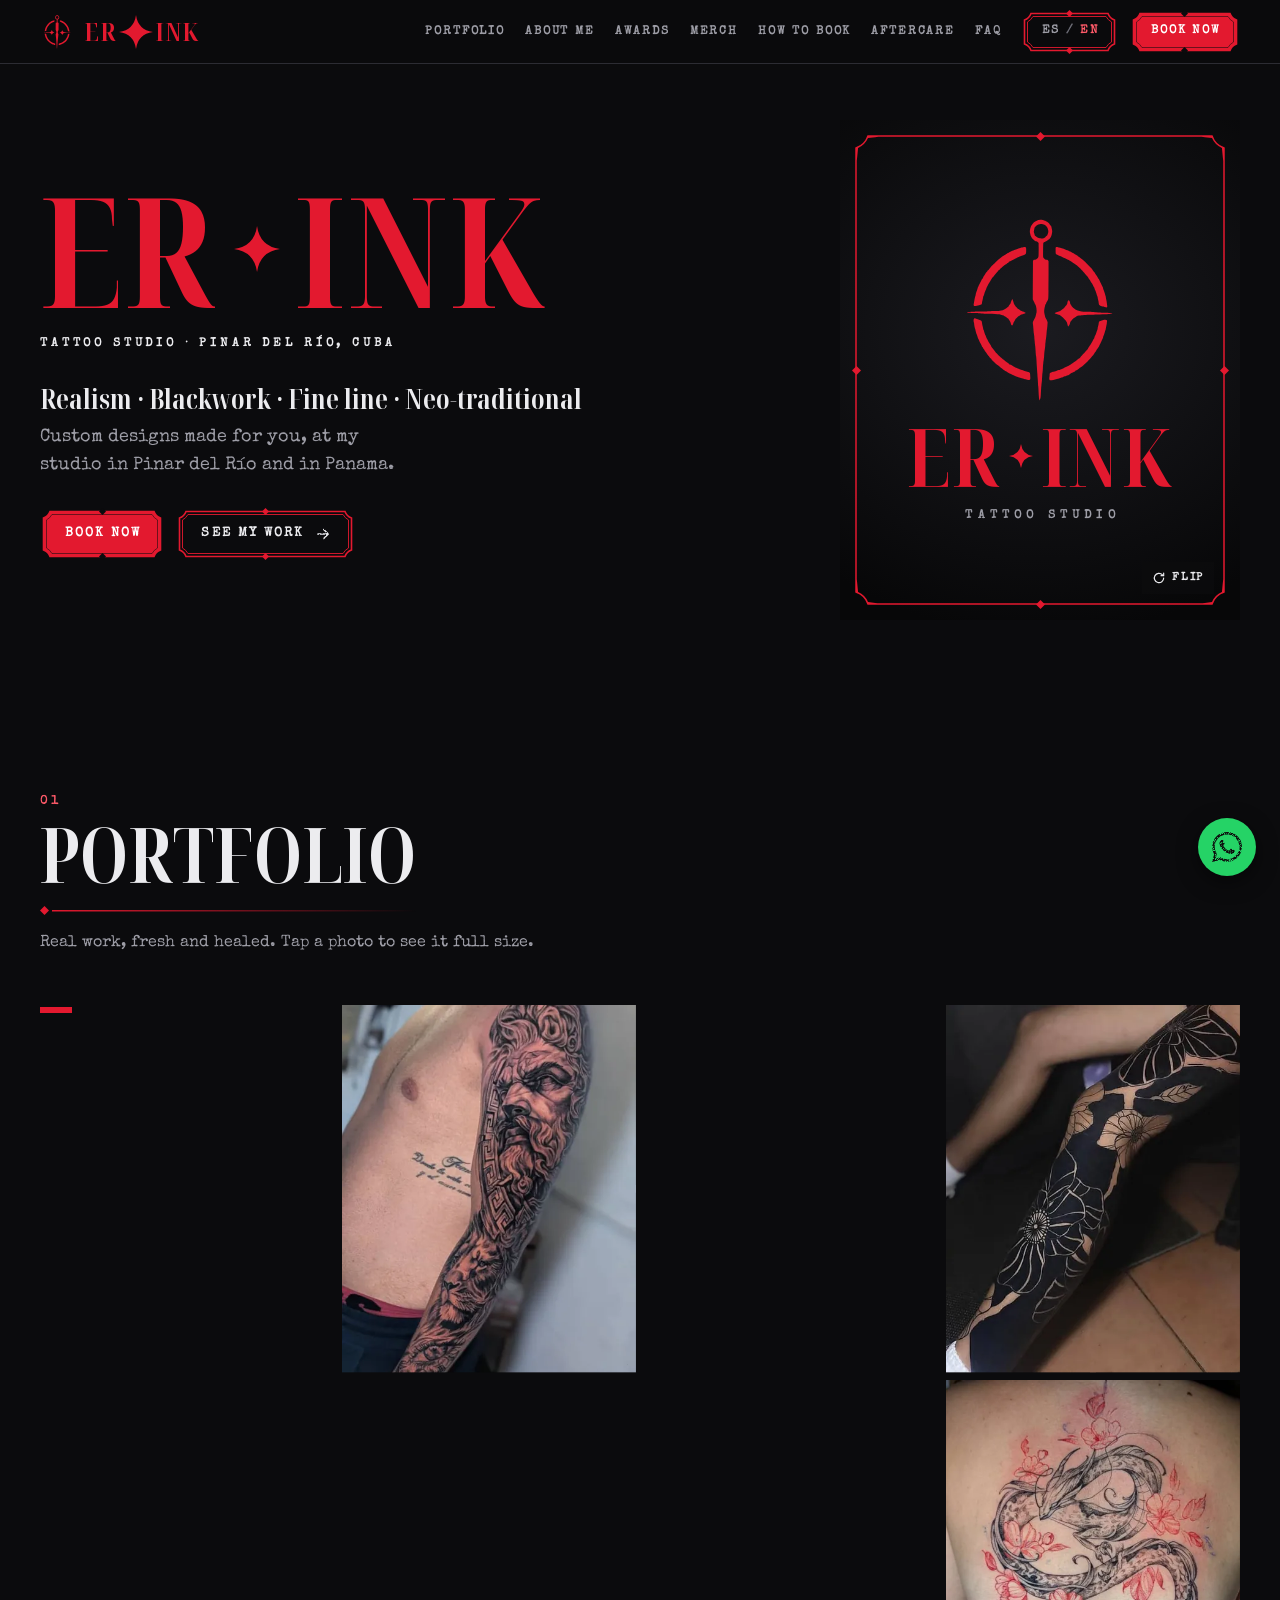
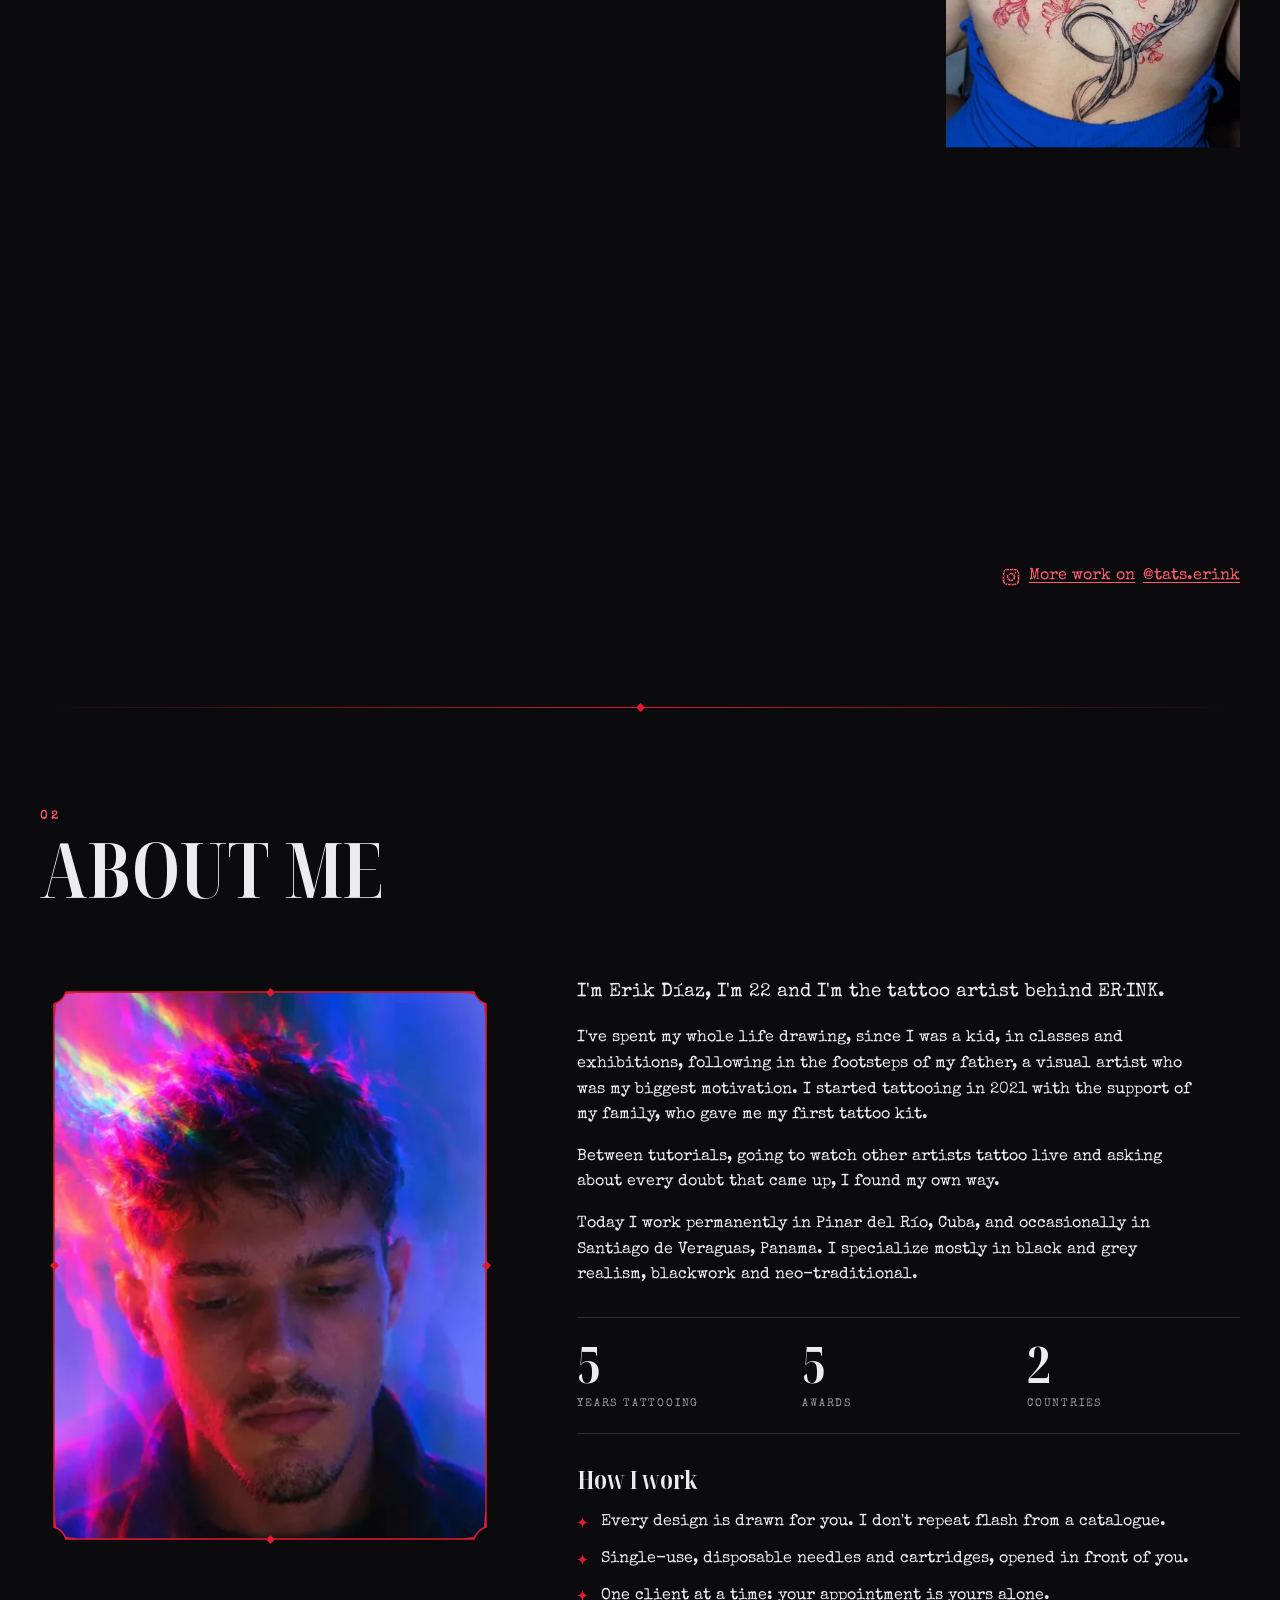
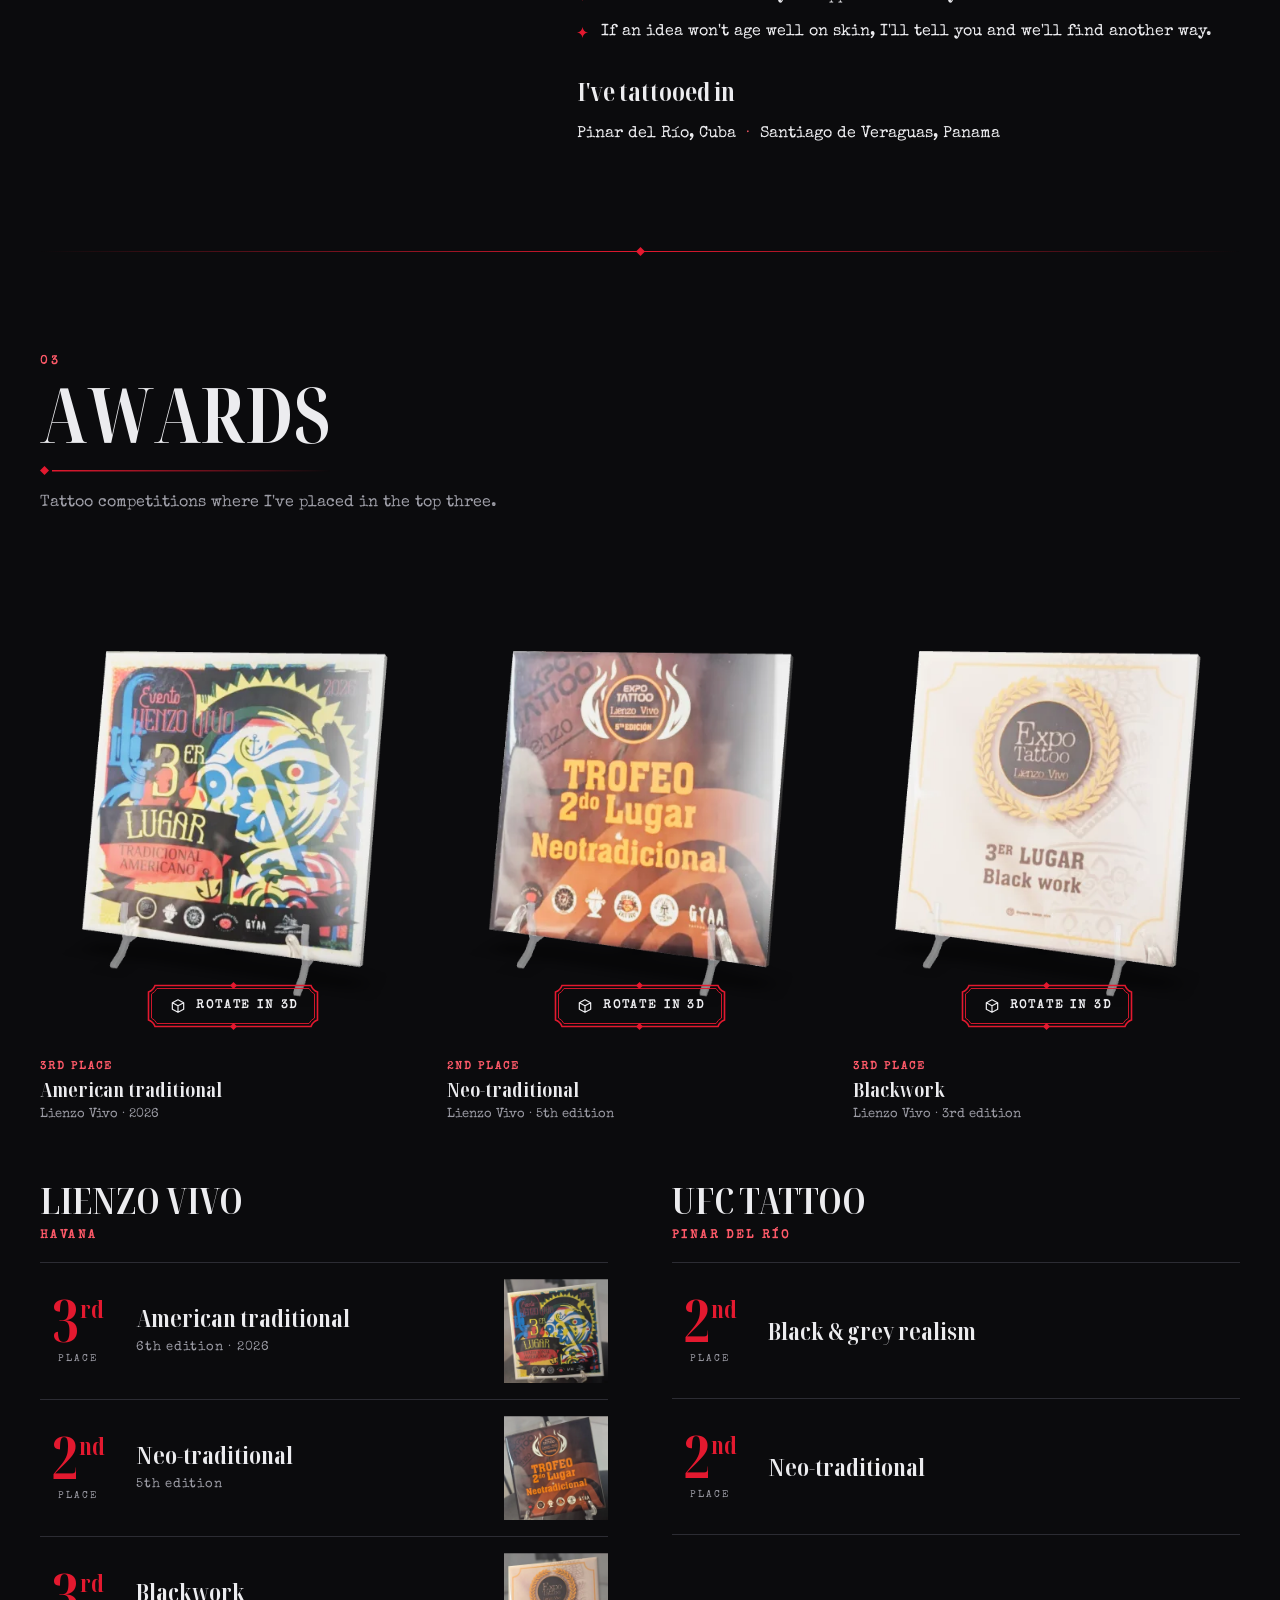
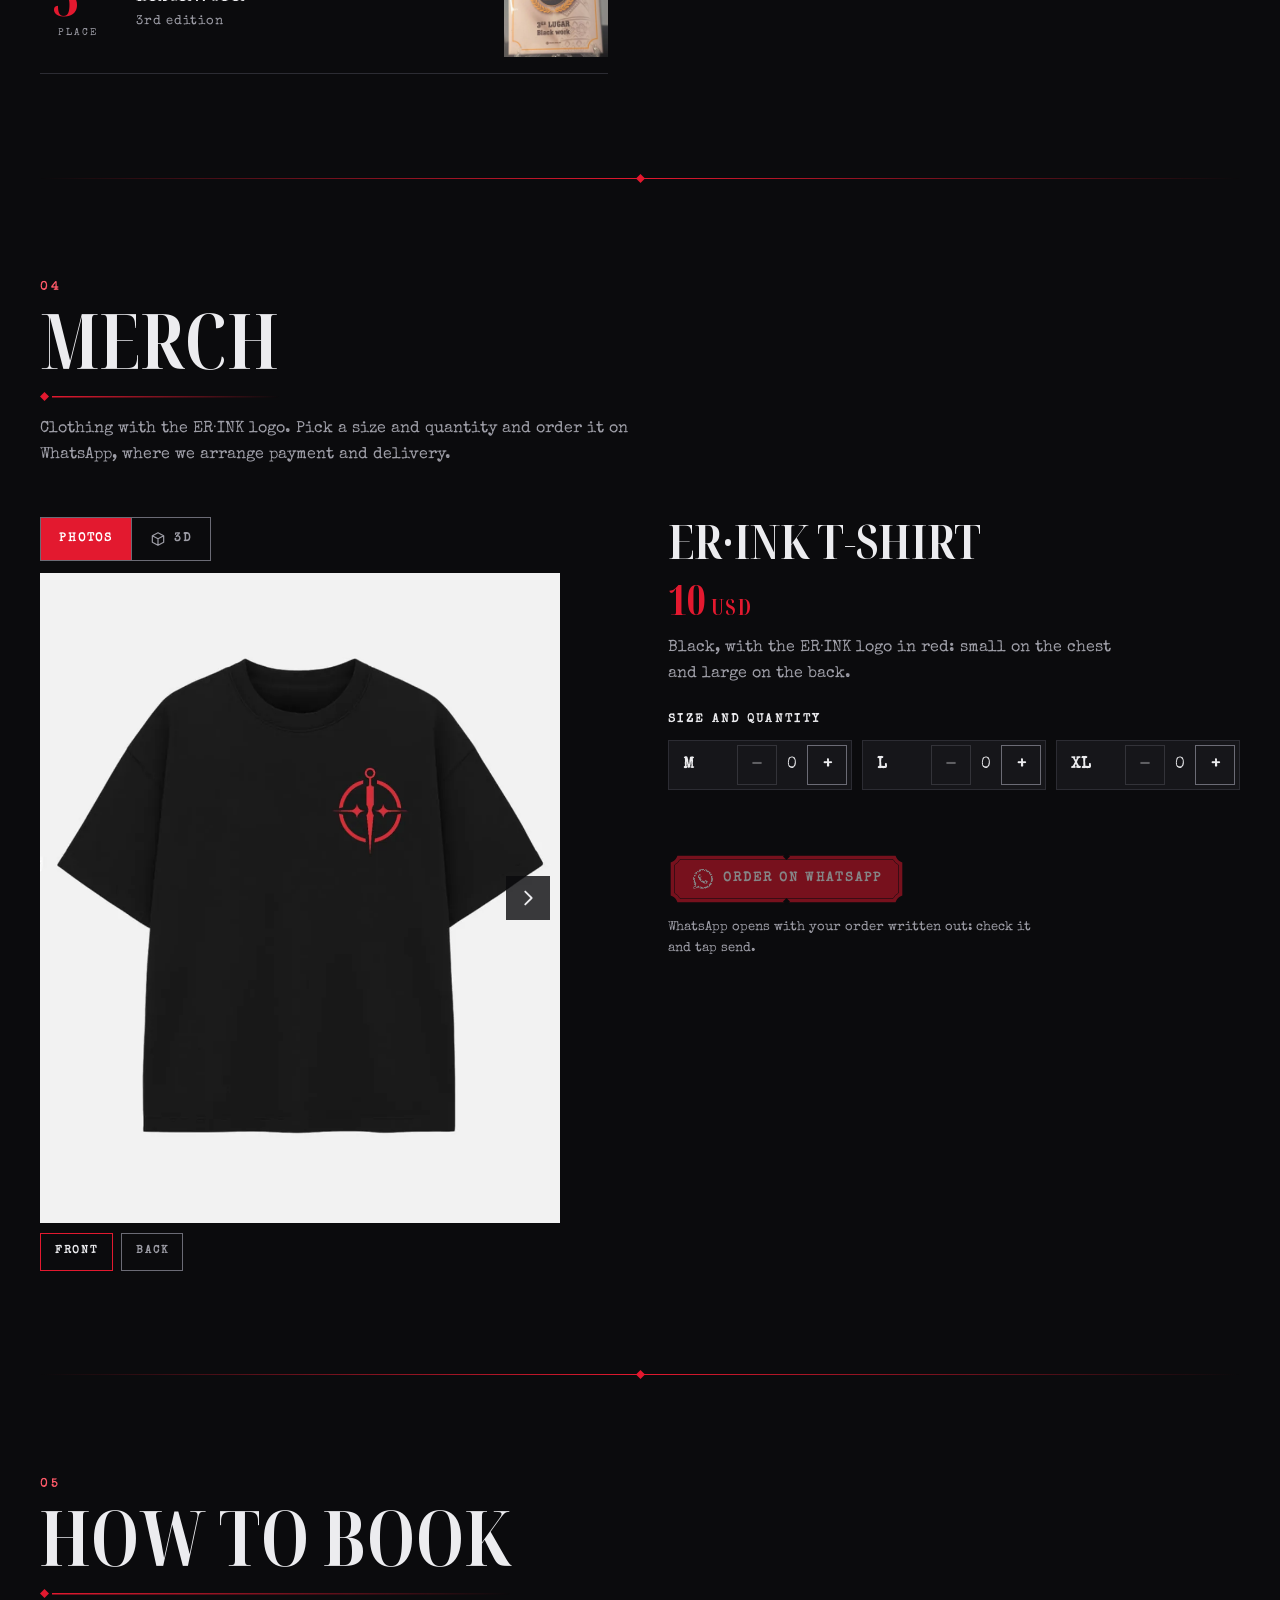
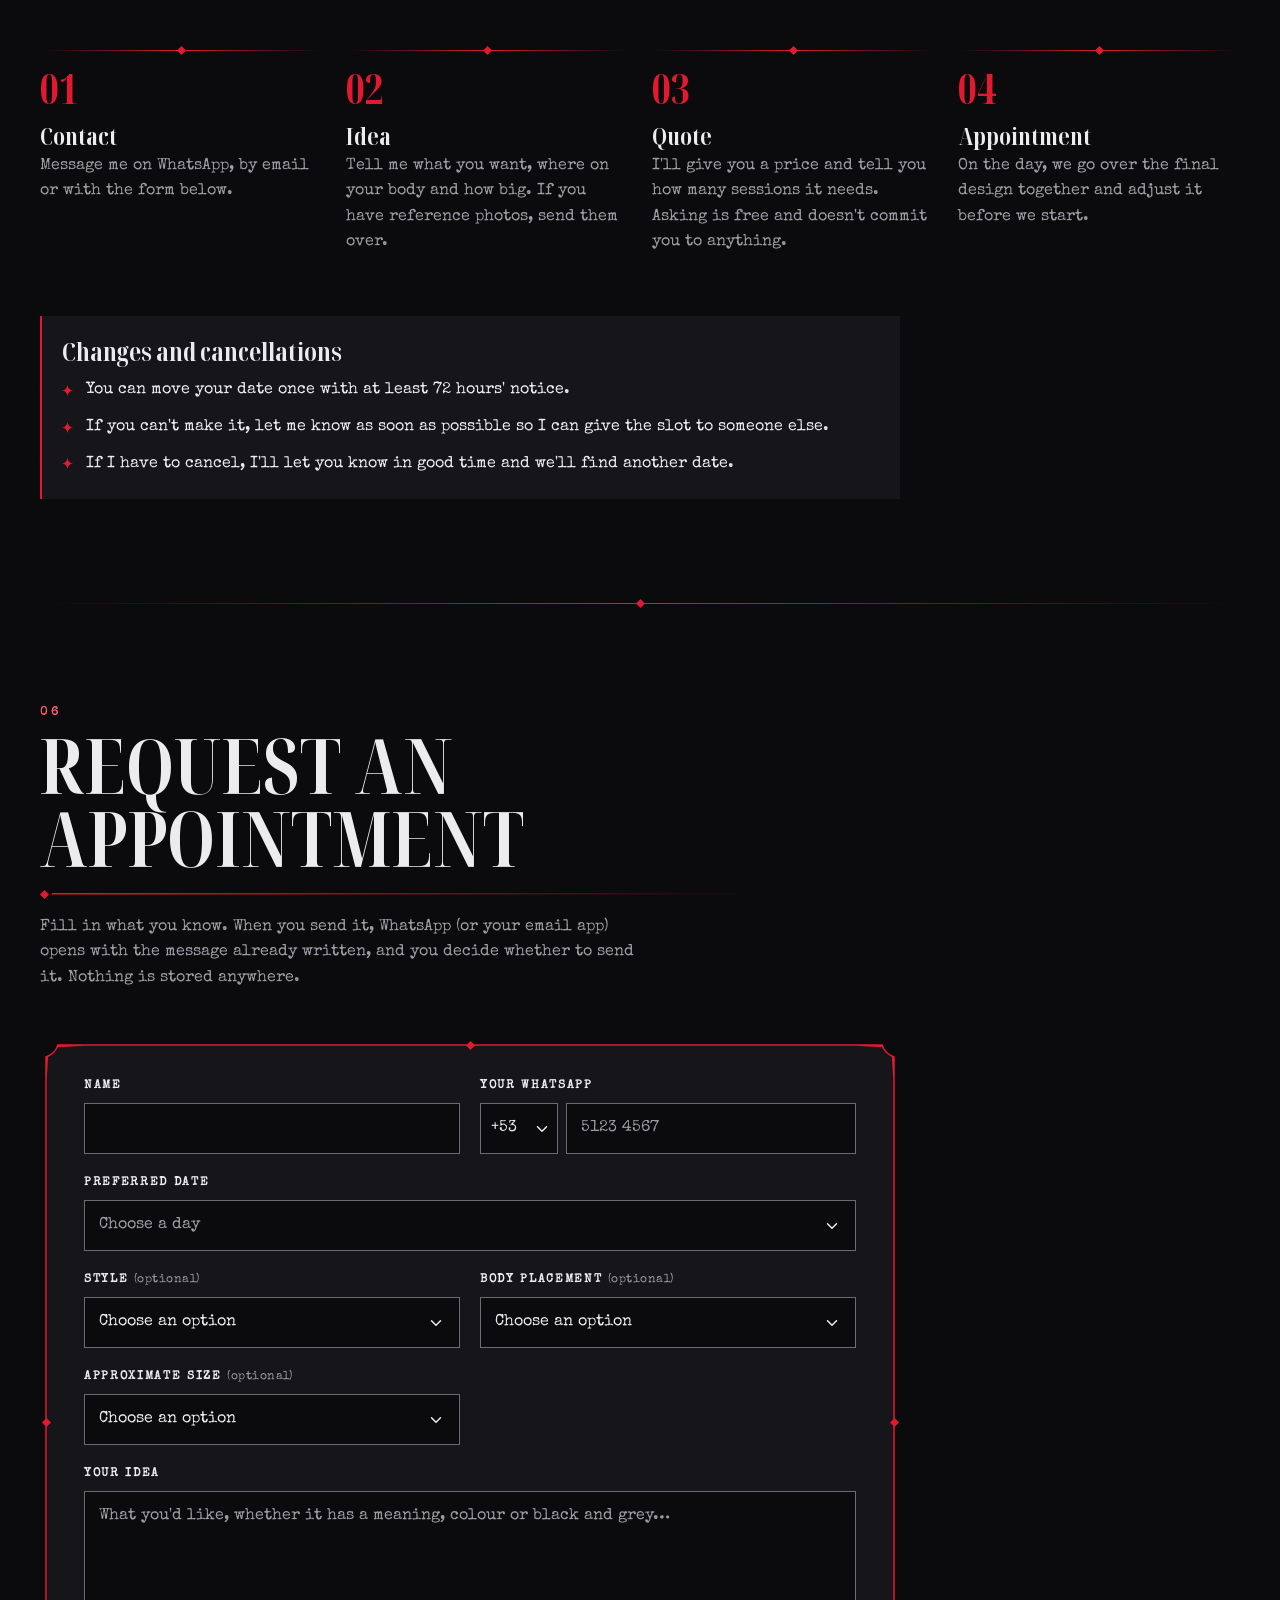
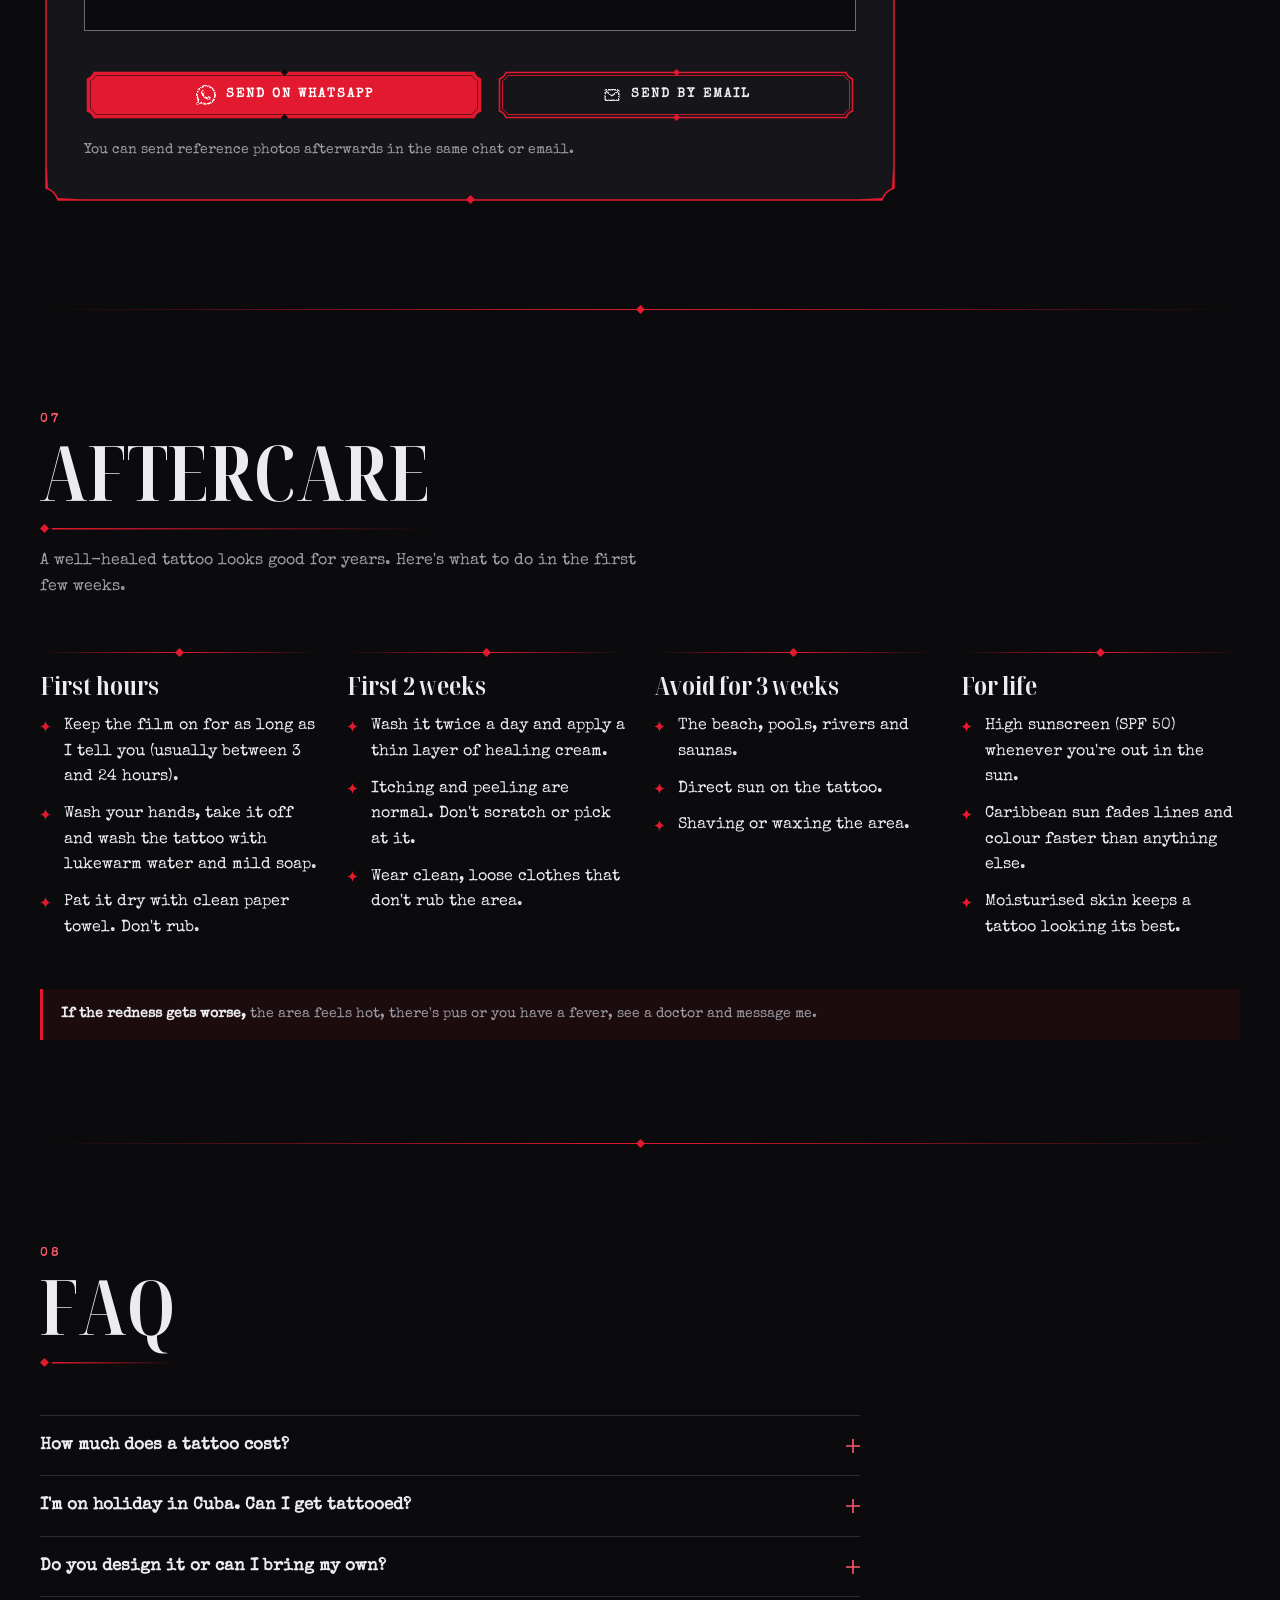
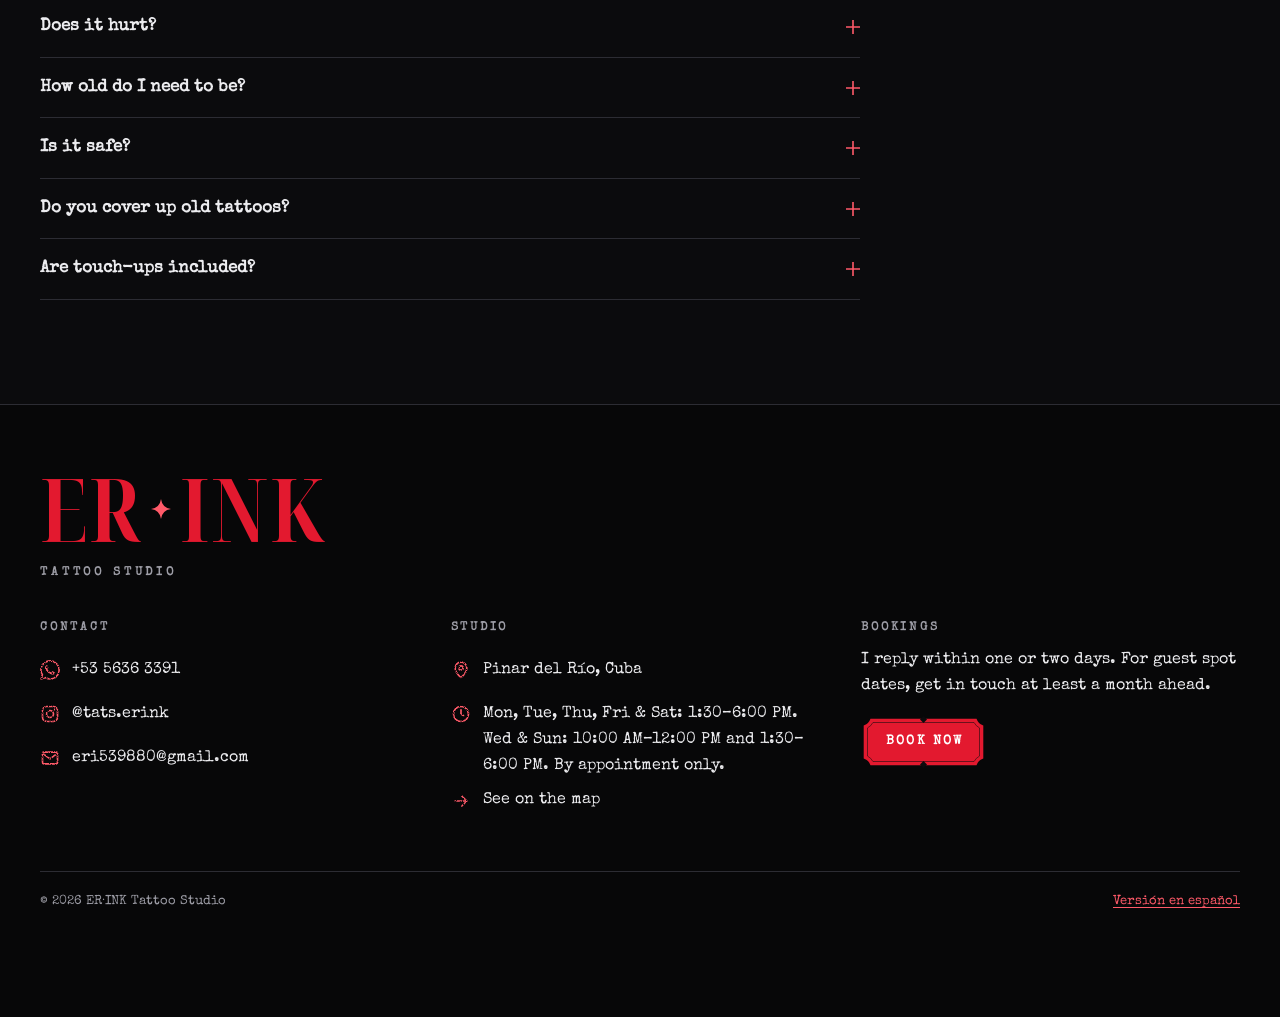
<file: index.html>
<!doctype html>
<html lang="es">
<head>
<meta charset="utf-8">
<meta name="viewport" content="width=device-width, initial-scale=1, viewport-fit=cover">

<!--
  ===================================================================
  PÁGINA EN ESPAÑOL. La versión en inglés es en/index.html.
  Busca "MODIFICAR" (Ctrl+F) para ver cada dato de ejemplo que hay
  que cambiar. Si cambias algo aquí, cámbialo también en en/index.html.

  La dirección de la web es https://erinktattoo.github.io
  (sale también en en/index.html, sitemap.xml y robots.txt).
  ===================================================================
-->

<!-- ✏️ MODIFICAR: título y descripción que salen en Google (ciudad y estilos) -->
<title>ER·INK Tattoo Studio · Tatuajes en Pinar del Río, Cuba</title>
<meta name="description" content="Tatuajes a medida en Pinar del Río (Cuba) y en Panamá: realismo, blackwork, fine line y neotradicional. Mira el portafolio, las próximas fechas de guest spot y reserva tu cita por WhatsApp.">

<script>
  // Idioma: usa el que eligió el visitante la última vez; si es su primera
  // visita y su navegador no está en español, lo lleva a la versión en inglés.
  (function () {
    var guardado;
    try { guardado = localStorage.getItem("idioma"); } catch (e) {}
    var esBot = /bot|crawl|spider|slurp|facebookexternalhit|whatsapp|preview/i.test(navigator.userAgent);
    var nav = ((navigator.languages && navigator.languages[0]) || navigator.language || "es").toLowerCase();
    var quiere = guardado || (esBot || nav.indexOf("es") === 0 ? "es" : "en");
    if (quiere === "en") location.replace("en/index.html" + location.hash);
    var raiz = document.documentElement;
    raiz.className += " js";
    // Animaciones al bajar por la página (no si el móvil pide reducir movimiento).
    // Si js/app.js no llega a cargar en 5 segundos, se muestra todo sin animar.
    if ("IntersectionObserver" in window && !(window.matchMedia && matchMedia("(prefers-reduced-motion: reduce)").matches)) {
      raiz.className += " animable";
      setTimeout(function () { if (!window.erinkListo) raiz.classList.remove("animable"); }, 5000);
    }
  })();
</script>

<link rel="preload" href="fuentes/erink-display.woff2" as="font" type="font/woff2" crossorigin>
<link rel="preload" href="fuentes/erink-type.woff2" as="font" type="font/woff2" crossorigin>
<link rel="stylesheet" href="css/estilos.css?v=20261106d">

<link rel="canonical" href="https://erinktattoo.github.io/">
<link rel="alternate" hreflang="es" href="https://erinktattoo.github.io/">
<link rel="alternate" hreflang="en" href="https://erinktattoo.github.io/en/">
<link rel="alternate" hreflang="x-default" href="https://erinktattoo.github.io/">

<meta name="theme-color" content="#0b0b0d">
<link rel="icon" href="favicon.ico" sizes="32x32">
<link rel="icon" href="favicon.svg" type="image/svg+xml">
<link rel="apple-touch-icon" href="apple-touch-icon.png">

<!-- Vista previa al compartir el enlace por WhatsApp, Instagram o Facebook -->
<meta property="og:type" content="website">
<meta property="og:site_name" content="ER·INK Tattoo Studio">
<meta property="og:title" content="ER·INK Tattoo Studio · Pinar del Río, Cuba">
<meta property="og:description" content="Realismo, blackwork, fine line y neotradicional. Mira el portafolio y reserva tu cita por WhatsApp.">
<meta property="og:url" content="https://erinktattoo.github.io/">
<meta property="og:image" content="https://erinktattoo.github.io/img/compartir.jpg">
<meta property="og:image:type" content="image/jpeg">
<meta property="og:image:width" content="1200">
<meta property="og:image:height" content="630">
<meta property="og:image:alt" content="Logotipo de ER·INK Tattoo Studio en rojo sobre negro">
<meta property="og:locale" content="es_ES">
<meta property="og:locale:alternate" content="en_US">
<meta name="twitter:card" content="summary_large_image">

<!-- ✏️ MODIFICAR: datos del estudio para Google (dirección, coordenadas del
     mapa, horario, teléfono, email, nombre del artista). Las coordenadas
     salen en Google Maps: mantén pulsado sobre el estudio y copia los números. -->
<script type="application/ld+json">
{
  "@context": "https://schema.org",
  "@type": "TattooParlor",
  "@id": "https://erinktattoo.github.io/#estudio",
  "name": "ER·INK Tattoo Studio",
  "description": "Estudio de tatuajes en Pinar del Río, Cuba. Realismo, blackwork, fine line y neotradicional, con guest spots en Panamá.",
  "url": "https://erinktattoo.github.io/",
  "image": "https://erinktattoo.github.io/img/compartir.jpg",
  "logo": "https://erinktattoo.github.io/apple-touch-icon.png",
  "telephone": "+53 5636 3391",
  "email": "eri539880@gmail.com",
  "priceRange": "$$",
  "address": {
    "@type": "PostalAddress",
    "addressLocality": "Pinar del Río",
    "addressRegion": "Pinar del Río",
    "addressCountry": "CU"
  },
  "geo": { "@type": "GeoCoordinates", "latitude": 22.422028, "longitude": -83.7075 },
  "areaServed": ["Cuba", "Panamá"],
  "openingHoursSpecification": [{
    "@type": "OpeningHoursSpecification",
    "dayOfWeek": ["Monday", "Tuesday", "Wednesday", "Thursday", "Friday", "Saturday", "Sunday"],
    "opens": "13:30",
    "closes": "18:00"
  }, {
    "@type": "OpeningHoursSpecification",
    "dayOfWeek": ["Wednesday", "Sunday"],
    "opens": "10:00",
    "closes": "12:00"
  }],
  "sameAs": ["https://www.instagram.com/tats.erink/"],
  "founder": { "@type": "Person", "name": "Erik Díaz", "jobTitle": "Tatuador" },
  "knowsLanguage": ["es", "en"]
}
</script>
</head>

<body>
<a class="saltar" href="#contenido">Saltar al contenido</a>

<!-- Íconos (se usan más abajo con <use href="#...">) -->
<svg class="sprite" xmlns="http://www.w3.org/2000/svg" aria-hidden="true">
  <!-- Logo de ER·INK (el archivo original del tatuador, logo_kunai_circulo.svg) -->
  <symbol id="i-logo" viewBox="-206 -11 2064 2064">
    <path fill="currentColor" fill-rule="evenodd" d="M 815 11 C 802 13,798 14,790 20 C 786 22,781 25,778 26 C 765 31,753 41,738 62 C 728 75,727 77,723 88 C 713 114,710 140,714 158 C 715 162,717 170,718 175 C 719 180,721 186,722 189 C 724 191,727 197,728 201 C 732 209,743 222,761 239 C 770 248,773 249,782 251 C 797 256,806 262,810 269 C 811 273,811 278,811 322 C 811 401,810 417,809 422 C 804 441,791 453,772 456 C 768 457,763 457,761 458 C 757 458,750 464,748 469 C 747 471,747 480,747 508 C 747 527,747 579,746 622 C 746 666,745 746,745 800 L 745 900 747 907 C 748 911,751 917,754 920 C 760 930,764 937,766 945 C 767 951,768 953,772 957 C 774 960,776 964,777 966 C 777 968,779 974,781 980 C 785 997,786 1002,787 1014 C 789 1031,788 1046,786 1053 C 785 1057,783 1066,781 1074 C 779 1082,777 1091,776 1094 C 771 1106,762 1125,756 1135 C 745 1153,745 1153,748 1189 C 750 1203,751 1221,752 1230 C 754 1259,755 1271,758 1289 C 760 1299,761 1311,762 1317 C 762 1323,763 1333,763 1340 C 764 1348,765 1361,766 1370 C 767 1388,770 1414,773 1432 C 773 1438,775 1449,775 1458 C 776 1467,776 1480,777 1487 C 777 1494,778 1507,779 1515 C 779 1525,780 1531,781 1535 C 783 1540,783 1542,786 1576 C 787 1597,788 1607,790 1648 C 791 1658,792 1676,793 1690 C 794 1703,795 1723,796 1734 C 797 1746,798 1761,798 1768 C 799 1774,800 1788,801 1800 C 804 1849,805 1863,806 1874 C 807 1888,809 1909,810 1938 C 810 1950,812 1966,812 1976 C 813 1985,814 1996,814 1999 C 814 2006,818 2031,820 2032 C 821 2034,823 2032,824 2027 C 825 2024,827 2019,829 2016 C 832 2009,832 2009,835 1971 C 835 1955,837 1936,837 1929 C 838 1922,838 1909,839 1900 C 839 1892,841 1877,842 1866 C 843 1856,844 1843,845 1838 C 845 1832,846 1824,847 1820 C 847 1816,848 1809,848 1805 C 848 1801,848 1793,849 1786 C 849 1780,851 1765,851 1753 C 852 1741,853 1729,854 1727 C 855 1723,858 1695,859 1658 C 860 1643,861 1630,861 1629 C 862 1629,862 1623,863 1616 C 863 1609,865 1595,867 1585 C 870 1564,872 1551,873 1523 C 874 1502,876 1486,878 1472 C 879 1468,880 1460,881 1455 C 881 1450,882 1443,883 1439 C 883 1436,885 1424,885 1413 C 886 1402,887 1389,888 1384 C 889 1379,889 1368,890 1361 C 891 1354,892 1346,893 1343 C 893 1341,895 1331,896 1322 C 896 1312,898 1299,899 1292 C 899 1284,900 1272,901 1265 C 901 1258,903 1249,903 1246 C 904 1244,905 1234,906 1225 C 907 1216,908 1203,909 1197 C 909 1191,910 1179,911 1171 L 911 1156 907 1147 C 905 1142,903 1138,903 1137 C 903 1135,897 1122,891 1113 C 885 1102,883 1096,880 1080 C 878 1073,876 1063,875 1058 C 871 1041,873 1015,878 994 C 880 987,882 978,883 974 C 884 965,886 962,889 957 C 891 955,894 950,895 945 C 897 940,901 933,905 927 C 920 902,920 906,921 806 C 921 760,922 667,922 599 L 922 474 920 470 C 917 463,910 459,898 458 C 887 456,885 455,875 445 C 866 437,863 434,862 429 C 860 422,861 279,863 273 C 865 265,871 261,889 254 C 898 250,902 248,909 242 C 912 239,917 236,919 234 C 937 222,952 199,957 176 C 958 169,960 160,961 156 C 964 145,964 133,961 120 C 959 113,957 103,956 97 C 953 82,952 81,945 73 C 942 69,937 63,934 58 C 927 47,923 44,905 32 C 885 19,889 20,855 11 C 846 9,829 9,815 11 M 834 57 C 814 59,799 64,788 74 C 784 78,778 84,774 86 C 767 91,765 94,763 107 C 762 113,760 122,759 128 C 755 139,756 143,760 157 C 762 161,764 170,765 174 C 767 185,769 187,774 190 C 776 191,782 196,786 200 C 797 210,807 214,826 217 C 851 221,873 215,888 201 C 892 198,896 194,898 192 C 906 187,908 184,910 178 C 910 175,913 168,915 163 C 921 146,921 136,914 113 C 910 96,907 92,894 79 C 887 72,884 69,876 65 C 860 57,852 56,834 57 M 636 317 C 626 319,612 323,605 325 C 598 327,589 330,585 331 C 581 331,576 334,572 336 C 569 338,561 340,555 342 C 539 346,490 367,482 374 C 475 380,473 381,466 383 C 461 384,458 386,454 390 C 451 392,445 396,440 398 C 436 400,429 405,425 408 C 419 413,412 417,396 427 C 392 430,386 435,382 439 C 378 442,372 447,368 449 C 364 452,357 458,351 463 C 346 468,339 474,336 476 C 333 479,329 483,327 486 C 322 493,301 513,294 518 C 291 520,286 524,284 527 C 282 529,276 536,270 543 C 264 549,257 558,254 563 C 251 568,246 573,243 576 C 240 578,237 582,235 585 C 233 588,229 593,227 596 C 220 603,215 609,210 620 C 207 625,202 632,199 636 C 192 644,189 649,187 658 C 186 664,185 665,180 670 C 175 674,173 677,170 684 C 168 689,165 696,162 700 C 160 704,156 713,153 719 C 150 725,146 734,143 738 C 140 743,138 749,137 751 C 136 753,134 759,131 764 C 129 769,126 777,126 781 C 125 785,121 796,118 805 C 110 824,108 831,105 846 C 104 853,102 861,101 864 C 98 870,92 899,90 912 C 90 917,87 930,85 940 C 80 965,80 971,88 975 C 94 978,123 974,142 967 C 148 964,156 962,159 961 C 172 957,174 955,175 942 C 176 930,179 917,182 908 C 185 898,188 883,188 876 C 188 870,190 865,194 860 C 196 857,198 854,200 844 C 203 832,209 816,216 800 C 219 794,222 786,224 780 C 225 774,227 769,230 765 C 232 762,235 756,237 752 C 240 744,246 733,253 722 C 255 719,259 712,262 706 C 266 701,269 695,271 693 C 272 692,275 687,277 682 C 280 677,284 671,286 668 C 289 665,293 659,296 655 C 299 651,306 642,311 636 C 316 630,323 621,327 617 C 330 613,337 605,341 600 C 346 595,352 588,354 585 C 357 579,359 577,369 572 C 373 570,375 567,379 562 C 382 557,385 554,389 551 C 393 548,398 545,400 542 C 411 532,429 518,438 512 C 444 508,450 504,453 502 C 455 500,460 496,464 494 C 469 491,472 488,475 484 C 479 479,480 478,492 475 C 494 475,499 472,503 469 C 508 466,518 461,525 457 C 533 453,542 448,545 446 C 548 444,555 442,559 440 C 564 438,570 435,573 433 C 579 429,589 425,614 416 C 623 413,634 409,638 407 C 643 404,650 402,653 400 C 666 396,668 393,670 377 C 672 363,672 327,669 322 C 665 312,661 311,636 317 M 1010 314 C 1002 317,1000 323,1001 334 C 1001 339,1001 353,1001 365 C 1002 394,1002 395,1030 406 C 1037 409,1046 413,1051 415 C 1056 417,1061 419,1064 420 C 1066 421,1074 424,1080 428 C 1087 431,1096 435,1100 437 C 1111 441,1115 443,1123 449 C 1126 451,1131 454,1134 455 C 1141 457,1156 465,1162 469 C 1165 471,1171 475,1174 477 C 1178 479,1184 483,1188 485 C 1192 488,1199 493,1204 497 C 1210 500,1217 506,1220 509 C 1223 511,1229 515,1232 517 C 1236 519,1241 523,1244 526 C 1247 529,1253 534,1256 536 C 1265 543,1278 555,1285 563 C 1288 567,1293 572,1296 574 C 1299 576,1303 580,1304 583 C 1306 585,1311 592,1316 597 C 1321 602,1329 611,1332 616 C 1336 620,1344 630,1350 636 C 1360 646,1362 648,1366 656 C 1368 662,1372 668,1376 672 C 1379 676,1383 682,1385 685 C 1388 692,1399 709,1408 722 C 1412 729,1420 744,1424 753 C 1425 756,1428 761,1430 763 C 1435 769,1436 771,1438 780 C 1439 785,1441 790,1444 796 C 1451 811,1460 835,1462 848 C 1463 853,1465 858,1467 862 C 1470 868,1471 871,1473 880 C 1473 886,1476 897,1477 904 C 1482 920,1484 931,1485 944 C 1486 956,1488 960,1496 968 C 1503 974,1510 978,1520 979 C 1523 980,1530 981,1534 982 C 1537 983,1542 984,1544 984 C 1547 985,1552 986,1555 988 C 1576 997,1585 989,1579 968 C 1578 962,1577 951,1576 944 C 1575 936,1574 925,1572 918 C 1567 894,1565 883,1564 876 C 1564 872,1562 866,1561 862 C 1559 859,1557 853,1557 849 C 1554 838,1544 808,1540 798 C 1537 793,1535 786,1534 780 C 1533 773,1531 768,1529 764 C 1525 757,1514 733,1509 722 C 1508 718,1503 709,1500 703 C 1497 697,1493 690,1492 687 C 1489 678,1487 675,1482 670 C 1479 667,1477 663,1475 659 C 1472 652,1471 649,1465 642 C 1463 639,1458 631,1454 625 C 1450 619,1445 611,1443 608 C 1441 606,1439 602,1438 600 C 1437 599,1434 595,1431 593 C 1429 590,1423 582,1418 575 C 1413 568,1406 558,1402 554 C 1398 550,1393 544,1391 542 C 1389 540,1382 532,1375 525 C 1368 518,1361 510,1358 507 C 1356 504,1351 500,1349 498 C 1346 496,1341 491,1339 488 C 1336 485,1332 481,1328 478 C 1324 476,1317 470,1312 464 C 1305 457,1299 452,1290 446 C 1284 442,1274 435,1269 430 C 1264 426,1258 421,1255 420 C 1252 418,1247 414,1244 411 C 1240 408,1235 405,1230 402 C 1225 400,1218 395,1214 392 C 1210 389,1203 385,1197 382 C 1191 379,1183 375,1180 372 C 1176 370,1168 367,1163 365 C 1157 363,1151 360,1147 357 C 1143 354,1138 352,1132 350 C 1127 348,1116 344,1109 341 C 1089 331,1049 319,1039 319 C 1038 319,1033 318,1028 316 C 1019 313,1014 312,1010 314 M 513 902 C 510 906,500 931,495 947 C 494 950,491 954,487 958 C 483 963,480 967,478 971 C 475 980,472 983,465 988 C 461 990,455 995,452 999 C 437 1012,413 1024,392 1027 C 388 1028,383 1029,381 1029 C 379 1030,356 1031,330 1032 C 303 1032,279 1033,276 1034 C 266 1034,217 1036,192 1037 C 179 1037,164 1038,158 1038 C 151 1039,137 1039,126 1039 C 114 1039,100 1040,94 1040 C 89 1041,77 1041,68 1042 C 59 1042,48 1043,44 1043 C 40 1044,32 1044,26 1044 C 15 1045,11 1046,11 1048 C 11 1051,14 1051,32 1052 C 42 1053,55 1053,60 1054 C 66 1054,84 1054,102 1055 C 119 1056,137 1057,142 1057 C 148 1058,158 1059,165 1059 C 171 1059,181 1060,185 1060 C 190 1061,204 1062,217 1063 C 255 1065,320 1067,349 1068 C 375 1069,376 1069,381 1071 C 384 1073,391 1075,396 1076 C 401 1077,408 1079,410 1080 C 418 1083,439 1095,452 1105 C 459 1110,466 1115,468 1117 C 469 1118,473 1123,476 1128 C 479 1133,484 1140,487 1144 C 493 1153,495 1156,498 1169 C 502 1187,511 1198,517 1193 C 520 1191,525 1180,527 1171 C 530 1158,532 1155,537 1149 C 540 1145,543 1140,545 1136 C 549 1126,553 1120,561 1114 C 564 1112,569 1107,572 1103 C 576 1097,579 1095,584 1092 C 587 1091,593 1087,596 1085 C 610 1076,624 1070,645 1064 C 664 1059,667 1057,661 1050 C 659 1047,651 1043,631 1037 C 614 1031,609 1029,600 1021 C 596 1018,589 1013,584 1011 C 577 1007,575 1006,572 1002 C 570 999,565 993,560 988 C 555 983,550 975,548 972 C 546 968,542 963,540 961 C 536 955,535 954,532 945 C 523 914,521 905,519 903 C 518 901,515 900,513 902 M 1143 914 C 1138 919,1134 931,1132 947 C 1131 953,1125 963,1116 973 C 1111 978,1106 984,1104 987 C 1095 1001,1095 1001,1081 1010 C 1078 1012,1072 1017,1067 1022 C 1056 1031,1049 1035,1037 1038 C 1024 1041,1017 1043,1003 1050 C 985 1059,986 1060,1008 1065 C 1014 1067,1023 1069,1027 1071 C 1031 1073,1037 1074,1039 1075 C 1045 1077,1049 1079,1054 1083 C 1056 1085,1061 1088,1065 1090 C 1077 1096,1106 1125,1112 1137 C 1114 1142,1117 1146,1121 1151 C 1125 1155,1127 1158,1128 1161 C 1141 1211,1141 1212,1152 1196 C 1158 1187,1162 1179,1164 1168 C 1166 1155,1167 1154,1172 1148 C 1175 1146,1179 1140,1182 1136 C 1190 1124,1214 1105,1230 1097 C 1233 1095,1239 1091,1242 1089 C 1249 1084,1250 1083,1273 1082 C 1284 1081,1298 1079,1304 1079 C 1328 1077,1342 1076,1390 1074 C 1416 1073,1445 1072,1453 1071 C 1467 1070,1507 1069,1575 1068 C 1603 1067,1624 1066,1630 1064 C 1645 1060,1644 1061,1633 1058 C 1628 1057,1618 1056,1599 1055 C 1584 1054,1569 1053,1564 1053 C 1559 1052,1546 1052,1534 1052 C 1510 1051,1494 1050,1454 1047 C 1439 1045,1418 1044,1407 1044 C 1396 1043,1377 1042,1366 1042 C 1355 1041,1335 1041,1323 1040 C 1298 1039,1295 1038,1279 1034 C 1273 1033,1264 1031,1259 1030 C 1243 1027,1228 1019,1209 1004 C 1191 990,1186 984,1179 972 C 1176 967,1172 962,1171 960 C 1166 954,1165 952,1164 942 C 1160 919,1151 907,1143 914 M 87 1116 C 82 1119,79 1141,82 1152 C 83 1154,85 1161,86 1166 C 91 1206,92 1210,100 1237 C 102 1246,104 1256,105 1260 C 107 1272,110 1281,118 1300 C 122 1311,126 1322,127 1327 C 128 1333,130 1338,132 1341 C 134 1343,136 1348,138 1351 C 146 1369,154 1386,155 1389 C 156 1391,160 1399,164 1406 C 168 1413,172 1421,173 1424 C 175 1430,176 1433,182 1438 C 186 1441,187 1443,188 1447 C 190 1453,191 1455,197 1462 C 199 1465,203 1470,205 1475 C 207 1479,212 1486,215 1489 C 220 1496,230 1511,236 1521 C 238 1525,242 1530,247 1534 C 252 1539,256 1543,258 1547 C 261 1553,267 1559,274 1564 C 278 1566,280 1569,283 1575 C 287 1582,289 1584,293 1587 C 303 1595,319 1611,326 1619 C 331 1626,333 1627,340 1631 C 347 1634,350 1636,355 1642 C 358 1646,364 1651,367 1652 C 370 1654,375 1658,378 1661 C 381 1665,386 1669,390 1671 C 394 1673,399 1676,403 1679 C 406 1682,412 1687,416 1690 C 421 1692,427 1697,430 1699 C 433 1702,439 1706,444 1708 C 448 1710,454 1714,456 1716 C 461 1719,479 1729,487 1733 C 489 1734,495 1737,500 1740 C 506 1742,515 1747,521 1749 C 526 1751,535 1755,540 1758 C 548 1762,565 1769,583 1775 C 589 1776,597 1779,602 1781 C 607 1783,616 1785,622 1787 C 628 1789,638 1791,642 1793 C 667 1801,674 1803,679 1803 C 682 1803,688 1804,691 1805 C 702 1808,707 1808,711 1804 C 716 1800,718 1793,718 1783 C 717 1779,717 1767,716 1756 C 715 1731,714 1727,707 1723 C 701 1719,693 1716,682 1714 C 677 1713,670 1711,666 1709 C 663 1708,657 1706,653 1705 C 649 1704,641 1701,635 1698 C 628 1696,619 1692,613 1690 C 607 1688,600 1686,597 1685 C 595 1684,589 1682,585 1681 C 581 1680,575 1677,571 1675 C 567 1673,562 1670,559 1669 C 552 1667,546 1663,540 1659 C 539 1658,532 1654,525 1651 C 518 1648,508 1642,504 1639 C 499 1636,494 1633,490 1632 C 481 1630,479 1629,475 1623 C 472 1620,468 1616,465 1614 C 462 1613,457 1609,454 1606 C 451 1604,444 1599,438 1595 C 428 1588,411 1575,401 1566 C 397 1562,392 1557,388 1555 C 385 1553,380 1548,378 1545 C 375 1542,370 1537,366 1534 C 360 1531,358 1528,355 1524 C 353 1520,347 1513,342 1508 C 336 1503,328 1494,324 1488 C 320 1482,312 1472,307 1466 C 291 1447,283 1436,278 1427 C 276 1422,272 1415,270 1412 C 267 1408,263 1401,261 1397 C 258 1392,252 1382,248 1376 C 243 1368,239 1361,237 1356 C 236 1352,233 1346,232 1344 C 230 1342,228 1339,227 1338 C 226 1337,225 1332,223 1327 C 222 1322,219 1314,216 1308 C 209 1293,202 1275,200 1264 C 198 1253,197 1250,193 1244 C 191 1242,190 1239,189 1235 C 188 1225,185 1209,182 1200 C 179 1190,177 1177,175 1164 C 174 1143,167 1136,141 1130 C 133 1128,124 1125,117 1123 C 110 1119,91 1114,90 1115 C 90 1115,89 1116,87 1116 M 1551 1130 C 1548 1130,1542 1132,1537 1134 C 1533 1136,1524 1138,1519 1139 C 1497 1145,1487 1151,1486 1160 C 1485 1161,1484 1168,1484 1174 C 1483 1181,1480 1193,1478 1201 C 1476 1210,1473 1222,1473 1228 C 1471 1236,1470 1241,1468 1247 C 1466 1251,1464 1256,1463 1258 C 1462 1266,1451 1296,1445 1308 C 1440 1317,1438 1324,1437 1328 C 1435 1337,1434 1340,1429 1345 C 1425 1348,1423 1351,1422 1355 C 1419 1366,1413 1377,1400 1396 C 1394 1406,1386 1419,1383 1423 C 1380 1429,1376 1435,1373 1438 C 1369 1442,1367 1446,1366 1449 C 1362 1460,1361 1461,1352 1469 C 1347 1474,1341 1480,1339 1484 C 1334 1491,1322 1504,1313 1513 C 1309 1517,1305 1522,1303 1524 C 1302 1527,1297 1531,1293 1534 C 1289 1537,1285 1542,1283 1545 C 1276 1556,1269 1562,1257 1568 C 1253 1571,1248 1574,1244 1579 C 1240 1584,1236 1587,1231 1589 C 1227 1591,1220 1597,1215 1601 C 1209 1605,1202 1610,1199 1613 C 1189 1618,1174 1628,1167 1634 C 1164 1636,1159 1640,1156 1641 C 1153 1642,1149 1645,1147 1646 C 1142 1650,1138 1652,1134 1653 C 1131 1654,1125 1657,1086 1676 C 1075 1681,1065 1685,1064 1686 C 1062 1686,1057 1688,1053 1690 C 1049 1692,1042 1695,1038 1695 C 1035 1696,1021 1700,1009 1704 C 996 1709,981 1713,973 1715 C 963 1717,958 1718,952 1721 C 948 1723,944 1725,944 1725 C 943 1725,941 1726,939 1728 C 935 1731,934 1736,934 1755 C 933 1763,932 1772,931 1776 C 928 1790,930 1803,937 1808 C 943 1812,984 1805,1015 1795 C 1024 1792,1034 1790,1038 1789 C 1042 1788,1049 1786,1053 1784 C 1057 1783,1064 1780,1067 1779 C 1071 1778,1079 1775,1085 1772 C 1092 1769,1100 1766,1104 1765 C 1108 1764,1116 1761,1122 1758 C 1128 1756,1135 1754,1137 1753 C 1140 1752,1144 1750,1147 1749 C 1149 1747,1155 1744,1159 1741 C 1163 1739,1169 1736,1171 1734 C 1174 1732,1181 1728,1186 1726 C 1191 1724,1197 1721,1199 1720 C 1201 1718,1205 1716,1208 1715 C 1210 1713,1216 1710,1220 1707 C 1223 1704,1229 1700,1233 1698 C 1237 1697,1242 1693,1246 1690 C 1250 1688,1257 1683,1262 1679 C 1266 1675,1274 1670,1278 1667 C 1283 1664,1289 1660,1292 1657 C 1294 1655,1300 1651,1304 1648 C 1309 1645,1317 1638,1328 1627 C 1337 1618,1347 1609,1350 1606 C 1353 1604,1359 1599,1362 1595 C 1365 1590,1371 1585,1374 1583 C 1381 1577,1384 1574,1390 1566 C 1393 1563,1398 1557,1402 1552 C 1405 1548,1412 1540,1416 1535 C 1419 1530,1425 1523,1428 1519 C 1431 1516,1435 1510,1437 1506 C 1439 1503,1443 1497,1446 1493 C 1449 1490,1454 1482,1456 1477 C 1459 1472,1464 1465,1466 1462 C 1469 1459,1472 1454,1474 1450 C 1476 1447,1479 1441,1482 1438 C 1486 1433,1489 1428,1490 1424 C 1492 1420,1496 1412,1499 1406 C 1502 1400,1506 1393,1507 1389 C 1513 1377,1521 1357,1522 1354 C 1523 1352,1525 1348,1527 1345 C 1530 1340,1534 1328,1534 1323 C 1534 1322,1536 1317,1538 1312 C 1544 1300,1552 1274,1555 1262 C 1557 1256,1559 1249,1561 1246 C 1562 1242,1564 1237,1564 1232 C 1565 1225,1567 1214,1572 1190 C 1574 1183,1575 1173,1576 1166 C 1576 1159,1577 1152,1578 1151 C 1584 1136,1571 1127,1551 1130"/>
  </symbol>
  <symbol id="i-girar" viewBox="0 0 24 24">
    <path fill="none" stroke="currentColor" stroke-width="2" stroke-linecap="round" stroke-linejoin="round" d="M20 12a8 8 0 1 1-2.34-5.66M20 3.5V8h-4.5"/>
  </symbol>
  <symbol id="i-tel" viewBox="0 0 24 24">
    <path fill="currentColor" d="M6.62 10.79a15.15 15.15 0 0 0 6.59 6.59l2.2-2.2a1 1 0 0 1 1.02-.24c1.12.37 2.33.57 3.57.57a1 1 0 0 1 1 1V20a1 1 0 0 1-1 1A17 17 0 0 1 3 4a1 1 0 0 1 1-1h3.5a1 1 0 0 1 1 1c0 1.25.2 2.45.57 3.57a1 1 0 0 1-.25 1.02l-2.2 2.2Z"/>
  </symbol>
  <symbol id="i-3d" viewBox="0 0 24 24">
    <path fill="none" stroke="currentColor" stroke-width="1.8" stroke-linejoin="round" d="M12 2.5 20.5 7v10L12 21.5 3.5 17V7ZM3.5 7 12 11.5 20.5 7M12 11.5v10"/>
  </symbol>
  <symbol id="i-estrella" viewBox="-10 -10 20 20">
    <path d="M0-10Q1.2-1.2 10 0Q1.2 1.2 0 10Q-1.2 1.2-10 0Q-1.2-1.2 0-10Z"/>
  </symbol>
  <symbol id="i-wa" viewBox="0 0 24 24">
    <path fill="currentColor" d="M17.472 14.382c-.297-.149-1.758-.867-2.03-.967-.273-.099-.471-.148-.67.15-.197.297-.767.966-.94 1.164-.173.199-.347.223-.644.075-.297-.15-1.255-.463-2.39-1.475-.883-.788-1.48-1.761-1.653-2.059-.173-.297-.018-.458.13-.606.134-.133.298-.347.446-.52.149-.174.198-.298.298-.497.099-.198.05-.371-.025-.52-.075-.149-.669-1.612-.916-2.207-.242-.579-.487-.5-.669-.51-.173-.008-.371-.01-.57-.01-.198 0-.52.074-.792.372-.272.297-1.04 1.016-1.04 2.479 0 1.462 1.065 2.875 1.213 3.074.149.198 2.096 3.2 5.077 4.487.709.306 1.262.489 1.694.625.712.227 1.36.195 1.871.118.571-.085 1.758-.719 2.006-1.413.248-.694.248-1.289.173-1.413-.074-.124-.272-.198-.57-.347m-5.421 7.403h-.004a9.87 9.87 0 0 1-5.031-1.378l-.361-.214-3.741.982.998-3.648-.235-.374a9.86 9.86 0 0 1-1.51-5.26c.001-5.45 4.436-9.884 9.888-9.884 2.64 0 5.122 1.03 6.988 2.898a9.825 9.825 0 0 1 2.893 6.994c-.003 5.45-4.437 9.884-9.885 9.884m8.413-18.297A11.815 11.815 0 0 0 12.05 0C5.495 0 .16 5.335.157 11.892c0 2.096.547 4.142 1.588 5.945L.057 24l6.305-1.654a11.882 11.882 0 0 0 5.683 1.448h.005c6.554 0 11.89-5.335 11.893-11.893a11.821 11.821 0 0 0-3.48-8.413Z"/>
  </symbol>
  <symbol id="i-ig" viewBox="0 0 24 24">
    <g fill="none" stroke="currentColor" stroke-width="2"><rect x="3" y="3" width="18" height="18" rx="5"/><circle cx="12" cy="12" r="4.2"/></g>
    <circle cx="17.4" cy="6.6" r="1.2" fill="currentColor"/>
  </symbol>
  <symbol id="i-mail" viewBox="0 0 24 24">
    <g fill="none" stroke="currentColor" stroke-width="2" stroke-linejoin="round"><rect x="3" y="5" width="18" height="14" rx="1.5"/><path d="m4 7 8 6 8-6"/></g>
  </symbol>
  <symbol id="i-pin" viewBox="0 0 24 24">
    <g fill="none" stroke="currentColor" stroke-width="2" stroke-linejoin="round"><path d="M12 21s-7-6.2-7-11.5a7 7 0 0 1 14 0C19 14.8 12 21 12 21Z"/><circle cx="12" cy="9.5" r="2.5"/></g>
  </symbol>
  <symbol id="i-reloj" viewBox="0 0 24 24">
    <g fill="none" stroke="currentColor" stroke-width="2" stroke-linecap="round"><circle cx="12" cy="12" r="9"/><path d="M12 7v5l3 2"/></g>
  </symbol>
  <symbol id="i-flecha" viewBox="0 0 24 24">
    <path fill="none" stroke="currentColor" stroke-width="2" stroke-linecap="round" stroke-linejoin="round" d="M5 12h14M13 6l6 6-6 6"/>
  </symbol>
  <symbol id="i-menu" viewBox="0 0 24 24">
    <path fill="none" stroke="currentColor" stroke-width="2" stroke-linecap="round" d="M4 7h16M4 12h16M4 17h16"/>
  </symbol>
  <symbol id="i-cerrar" viewBox="0 0 24 24">
    <path fill="none" stroke="currentColor" stroke-width="2" stroke-linecap="round" d="M6 6l12 12M18 6 6 18"/>
  </symbol>
  <symbol id="i-izq" viewBox="0 0 24 24">
    <path fill="none" stroke="currentColor" stroke-width="2" stroke-linecap="round" stroke-linejoin="round" d="M15 5l-7 7 7 7"/>
  </symbol>
  <symbol id="i-der" viewBox="0 0 24 24">
    <path fill="none" stroke="currentColor" stroke-width="2" stroke-linecap="round" stroke-linejoin="round" d="M9 5l7 7-7 7"/>
  </symbol>
</svg>

<!-- Tinta gastada de máquina de escribir para los iconos (ver css, "Iconos") -->
<svg class="filtros" width="0" height="0" aria-hidden="true" focusable="false">
  <filter id="f-maquina" x="-15%" y="-15%" width="130%" height="130%">
    <feTurbulence type="fractalNoise" baseFrequency="0.7" numOctaves="2" seed="21" result="r"/>
    <feDisplacementMap in="SourceGraphic" in2="r" scale="1.3" xChannelSelector="R" yChannelSelector="G" result="mov"/>
    <feTurbulence type="fractalNoise" baseFrequency="1.4" numOctaves="1" seed="5" result="grano"/>
    <feColorMatrix in="grano" type="matrix" values="0 0 0 0 0  0 0 0 0 0  0 0 0 0 0  0 0 0 8 -2.9" result="motas"/>
    <feComposite in="mov" in2="motas" operator="in"/>
  </filter>
</svg>


<header class="cabecera">
  <div class="cabecera-in">
    <a class="logo" href="#inicio" aria-label="ER·INK, ir al inicio">
      <svg class="logo-brujula" aria-hidden="true"><use href="#i-logo"/></svg>
      <span class="marca" aria-hidden="true">ER<svg class="marca-estrella"><use href="#i-estrella"/></svg>INK</span>
    </a>

    <nav class="nav" id="nav" aria-label="Secciones">
      <ul>
        <li><a href="#portafolio">Portafolio</a></li>
        <li><a href="#sobre-mi">Sobre mí</a></li>
        <li><a href="#premios">Premios</a></li>
        <li><a href="#merch">Merch</a></li>
        <li><a href="#fechas">Fechas</a></li>
        <li><a href="#reservar">Cómo reservar</a></li>
        <li><a href="#cuidados">Cuidados</a></li>
        <li><a href="#preguntas">FAQ</a></li>
      </ul>
    </nav>

    <a class="btn-linea idioma" href="en/index.html" lang="en" hreflang="en" data-idioma="en" aria-label="English version"><span class="actual" aria-hidden="true">ES</span><span class="sep" aria-hidden="true">/</span><span class="otro" aria-hidden="true">EN</span></a>

    <a class="btn" href="#solicitud">Reservar</a>

    <button class="menu-btn" type="button" aria-expanded="false" aria-controls="nav" aria-label="Menú">
      <svg aria-hidden="true"><use href="#i-menu"/></svg>
    </button>
  </div>
</header>

<main id="contenido">

  <!-- ============ 1. PORTADA ============ -->
  <section class="portada" id="inicio">
    <div class="portada-tarjeta">
      <!-- La tarjeta de ER·INK. Al tocarla (o el botón "Voltear") se da la vuelta y
           enseña la parte de atrás, con el QR de Instagram y el teléfono.
           Si cambias de Instagram, cambia también la imagen img/qr-instagram.svg -->
      <div class="tarjeta-giro" id="tarjeta-giro" role="group" aria-label="Tarjeta de ER·INK">
        <div class="giro-in">
          <div class="cara cara-frente">
            <span class="marco portada-marco" aria-hidden="true"></span>
            <svg class="giro-logo" aria-hidden="true"><use href="#i-logo"/></svg>
            <p class="marca giro-marca">ER<svg class="marca-estrella" aria-hidden="true"><use href="#i-estrella"/></svg>INK</p>
            <p class="giro-sub">Tattoo Studio</p>
            <button class="voltear" type="button" aria-pressed="false" aria-label="Voltear la tarjeta"><svg aria-hidden="true"><use href="#i-girar"/></svg><span>Voltear</span></button>
          </div>
          <div class="cara cara-dorso" inert aria-hidden="true">
            <span class="marco giro-marco" aria-hidden="true"></span>
            <a class="giro-qr" href="https://www.instagram.com/tats.erink/" data-ig target="_blank" rel="noopener">
              <img src="img/qr-instagram.svg" width="128" height="128" alt="Código QR del Instagram de ER·INK">
              <span class="giro-ig"><svg aria-hidden="true"><use href="#i-ig"/></svg><span data-texto="instagram">@tats.erink</span></span>
            </a>
            <a class="giro-tel" href="https://wa.me/5356363391" data-wa="saludo" target="_blank" rel="noopener">
              <span class="giro-tel-icono" aria-hidden="true"><svg><use href="#i-tel"/></svg></span>
              <span><span class="giro-tel-ceja">Teléfono</span><span class="giro-tel-num" data-texto="whatsapp">+53 5636 3391</span></span>
            </a>
            <span class="giro-raya" aria-hidden="true"></span>
            <svg class="giro-logo giro-logo-sm" aria-hidden="true"><use href="#i-logo"/></svg>
            <button class="voltear" type="button" aria-pressed="false" aria-label="Voltear la tarjeta"><svg aria-hidden="true"><use href="#i-girar"/></svg><span>Voltear</span></button>
          </div>
        </div>
      </div>
    </div>

    <div class="portada-texto">
      <h1 aria-labelledby="t-marca">
        <span class="visualmente-oculto" id="t-marca">ER·INK Tattoo Studio</span>
        <span class="marca"><span aria-hidden="true">ER</span><button class="estrella-btn" type="button" aria-expanded="false" aria-controls="tarjeta-contacto" aria-label="Contacto"><svg class="marca-estrella" aria-hidden="true"><use href="#i-estrella"/></svg></button><span aria-hidden="true">INK</span></span>
      </h1>
      <!-- ✏️ MODIFICAR: ciudad, estilos y frase de la portada. El enlace del mapa
           (href) está también en la tarjeta de contacto y en el pie. -->
      <p class="ceja"><a class="ubica" href="https://www.google.com/maps/search/?api=1&amp;query=22.422028%2C-83.7075" target="_blank" rel="noopener"><svg class="pin" aria-hidden="true"><use href="#i-pin"/></svg>Tattoo Studio · Pinar del Río, Cuba<span class="visualmente-oculto"> (abrir en el mapa)</span></a></p>
      <p class="portada-estilos">Realismo · Blackwork · Fine line · Neotradicional</p>
      <p class="portada-lema">Diseños hechos a tu medida, en mi estudio de Pinar del Río y en Panamá.</p>
      <div class="portada-botones">
        <a class="btn" href="#solicitud">Reservar</a>
        <a class="btn-linea" href="#portafolio">Ver trabajos <svg aria-hidden="true"><use href="#i-flecha"/></svg></a>
      </div>

      <!-- Tarjeta de contacto: se abre al tocar la estrella de ER✦INK.
           ✏️ MODIFICAR: el enlace del mapa (href) si cambia la dirección. -->
      <div class="tarjeta-contacto marco relleno" id="tarjeta-contacto" role="dialog" aria-label="Contacto" hidden>
        <p class="ceja">Contacto</p>
        <ul>
          <li><a href="https://wa.me/5356363391" data-wa="saludo" target="_blank" rel="noopener"><svg aria-hidden="true"><use href="#i-wa"/></svg><span data-texto="whatsapp">+53 5636 3391</span></a></li>
          <li><a href="https://www.instagram.com/tats.erink/" data-ig target="_blank" rel="noopener"><svg aria-hidden="true"><use href="#i-ig"/></svg><span data-texto="instagram">@tats.erink</span></a></li>
          <li><a href="https://www.google.com/maps/search/?api=1&amp;query=22.422028%2C-83.7075" target="_blank" rel="noopener"><svg aria-hidden="true"><use href="#i-pin"/></svg>Pinar del Río, Cuba<span class="visualmente-oculto"> (abrir en el mapa)</span></a></li>
        </ul>
        <a class="btn" href="https://wa.me/5356363391" data-wa="saludo" target="_blank" rel="noopener"><svg aria-hidden="true"><use href="#i-wa"/></svg>Escribir</a>
      </div>
    </div>
  </section>

  <!-- ============ 2. PORTAFOLIO ============ -->
  <!-- Las fotos se cargan desde datos/galeria.js -->
  <section class="seccion" id="portafolio" aria-labelledby="t-portafolio">
    <div class="contenedor">
      <header class="seccion-cab">
        <p class="seccion-num">01</p>
        <h2 id="t-portafolio">Portafolio</h2>
        <p class="seccion-intro">Trabajos reales, recién terminados y ya curados. Toca una foto para verla en grande.</p>
      </header>

      <noscript><p class="noscript">Para ver la galería hay que activar JavaScript. También puedes ver mis trabajos en <a href="https://www.instagram.com/tats.erink/">Instagram</a>.</p></noscript>

      <div class="filtros" id="filtros" role="group" aria-label="Filtrar por estilo"></div>
      <ul class="galeria" id="galeria"></ul>

      <div class="galeria-pie">
        <button class="btn-linea" type="button" id="ver-mas" hidden>Ver más trabajos</button>
        <a href="https://www.instagram.com/tats.erink/" data-ig target="_blank" rel="noopener">
          <svg aria-hidden="true"><use href="#i-ig"/></svg> Más trabajos en <span data-texto="instagram">@tats.erink</span>
        </a>
      </div>
    </div>
  </section>

  <!-- ============ 3. SOBRE MÍ ============ -->
  <section class="seccion" id="sobre-mi" aria-labelledby="t-sobre">
    <div class="contenedor">
      <header class="seccion-cab">
        <p class="seccion-num">02</p>
        <h2 id="t-sobre">Sobre mí</h2>
      </header>

      <div class="sobre">
        <div class="sobre-foto">
          <!-- ✏️ MODIFICAR: foto del artista (herramientas/convertir-fotos.html, opción "Artista") -->
          <img src="img/artista/artista-480.webp"
               srcset="img/artista/artista-480.webp 480w, img/artista/artista-960.webp 960w"
               sizes="(min-width: 960px) 460px, 100vw"
               width="960" height="1200" loading="lazy" decoding="async"
               alt="Retrato de Erik Díaz, el tatuador de ER·INK">
          <div class="marco" aria-hidden="true"></div>
        </div>

        <div class="sobre-texto">
          <!-- ✏️ MODIFICAR: nombre, historia y experiencia del artista -->
          <p class="destacado">Soy Erik Díaz, tengo <span data-edad="2004-03-25">22</span> años y soy el tatuador detrás de ER·INK.</p>
          <p>He pasado toda la vida dibujando, desde pequeño en cursos y exposiciones, siguiendo los pasos de mi padre, que es artista visual y fue mi mayor motivación. Comencé a tatuar en 2021 con el apoyo de mi familia, que me regaló mi primer kit de tatuajes.</p>
          <p>Entre tutoriales, yendo a ver a otros tatuar en vivo y preguntando las dudas que me surgían, fui haciendo mi camino.</p>
          <p>Hoy por hoy trabajo permanentemente en Pinar del Río, Cuba, y ocasionalmente en Santiago de Veraguas, Panamá. Me especializo más en Realismo en grises, Blackwork y Neotradicional.</p>

          <!-- ✏️ MODIFICAR: cifras -->
          <div class="cifras">
            <div><strong data-desde="2021">5</strong><span>años tatuando</span></div>
            <div><strong data-premios>5</strong><span>premios</span></div>
            <div><strong>2</strong><span>países</span></div>
          </div>

          <h3>Cómo trabajo</h3>
          <ul class="lista-estrella">
            <li>Cada diseño se dibuja para ti. No repito tatuajes de catálogo.</li>
            <li>Agujas y cartuchos desechables, de un solo uso, que se abren delante de ti.</li>
            <li>Una persona por turno: tu cita es solo tuya.</li>
            <li>Si una idea no va a envejecer bien en la piel, te lo digo y buscamos otra opción.</li>
          </ul>

          <div class="bloque">
            <h3>He tatuado en</h3>
            <!-- ✏️ MODIFICAR: ciudades y países donde has trabajado -->
            <ul class="lugares">
              <li>Pinar del Río, Cuba</li>
              <li>Santiago de Veraguas, Panamá</li>
            </ul>
          </div>
        </div>
      </div>
    </div>
  </section>

  <!-- ============ 4. PREMIOS ============ -->
  <!-- Los premios están en datos/premios.js -->
  <section class="seccion" id="premios" aria-labelledby="t-premios">
    <div class="contenedor">
      <header class="seccion-cab">
        <p class="seccion-num">03</p>
        <h2 id="t-premios">Premios</h2>
        <p class="seccion-intro">Concursos de tatuaje en los que he quedado entre los tres primeros.</p>
      </header>
      <div class="vitrina" id="vitrina" hidden></div>
      <div class="premios" id="lista-premios"></div>
    </div>
  </section>

  <!-- ============ 5. MERCH ============ -->
  <!-- Los productos, sus precios, fotos y tallas están en datos/tienda.js -->
  <section class="seccion" id="merch" aria-labelledby="t-merch">
    <div class="contenedor">
      <header class="seccion-cab">
        <p class="seccion-num">04</p>
        <h2 id="t-merch">Merch</h2>
        <p class="seccion-intro">Ropa con el logo de ER·INK. Elige talla y cantidad y pídela por WhatsApp; allí acordamos el pago y la entrega.</p>
      </header>
      <div class="tienda" id="lista-tienda"></div>
    </div>
  </section>

  <!-- ============ 6. PRÓXIMAS FECHAS ============ -->
  <!-- Los viajes y eventos los publica la app (datos/disponibilidad.js);
       mientras no lo haga, salen de datos/viajes.js. Sin ninguno, la sección no sale. -->
  <section class="seccion" id="fechas" aria-labelledby="t-fechas">
    <div class="contenedor">
      <header class="seccion-cab">
        <p class="seccion-num"><svg class="brujula" aria-hidden="true"><use href="#i-logo"/></svg>05</p>
        <h2 id="t-fechas">Próximas fechas</h2>
        <p class="seccion-intro">Además del estudio en Pinar del Río, viajo a Panamá como artista invitado. En cada ciudad hay pocos turnos, así que conviene reservar con tiempo.</p>
      </header>
      <ul class="viajes" id="viajes"></ul>
    </div>
  </section>

  <!-- ============ 7. CÓMO RESERVAR ============ -->
  <section class="seccion" id="reservar" aria-labelledby="t-reservar">
    <div class="contenedor">
      <header class="seccion-cab">
        <p class="seccion-num">06</p>
        <h2 id="t-reservar">Cómo reservar</h2>
      </header>

      <ol class="pasos">
        <li class="paso">
          <h3>Contacto</h3>
          <p>Escríbeme por WhatsApp, por email o con el formulario de abajo.</p>
        </li>
        <li class="paso">
          <h3>Idea</h3>
          <p>Cuéntame qué quieres, en qué zona y de qué tamaño. Si tienes fotos de referencia, mándalas.</p>
        </li>
        <li class="paso">
          <h3>Presupuesto</h3>
          <p>Te digo el precio y cuántas sesiones hacen falta. Pedirlo es gratis y no te compromete a nada.</p>
        </li>
        <li class="paso">
          <h3>Cita</h3>
          <p>Ese día vemos juntos el diseño final y lo ajustamos antes de empezar.</p>
        </li>
      </ol>

      <div class="politicas">
        <!-- ✏️ MODIFICAR: política de cambios y cancelación -->
        <div class="politica">
          <h3>Cambios y cancelaciones</h3>
          <ul class="lista-estrella">
            <li>Puedes cambiar la fecha una vez, avisando con al menos 72 horas.</li>
            <li>Si no vas a poder venir, avísame cuanto antes para darle el turno a otra persona.</li>
            <li>Si soy yo quien tiene que cancelar, te aviso con tiempo y buscamos otra fecha.</li>
          </ul>
        </div>
      </div>
    </div>
  </section>

  <!-- ============ 8. FORMULARIO DE SOLICITUD ============ -->
  <!-- No envía nada a ningún servidor: arma el mensaje y abre WhatsApp o el correo. -->
  <section class="seccion" id="solicitud" aria-labelledby="t-solicitud">
    <div class="contenedor">
      <header class="seccion-cab">
        <p class="seccion-num">07</p>
        <h2 id="t-solicitud">Pide tu cita</h2>
        <p class="seccion-intro">Rellena lo que sepas. Al enviar se abre WhatsApp (o tu correo) con el mensaje ya escrito, y tú decides si mandarlo. No se guarda nada en ningún sitio.</p>
      </header>

      <form class="solicitud marco relleno" id="form-cita">
        <div class="campos">
          <div class="campo">
            <label for="f-nombre">Nombre</label>
            <input id="f-nombre" name="nombre" type="text" autocomplete="name" required>
          </div>
          <div class="campo">
            <label for="f-tel">Tu WhatsApp</label>
            <div class="tel-prefijo">
              <select id="f-prefijo" name="prefijo" aria-label="Prefijo del país">
                <option value="CU" data-prefijo="53">+53 Cuba</option>
              </select>
              <input id="f-tel" name="tel" type="tel" autocomplete="tel-national" inputmode="tel" placeholder="5123 4567" required>
            </div>
          </div>
          <div class="campo campo-ancho">
            <label for="f-ciudad">¿Dónde quieres tatuarte?</label>
            <select id="f-ciudad" name="ciudad" required></select>
            <p class="ayuda">En el estudio de Cuba o en una de las próximas fechas de viaje.</p>
          </div>
          <!-- Fecha: si la app publicó los días libres (datos/disponibilidad.js), este
               campo abre un calendario con los días ocupados en negro. Si no, queda
               el texto libre de "Fechas preferidas". -->
          <div class="campo campo-ancho campo-fecha" id="campo-fecha" hidden>
            <label id="l-fecha" for="f-fecha">Fecha preferida</label>
            <button class="selector-fecha vacio" type="button" id="f-fecha" aria-labelledby="l-fecha f-fecha" aria-expanded="false" aria-controls="calendario">Elige un día</button>
            <input type="hidden" id="f-dia" name="dia">
            <p class="ayuda error-campo" id="error-fecha" role="alert" hidden>Elige un día en el calendario (o «Otra fecha»).</p>
            <div class="desplegable" id="calendario">
              <div>
                <div class="calendario">
                  <div class="cal-cab">
                    <button class="cal-flecha" type="button" id="cal-antes" aria-label="Mes anterior"><svg viewBox="0 0 24 24" aria-hidden="true"><path d="M15 6l-6 6 6 6"/></svg></button>
                    <p class="cal-mes" id="cal-mes" aria-live="polite"></p>
                    <button class="cal-flecha" type="button" id="cal-despues" aria-label="Mes siguiente"><svg viewBox="0 0 24 24" aria-hidden="true"><path d="M9 6l6 6-6 6"/></svg></button>
                  </div>
                  <p class="cal-ejemplo" id="cal-ejemplo" hidden>Días de ejemplo: los de verdad salen aquí en cuanto la agenda los publique.</p>
                  <div class="cal-rejilla" id="cal-rejilla"></div>
                  <p class="cal-leyenda">
                    <span class="leyenda libre">Libre</span>
                    <span class="leyenda parcial">Algunas horas</span>
                    <span class="leyenda ocupado">Ocupado</span>
                  </p>
                  <p class="cal-vacio" id="cal-vacio" hidden></p>
                  <button class="cal-otra" type="button" id="cal-otra" aria-pressed="false">Otra fecha / aún no lo sé</button>
                </div>
              </div>
            </div>
          </div>
          <div class="campo" id="campo-hora" hidden>
            <label for="f-hora">Hora <span class="opcional">(opcional)</span></label>
            <select id="f-hora" name="hora"></select>
          </div>
          <div class="campo" id="campo-fechas">
            <label for="f-fechas">Fechas preferidas <span class="opcional">(opcional)</span></label>
            <input id="f-fechas" name="fechas" type="text" placeholder="Ej.: segunda semana de diciembre">
          </div>
          <div class="campo">
            <label for="f-estilo">Estilo <span class="opcional">(opcional)</span></label>
            <select id="f-estilo" name="estilo"></select>
          </div>
          <div class="campo">
            <label for="f-zona">Zona del cuerpo <span class="opcional">(opcional)</span></label>
            <select id="f-zona" name="zona"></select>
          </div>
          <div class="campo">
            <label for="f-tamano">Tamaño aproximado <span class="opcional">(opcional)</span></label>
            <select id="f-tamano" name="tamano">
              <option value="">Elige una opción</option>
              <option>Pequeño (hasta 5 cm)</option>
              <option>Mediano (5 a 10 cm)</option>
              <option>Grande (10 a 20 cm)</option>
              <option>Muy grande (más de 20 cm)</option>
              <option>Pieza de varias sesiones (brazo, espalda…)</option>
              <option>No lo sé</option>
            </select>
          </div>
          <div class="campo campo-ancho">
            <label for="f-idea">Tu idea</label>
            <textarea id="f-idea" name="idea" required placeholder="Qué te gustaría tatuarte, si tiene un significado, si es en color o en negro…"></textarea>
          </div>
        </div>

        <div class="acciones">
          <button class="btn" type="submit" name="via" value="whatsapp">
            <svg aria-hidden="true"><use href="#i-wa"/></svg> Enviar por WhatsApp
          </button>
          <button class="btn-linea" type="submit" name="via" value="email">
            <svg aria-hidden="true"><use href="#i-mail"/></svg> Enviar por email
          </button>
        </div>
        <p class="form-nota">Las fotos de referencia puedes mandarlas después en el mismo chat o correo.</p>

        <p class="visualmente-oculto" id="aviso-vivo" role="status"></p>
        <div class="aviso" id="aviso" hidden>
          <p id="aviso-msg"></p>
          <label class="visualmente-oculto" for="aviso-texto">Tu mensaje</label>
          <textarea id="aviso-texto" readonly rows="6"></textarea>
          <button class="btn-linea" type="button" id="aviso-copiar">Copiar mensaje</button>
        </div>
      </form>
    </div>
  </section>

  <!-- ============ 9. CUIDADOS ============ -->
  <section class="seccion" id="cuidados" aria-labelledby="t-cuidados">
    <div class="contenedor">
      <header class="seccion-cab">
        <p class="seccion-num">08</p>
        <h2 id="t-cuidados">Cuidados del tatuaje</h2>
        <p class="seccion-intro">Un tatuaje bien curado se ve bien durante años. Esto es lo que hay que hacer las primeras semanas.</p>
      </header>

      <!-- ✏️ MODIFICAR: ajusta los cuidados a como trabajas tú (tiempo del film, crema que recomiendas…) -->
      <div class="cuidados">
        <div class="cuidado">
          <h3>Primeras horas</h3>
          <ul class="lista-estrella">
            <li>Deja el film puesto el tiempo que te indique (normalmente entre 3 y 24 horas).</li>
            <li>Lávate las manos, quítalo y lava el tatuaje con agua tibia y jabón neutro.</li>
            <li>Sécalo a toques con papel limpio, sin frotar.</li>
          </ul>
        </div>
        <div class="cuidado">
          <h3>Primeras 2 semanas</h3>
          <ul class="lista-estrella">
            <li>Lávalo dos veces al día y ponle una capa fina de crema cicatrizante.</li>
            <li>Es normal que pique y se pele. No rasques ni arranques las costras.</li>
            <li>Usa ropa limpia y suelta que no roce la zona.</li>
          </ul>
        </div>
        <div class="cuidado">
          <h3>Evita durante 3 semanas</h3>
          <ul class="lista-estrella">
            <li>Playa, piscina, río y saunas.</li>
            <li>Sol directo sobre el tatuaje.</li>
            <li>Afeitar o depilar la zona.</li>
          </ul>
        </div>
        <div class="cuidado">
          <h3>Para siempre</h3>
          <ul class="lista-estrella">
            <li>Protector solar alto (FPS 50) cada vez que vayas a estar al sol.</li>
            <li>El sol del Caribe apaga las líneas y los colores más rápido que nada.</li>
            <li>Una piel hidratada mantiene el tatuaje con mejor aspecto.</li>
          </ul>
        </div>
      </div>
      <p class="nota-medica"><strong>Si notas que el enrojecimiento aumenta,</strong> la zona está caliente, sale pus o tienes fiebre, ve al médico y escríbeme.</p>
    </div>
  </section>

  <!-- ============ 10. PREGUNTAS FRECUENTES ============ -->
  <section class="seccion" id="preguntas" aria-labelledby="t-preguntas">
    <div class="contenedor">
      <header class="seccion-cab">
        <p class="seccion-num">09</p>
        <h2 id="t-preguntas">Preguntas frecuentes</h2>
      </header>

      <!-- ✏️ MODIFICAR: revisa precios, edad mínima y retoques -->
      <div class="faq">
        <details>
          <summary>¿Cuánto cuesta un tatuaje?</summary>
          <p>Depende del tamaño, del detalle y de la zona. El precio mínimo es de 40 USD. Mándame tu idea y te paso un presupuesto exacto, sin compromiso.</p>
        </details>
        <details>
          <summary>Estoy de vacaciones en Cuba, ¿puedo tatuarme?</summary>
          <p>Sí, es de lo más común. Lo ideal es hacerlo al final del viaje, porque durante tres semanas no podrás bañarte en el mar ni tomar sol en la zona. Escríbeme antes de llegar para guardarte una fecha.</p>
        </details>
        <details>
          <summary>¿Me haces el diseño o llevo el mío?</summary>
          <p>Las dos cosas. Puedes traer tu dibujo y lo adapto para que funcione en la piel, o partimos de tu idea y lo diseño desde cero.</p>
        </details>
        <details>
          <summary>¿Duele?</summary>
          <p>Algo sí, y depende de la zona y de cada persona. Costillas, pies y codos suelen doler más; brazo y muslo, menos. Hacemos pausas cuando las necesites.</p>
        </details>
        <details>
          <summary>¿Qué edad hay que tener?</summary>
          <p>18 años cumplidos, con documento de identidad.</p>
        </details>
        <details>
          <summary>¿Es seguro?</summary>
          <p>Uso agujas y cartuchos desechables de un solo uso, guantes y protecciones nuevas en cada cita, y todo se desinfecta entre un cliente y otro.</p>
        </details>
        <details>
          <summary>¿Tapas tatuajes viejos?</summary>
          <p>Sí, hago cover-ups y arreglos. Mándame una foto con buena luz del tatuaje que tienes y te digo qué se puede hacer.</p>
        </details>
        <details>
          <summary>¿El retoque está incluido?</summary>
          <p>Sí. Si hace falta, el primer retoque es gratis dentro de los 3 meses siguientes.</p>
        </details>
      </div>
    </div>
  </section>

</main>

<!-- ============ 11. PIE DE PÁGINA ============ -->
<footer class="pie" id="contacto">
  <div class="contenedor">
    <div class="pie-marca">
      <span class="marca" aria-hidden="true">ER<svg class="marca-estrella"><use href="#i-estrella"/></svg>INK</span>
      <p class="ceja">Tattoo Studio</p>
    </div>

    <div class="pie-grid">
      <div>
        <h2>Contacto</h2>
        <!-- ✏️ MODIFICAR: WhatsApp, Instagram y email (también en datos/config.js) -->
        <ul>
          <li><a href="https://wa.me/5356363391" data-wa target="_blank" rel="noopener"><svg aria-hidden="true"><use href="#i-wa"/></svg><span data-texto="whatsapp">+53 5636 3391</span></a></li>
          <li><a href="https://www.instagram.com/tats.erink/" data-ig target="_blank" rel="noopener"><svg aria-hidden="true"><use href="#i-ig"/></svg><span data-texto="instagram">@tats.erink</span></a></li>
          <li><a href="mailto:eri539880@gmail.com" data-email><svg aria-hidden="true"><use href="#i-mail"/></svg><span data-texto="email">eri539880@gmail.com</span></a></li>
        </ul>
      </div>

      <div>
        <h2>Estudio</h2>
        <!-- ✏️ MODIFICAR: dirección, horario y enlace al mapa (pon la dirección después de "query=") -->
        <address>
          <svg aria-hidden="true"><use href="#i-pin"/></svg>
          <span>Pinar del Río, Cuba</span>
        </address>
        <p class="pie-linea"><svg aria-hidden="true"><use href="#i-reloj"/></svg>Lun, mar, jue, vie y sáb: 1:30 a 6:00 PM. Mié y dom: 10:00 AM a 12:00 PM y 1:30 a 6:00 PM. Solo con cita.</p>
        <ul>
          <li><a href="https://www.google.com/maps/search/?api=1&amp;query=22.422028%2C-83.7075" target="_blank" rel="noopener"><svg aria-hidden="true"><use href="#i-flecha"/></svg>Ver en el mapa</a></li>
        </ul>
      </div>

      <div>
        <h2>Reservas</h2>
        <p>Respondo los mensajes en uno o dos días. Para fechas de viaje, escribe con al menos un mes de antelación.</p>
        <a class="btn" href="#solicitud">Reservar</a>
      </div>
    </div>

    <div class="legal">
      <p>© <span data-anio>2026</span> ER·INK Tattoo Studio</p>
      <p><a href="en/index.html" lang="en" hreflang="en" data-idioma="en">English version</a></p>
    </div>
  </div>
</footer>

<a class="wa-flotante" href="https://wa.me/5356363391" data-wa="saludo" target="_blank" rel="noopener" aria-label="Escribir por WhatsApp">
  <svg aria-hidden="true"><use href="#i-wa"/></svg>
</a>

<!-- Visor de fotos a pantalla completa -->
<dialog class="visor" id="visor" aria-label="Foto ampliada">
  <div class="visor-barra">
    <span class="visor-contador" id="visor-contador"></span>
    <button class="visor-btn visor-cerrar" type="button" aria-label="Cerrar">
      <svg aria-hidden="true"><use href="#i-cerrar"/></svg>
    </button>
  </div>
  <div class="visor-escenario">
    <img id="visor-img" alt="">
    <button class="visor-btn visor-nav visor-ant" type="button" aria-label="Foto anterior">
      <svg aria-hidden="true"><use href="#i-izq"/></svg>
    </button>
    <button class="visor-btn visor-nav visor-sig" type="button" aria-label="Foto siguiente">
      <svg aria-hidden="true"><use href="#i-der"/></svg>
    </button>
  </div>
  <div class="visor-pie">
    <p class="visor-titulo" id="visor-titulo"></p>
    <p class="visor-detalle" id="visor-detalle"></p>
  </div>
</dialog>

<script src="datos/config.js?v=20261106d" defer></script>
<script src="datos/galeria.js?v=20261106d" defer></script>
<script src="datos/premios.js?v=20261106d" defer></script>
<script src="datos/tienda.js?v=20261106d" defer></script>
<script src="datos/viajes.js?v=20261106d" defer></script>
<script src="datos/disponibilidad.js?v=20261106d" defer></script>
<script src="js/textos.js?v=20261106d" defer></script>
<script src="js/app.js?v=20261106d" defer></script>
</body>
</html>
</file>
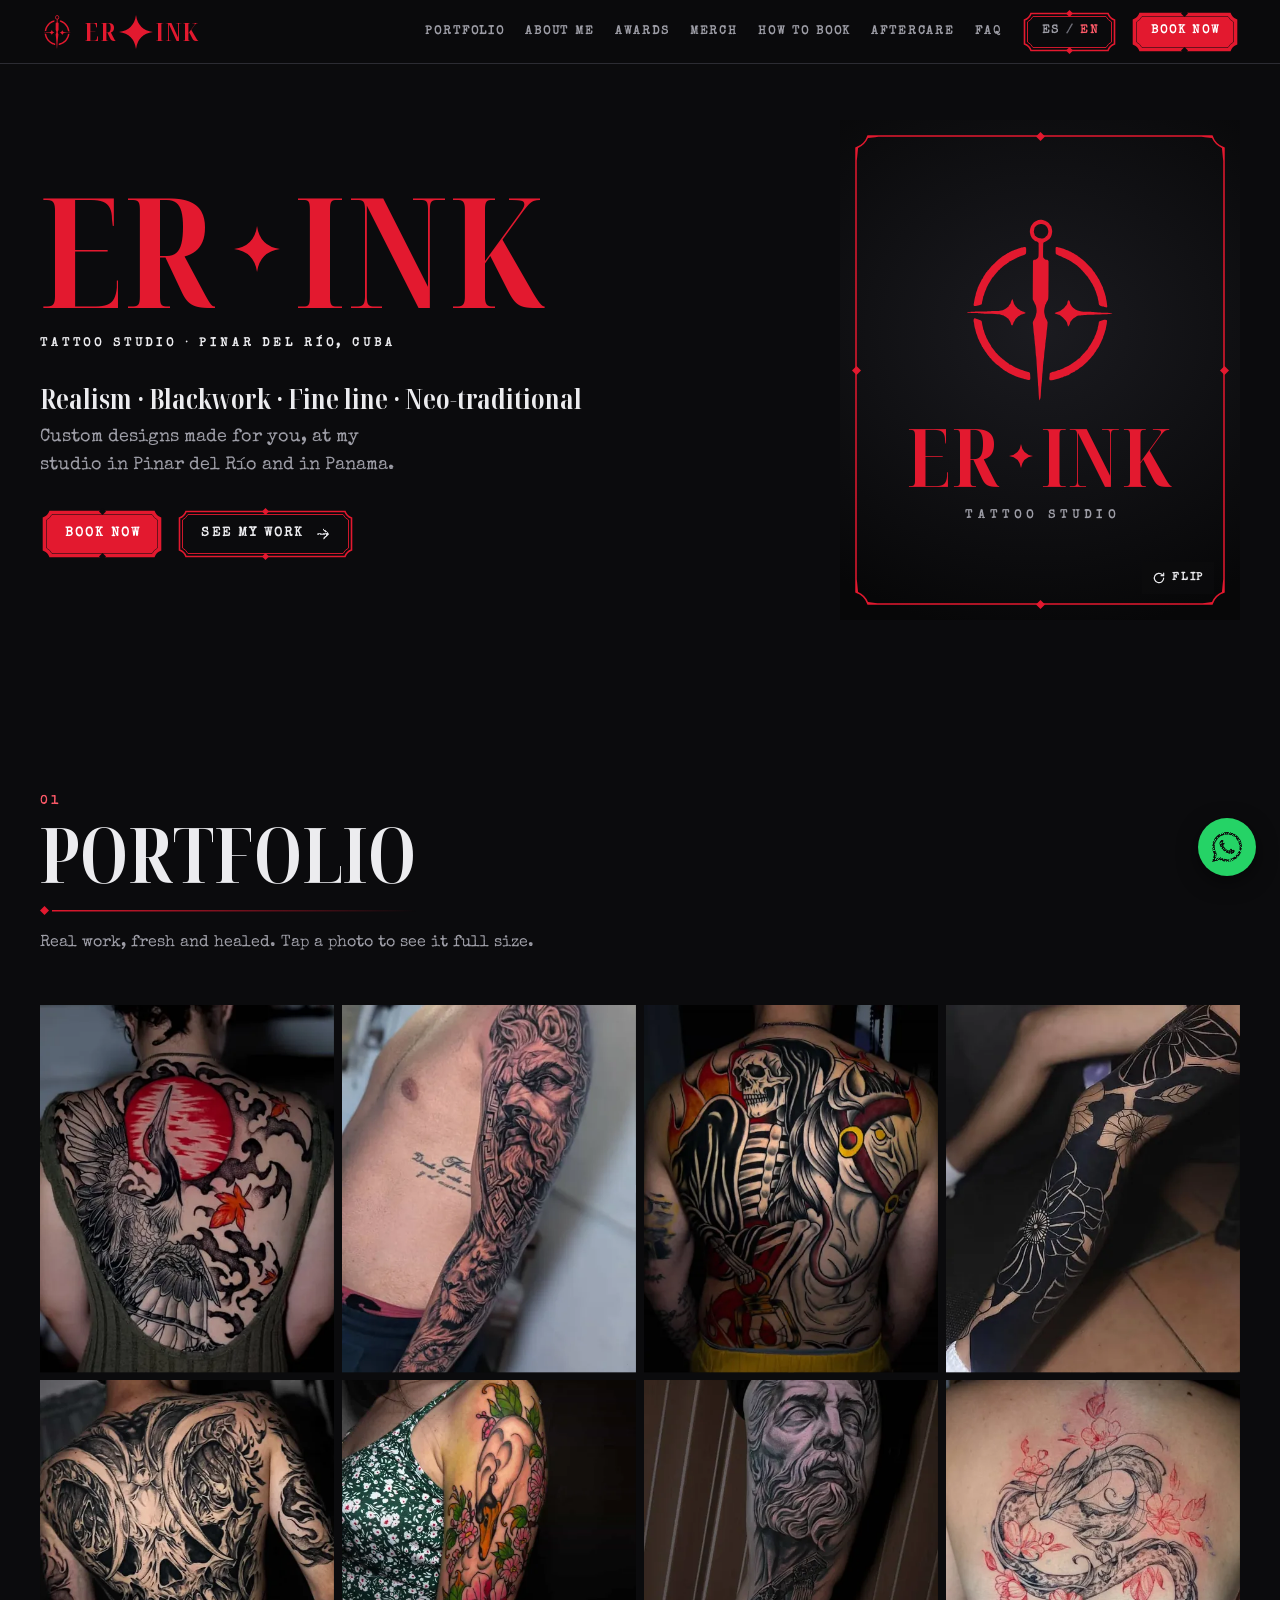
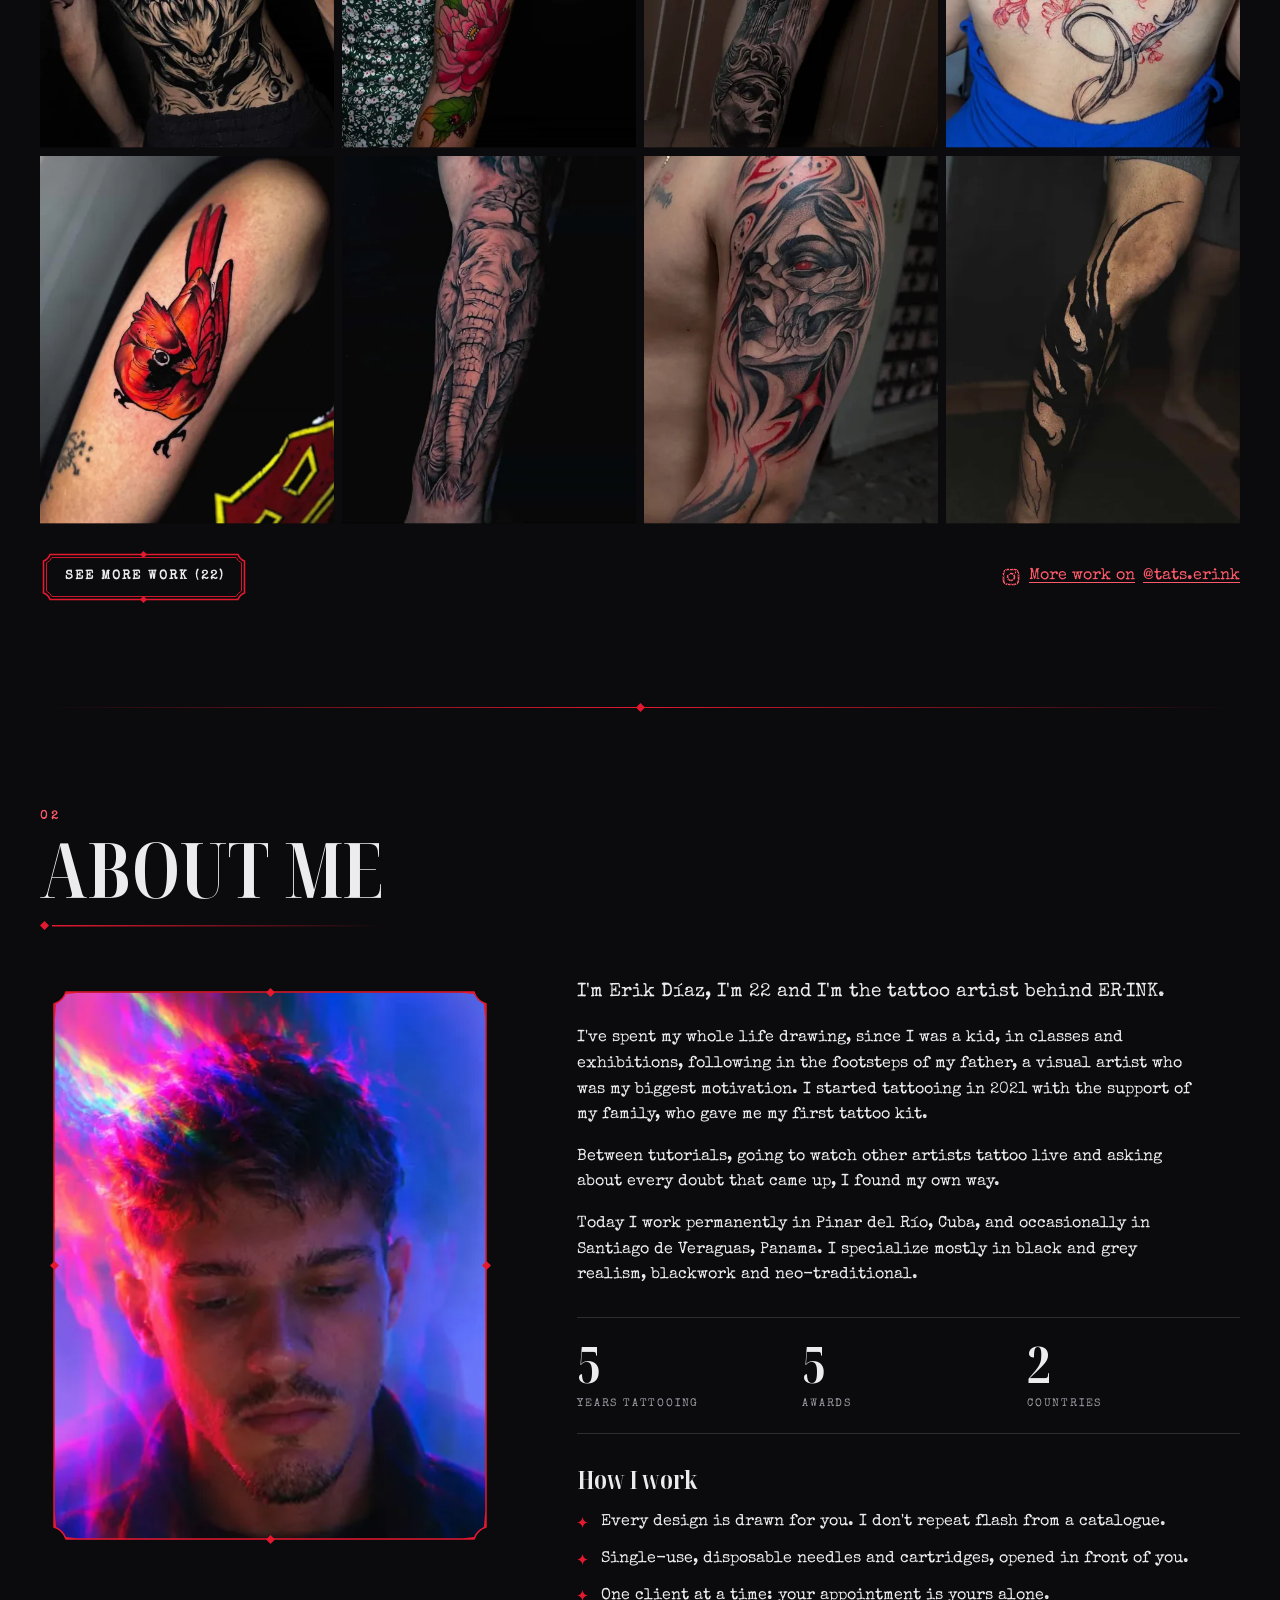
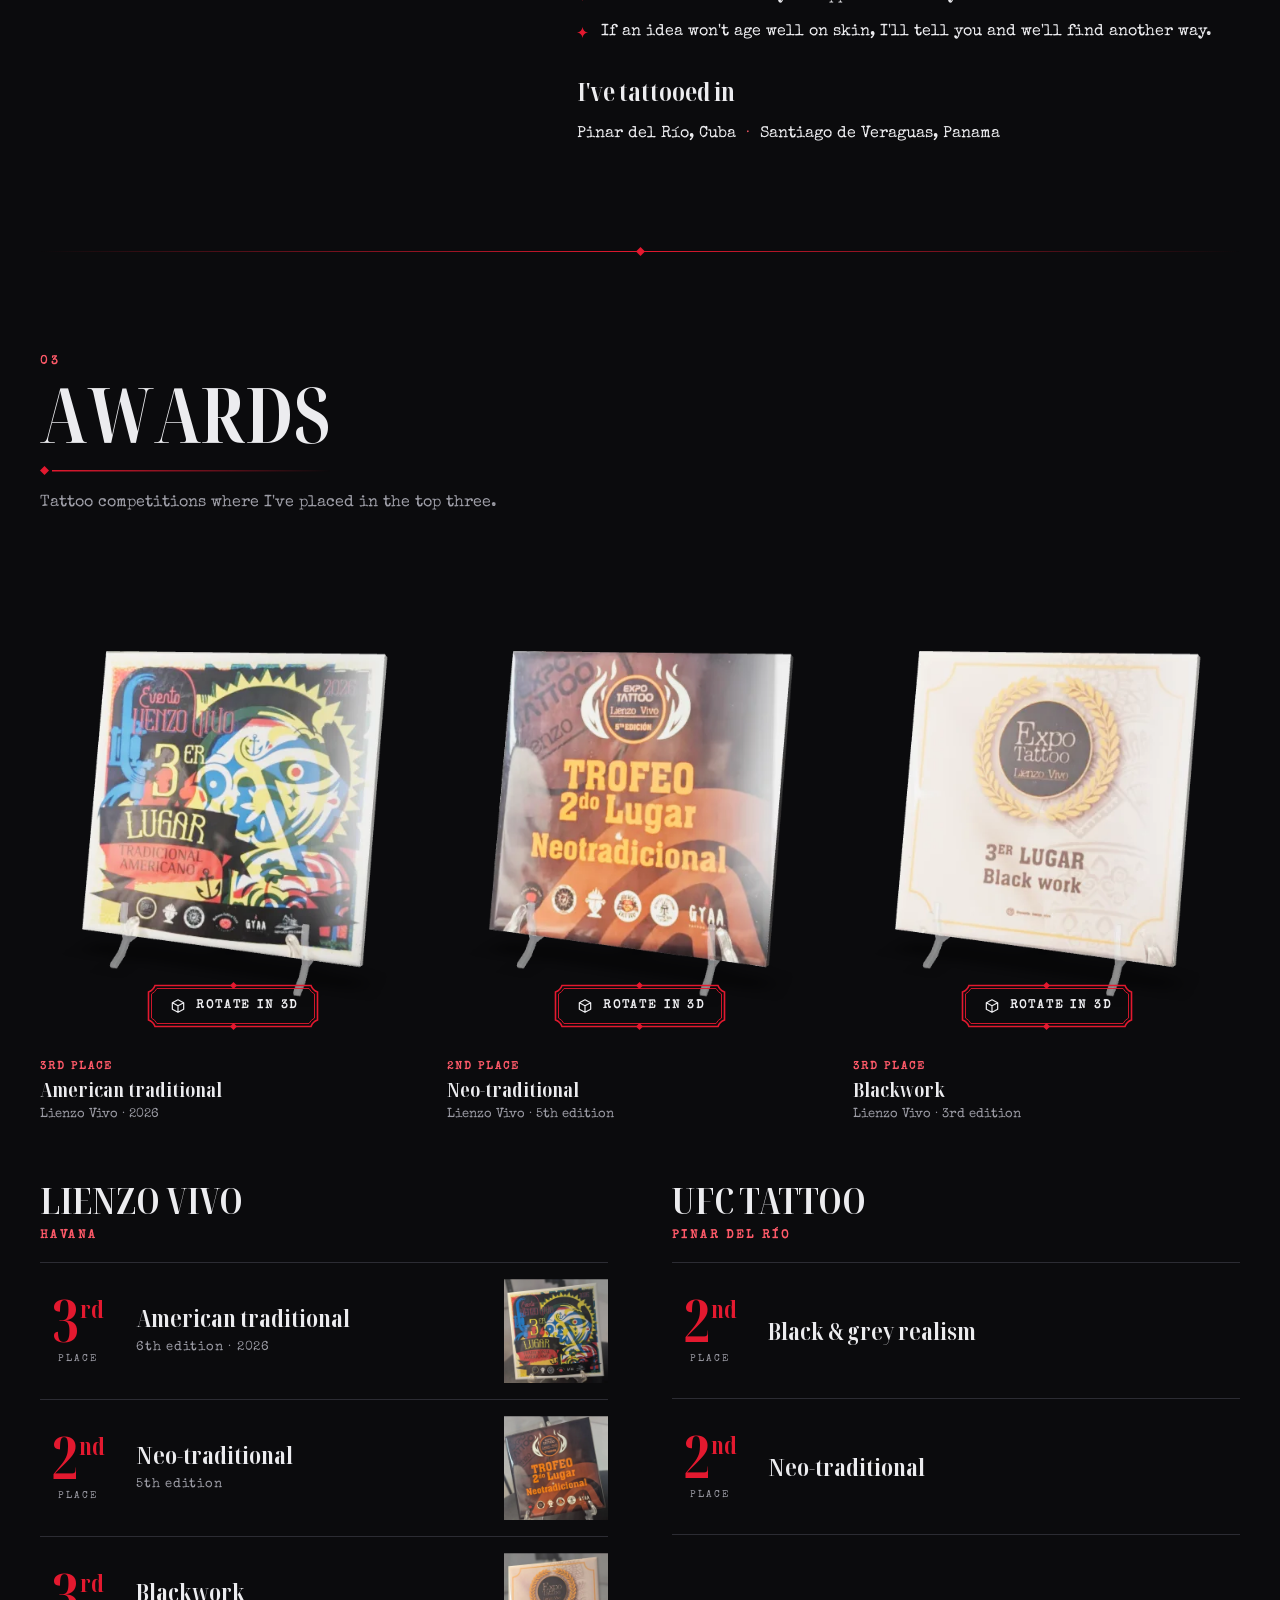
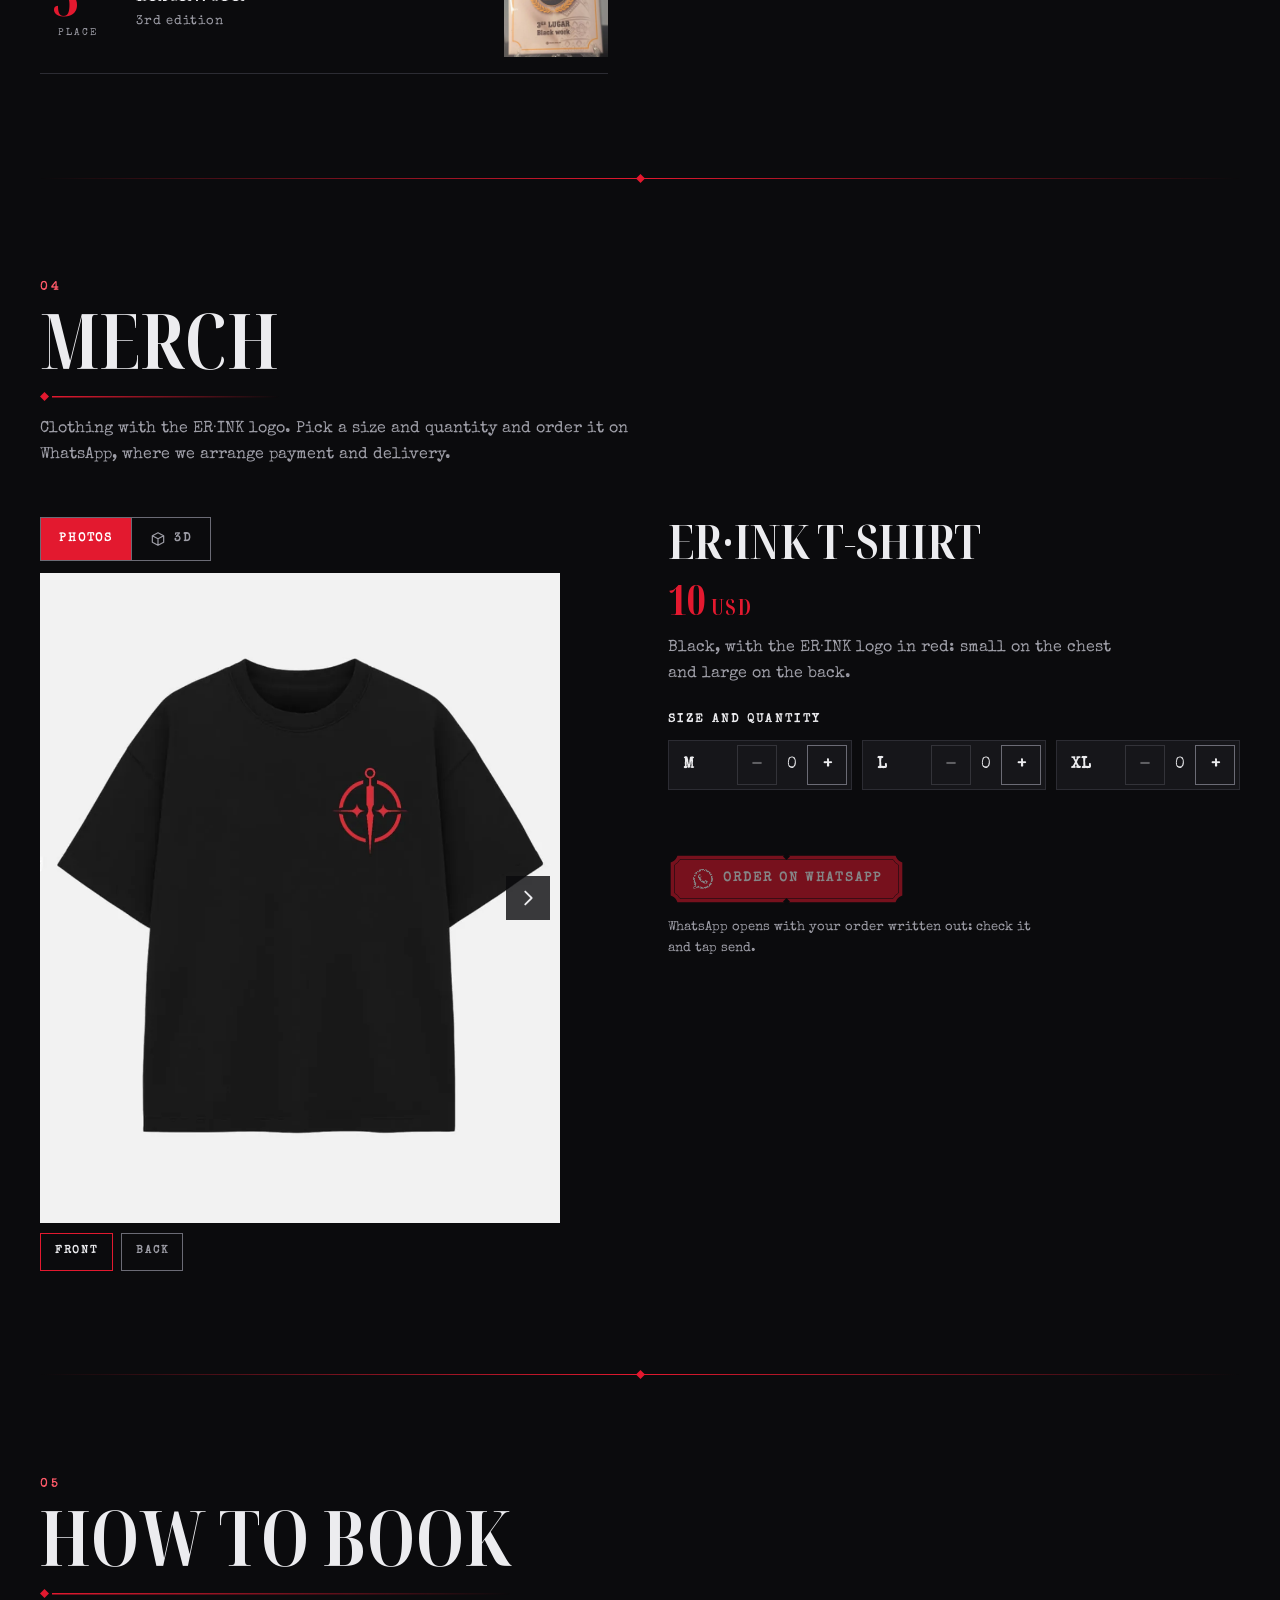
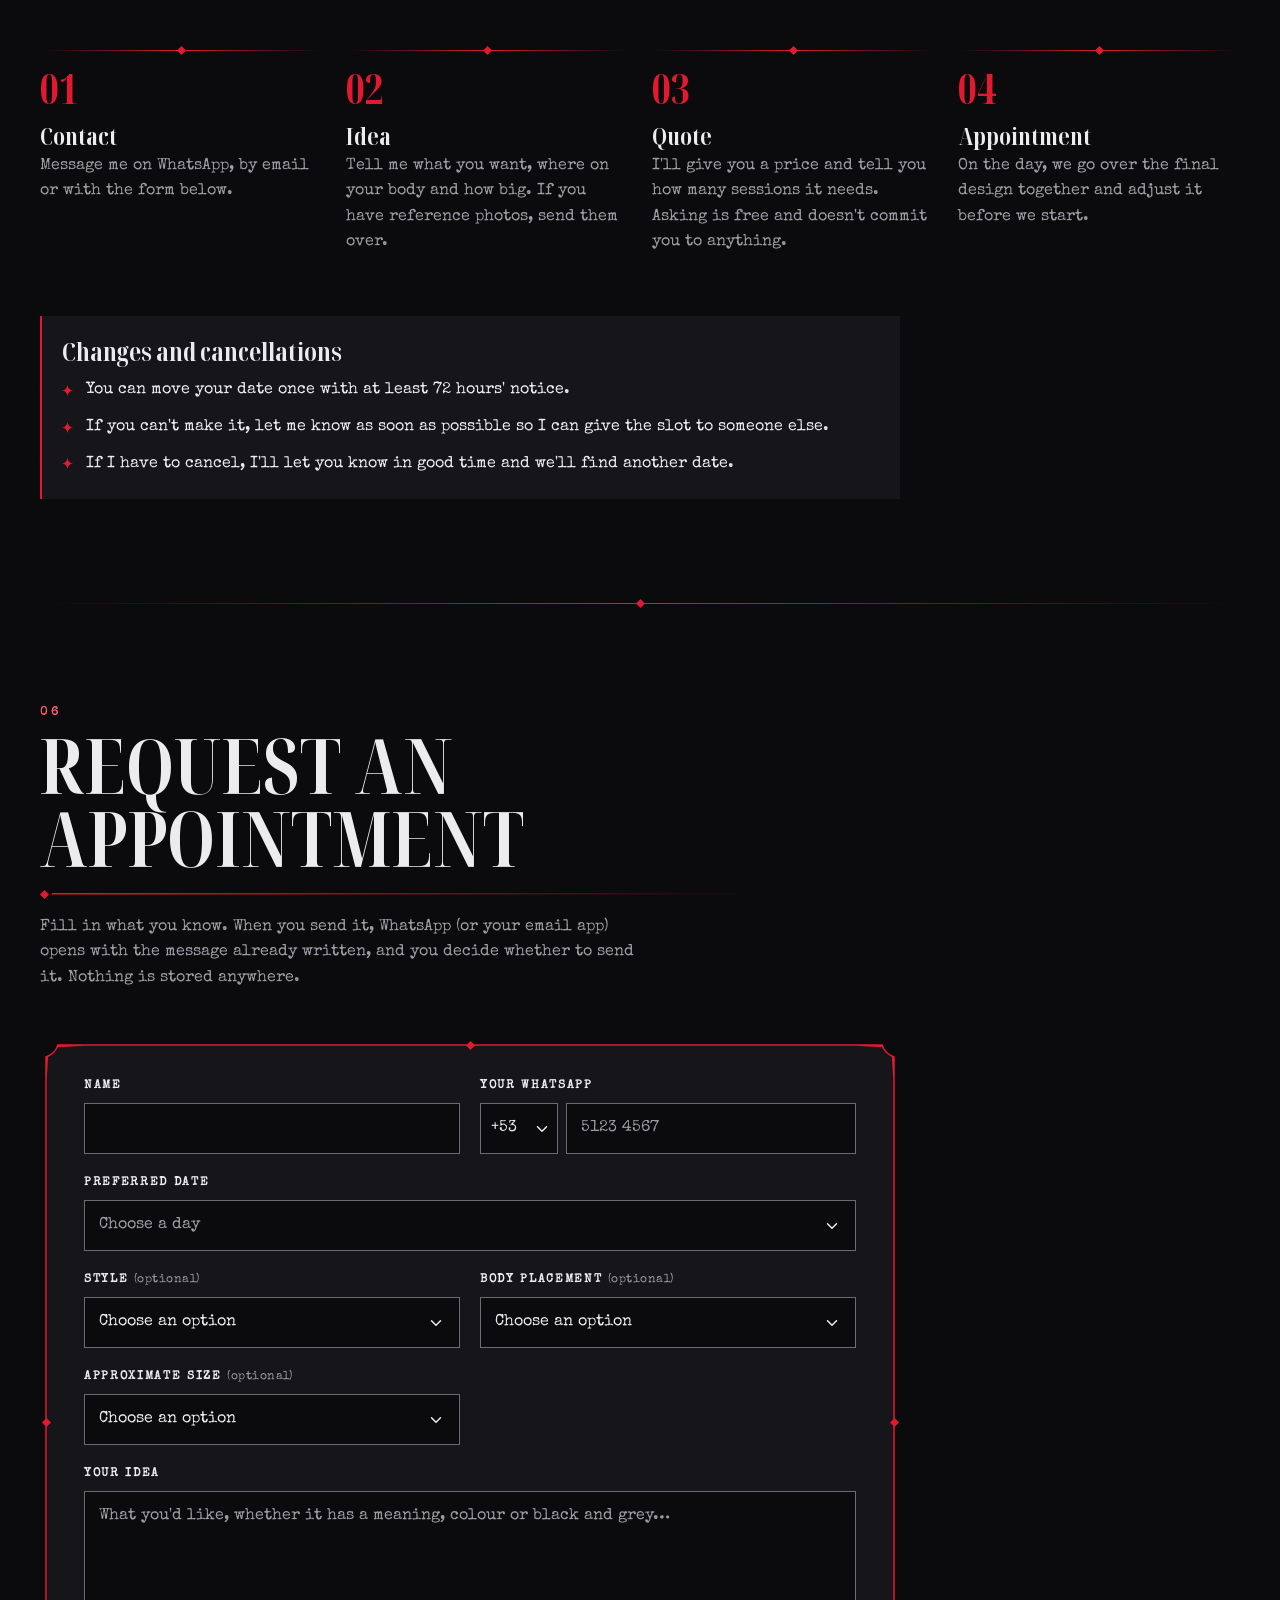
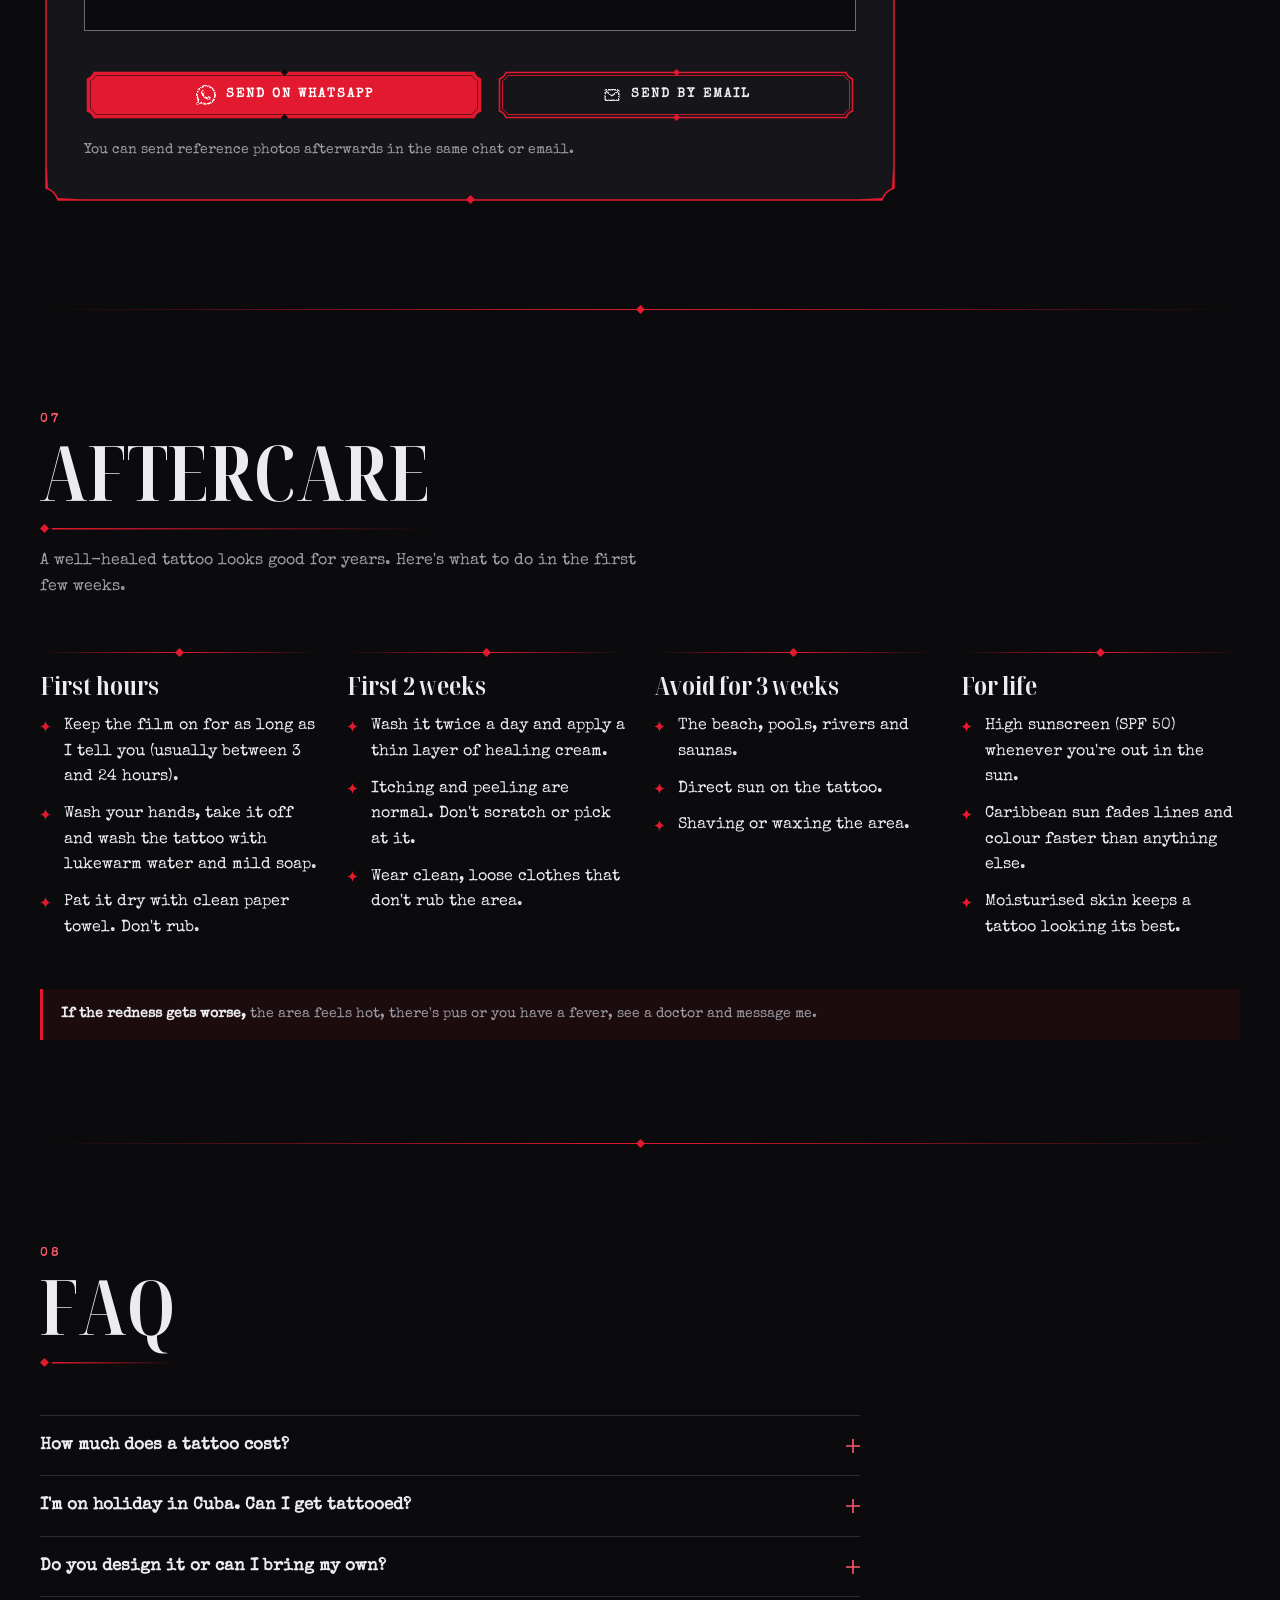
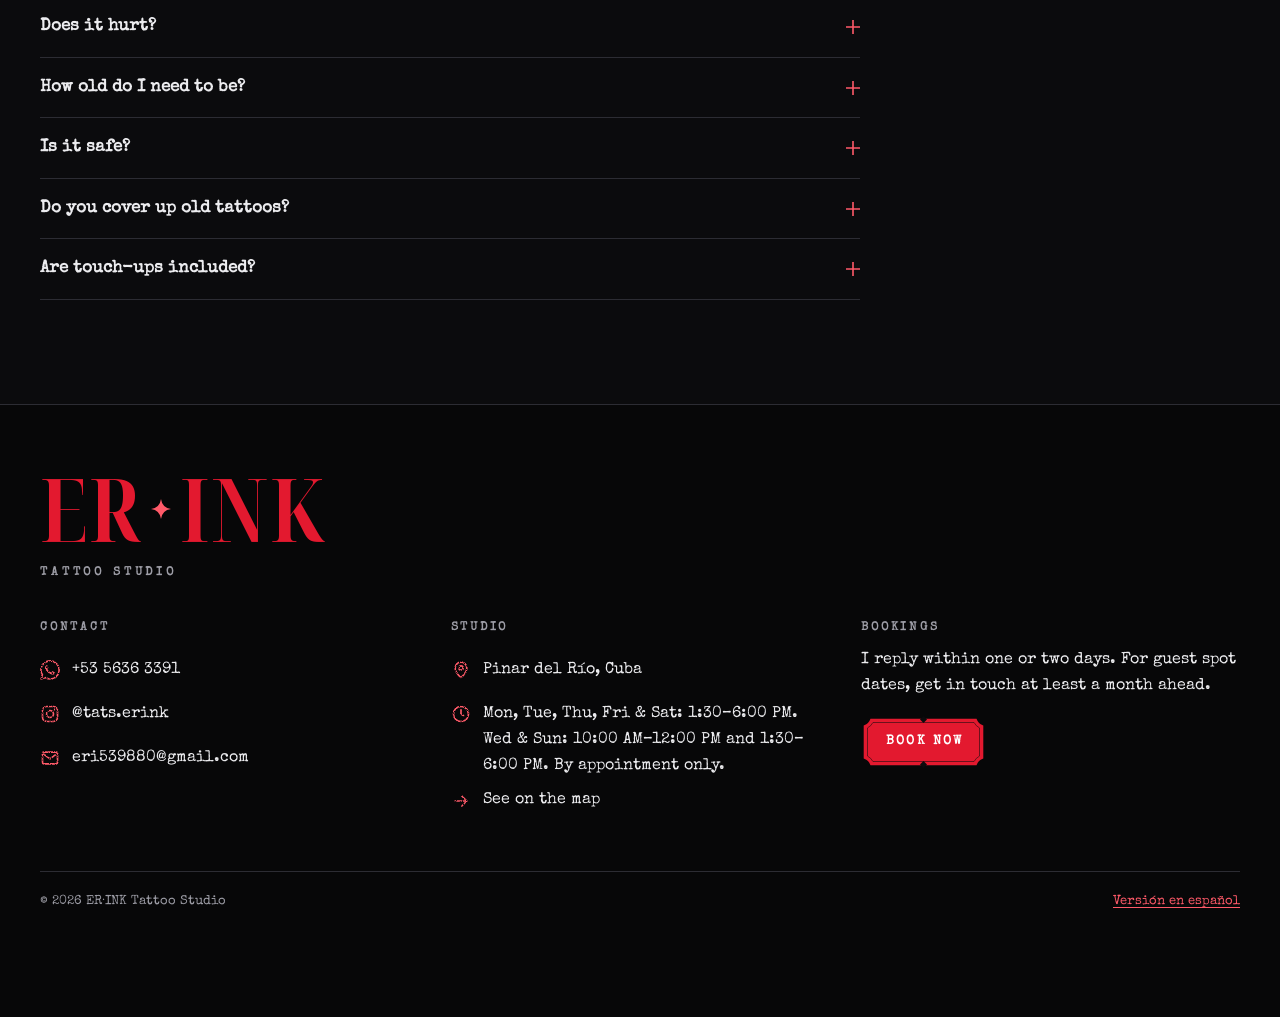
<file: en/index.html>
<!doctype html>
<html lang="en">
<head>
<meta charset="utf-8">
<meta name="viewport" content="width=device-width, initial-scale=1, viewport-fit=cover">

<!--
  ===================================================================
  PÁGINA EN INGLÉS. La versión en español es ../index.html.
  Busca "MODIFICAR" (Ctrl+F) para ver cada dato de ejemplo.
  Los textos de aquí son la traducción de los de index.html: si cambias
  algo allí, cambia lo mismo aquí.

  La dirección de la web es https://erinktattoo.github.io (ver index.html).
  ===================================================================
-->

<!-- ✏️ MODIFICAR: título y descripción que salen en Google, en inglés -->
<title>ER·INK Tattoo Studio · Tattoo Artist in Pinar del Río, Cuba</title>
<meta name="description" content="Custom tattoos in Pinar del Río, Cuba, and in Panama: realism, blackwork, fine line and neo-traditional. See the portfolio and upcoming guest spots, and book your appointment on WhatsApp.">

<script>
  // Idioma: usa el que eligió el visitante la última vez; si es su primera
  // visita y su navegador está en español, lo lleva a la versión en español.
  (function () {
    var guardado;
    try { guardado = localStorage.getItem("idioma"); } catch (e) {}
    var esBot = /bot|crawl|spider|slurp|facebookexternalhit|whatsapp|preview/i.test(navigator.userAgent);
    var nav = ((navigator.languages && navigator.languages[0]) || navigator.language || "en").toLowerCase();
    var quiere = guardado || (!esBot && nav.indexOf("es") === 0 ? "es" : "en");
    if (quiere === "es") location.replace("../index.html" + location.hash);
    var raiz = document.documentElement;
    raiz.className += " js";
    // Animaciones al bajar por la página (no si el móvil pide reducir movimiento).
    // Si js/app.js no llega a cargar en 5 segundos, se muestra todo sin animar.
    if ("IntersectionObserver" in window && !(window.matchMedia && matchMedia("(prefers-reduced-motion: reduce)").matches)) {
      raiz.className += " animable";
      setTimeout(function () { if (!window.erinkListo) raiz.classList.remove("animable"); }, 5000);
    }
  })();
</script>

<link rel="preload" href="../fuentes/erink-display.woff2" as="font" type="font/woff2" crossorigin>
<link rel="preload" href="../fuentes/erink-type.woff2" as="font" type="font/woff2" crossorigin>
<link rel="stylesheet" href="../css/estilos.css?v=20261106d">

<link rel="canonical" href="https://erinktattoo.github.io/en/">
<link rel="alternate" hreflang="es" href="https://erinktattoo.github.io/">
<link rel="alternate" hreflang="en" href="https://erinktattoo.github.io/en/">
<link rel="alternate" hreflang="x-default" href="https://erinktattoo.github.io/">

<meta name="theme-color" content="#0b0b0d">
<link rel="icon" href="../favicon.ico" sizes="32x32">
<link rel="icon" href="../favicon.svg" type="image/svg+xml">
<link rel="apple-touch-icon" href="../apple-touch-icon.png">

<meta property="og:type" content="website">
<meta property="og:site_name" content="ER·INK Tattoo Studio">
<meta property="og:title" content="ER·INK Tattoo Studio · Pinar del Río, Cuba">
<meta property="og:description" content="Realism, blackwork, fine line and neo-traditional. See the portfolio and book your appointment on WhatsApp.">
<meta property="og:url" content="https://erinktattoo.github.io/en/">
<meta property="og:image" content="https://erinktattoo.github.io/img/compartir.jpg">
<meta property="og:image:type" content="image/jpeg">
<meta property="og:image:width" content="1200">
<meta property="og:image:height" content="630">
<meta property="og:image:alt" content="ER·INK Tattoo Studio logo in red on black">
<meta property="og:locale" content="en_US">
<meta property="og:locale:alternate" content="es_ES">
<meta name="twitter:card" content="summary_large_image">

<!-- ✏️ MODIFICAR: los mismos datos del estudio que en index.html -->
<script type="application/ld+json">
{
  "@context": "https://schema.org",
  "@type": "TattooParlor",
  "@id": "https://erinktattoo.github.io/#estudio",
  "name": "ER·INK Tattoo Studio",
  "description": "Tattoo studio in Pinar del Río, Cuba. Realism, blackwork, fine line and neo-traditional, with guest spots in Panama.",
  "url": "https://erinktattoo.github.io/en/",
  "image": "https://erinktattoo.github.io/img/compartir.jpg",
  "logo": "https://erinktattoo.github.io/apple-touch-icon.png",
  "telephone": "+53 5636 3391",
  "email": "eri539880@gmail.com",
  "priceRange": "$$",
  "address": {
    "@type": "PostalAddress",
    "addressLocality": "Pinar del Río",
    "addressRegion": "Pinar del Río",
    "addressCountry": "CU"
  },
  "geo": { "@type": "GeoCoordinates", "latitude": 22.422028, "longitude": -83.7075 },
  "areaServed": ["Cuba", "Panama"],
  "openingHoursSpecification": [{
    "@type": "OpeningHoursSpecification",
    "dayOfWeek": ["Monday", "Tuesday", "Wednesday", "Thursday", "Friday", "Saturday", "Sunday"],
    "opens": "13:30",
    "closes": "18:00"
  }, {
    "@type": "OpeningHoursSpecification",
    "dayOfWeek": ["Wednesday", "Sunday"],
    "opens": "10:00",
    "closes": "12:00"
  }],
  "sameAs": ["https://www.instagram.com/tats.erink/"],
  "founder": { "@type": "Person", "name": "Erik Díaz", "jobTitle": "Tattoo artist" },
  "knowsLanguage": ["es", "en"]
}
</script>
</head>

<body>
<a class="saltar" href="#contenido">Skip to content</a>

<!-- Íconos (los mismos que en index.html) -->
<svg class="sprite" xmlns="http://www.w3.org/2000/svg" aria-hidden="true">
  <!-- Logo de ER·INK (el archivo original del tatuador, logo_kunai_circulo.svg) -->
  <symbol id="i-logo" viewBox="-206 -11 2064 2064">
    <path fill="currentColor" fill-rule="evenodd" d="M 815 11 C 802 13,798 14,790 20 C 786 22,781 25,778 26 C 765 31,753 41,738 62 C 728 75,727 77,723 88 C 713 114,710 140,714 158 C 715 162,717 170,718 175 C 719 180,721 186,722 189 C 724 191,727 197,728 201 C 732 209,743 222,761 239 C 770 248,773 249,782 251 C 797 256,806 262,810 269 C 811 273,811 278,811 322 C 811 401,810 417,809 422 C 804 441,791 453,772 456 C 768 457,763 457,761 458 C 757 458,750 464,748 469 C 747 471,747 480,747 508 C 747 527,747 579,746 622 C 746 666,745 746,745 800 L 745 900 747 907 C 748 911,751 917,754 920 C 760 930,764 937,766 945 C 767 951,768 953,772 957 C 774 960,776 964,777 966 C 777 968,779 974,781 980 C 785 997,786 1002,787 1014 C 789 1031,788 1046,786 1053 C 785 1057,783 1066,781 1074 C 779 1082,777 1091,776 1094 C 771 1106,762 1125,756 1135 C 745 1153,745 1153,748 1189 C 750 1203,751 1221,752 1230 C 754 1259,755 1271,758 1289 C 760 1299,761 1311,762 1317 C 762 1323,763 1333,763 1340 C 764 1348,765 1361,766 1370 C 767 1388,770 1414,773 1432 C 773 1438,775 1449,775 1458 C 776 1467,776 1480,777 1487 C 777 1494,778 1507,779 1515 C 779 1525,780 1531,781 1535 C 783 1540,783 1542,786 1576 C 787 1597,788 1607,790 1648 C 791 1658,792 1676,793 1690 C 794 1703,795 1723,796 1734 C 797 1746,798 1761,798 1768 C 799 1774,800 1788,801 1800 C 804 1849,805 1863,806 1874 C 807 1888,809 1909,810 1938 C 810 1950,812 1966,812 1976 C 813 1985,814 1996,814 1999 C 814 2006,818 2031,820 2032 C 821 2034,823 2032,824 2027 C 825 2024,827 2019,829 2016 C 832 2009,832 2009,835 1971 C 835 1955,837 1936,837 1929 C 838 1922,838 1909,839 1900 C 839 1892,841 1877,842 1866 C 843 1856,844 1843,845 1838 C 845 1832,846 1824,847 1820 C 847 1816,848 1809,848 1805 C 848 1801,848 1793,849 1786 C 849 1780,851 1765,851 1753 C 852 1741,853 1729,854 1727 C 855 1723,858 1695,859 1658 C 860 1643,861 1630,861 1629 C 862 1629,862 1623,863 1616 C 863 1609,865 1595,867 1585 C 870 1564,872 1551,873 1523 C 874 1502,876 1486,878 1472 C 879 1468,880 1460,881 1455 C 881 1450,882 1443,883 1439 C 883 1436,885 1424,885 1413 C 886 1402,887 1389,888 1384 C 889 1379,889 1368,890 1361 C 891 1354,892 1346,893 1343 C 893 1341,895 1331,896 1322 C 896 1312,898 1299,899 1292 C 899 1284,900 1272,901 1265 C 901 1258,903 1249,903 1246 C 904 1244,905 1234,906 1225 C 907 1216,908 1203,909 1197 C 909 1191,910 1179,911 1171 L 911 1156 907 1147 C 905 1142,903 1138,903 1137 C 903 1135,897 1122,891 1113 C 885 1102,883 1096,880 1080 C 878 1073,876 1063,875 1058 C 871 1041,873 1015,878 994 C 880 987,882 978,883 974 C 884 965,886 962,889 957 C 891 955,894 950,895 945 C 897 940,901 933,905 927 C 920 902,920 906,921 806 C 921 760,922 667,922 599 L 922 474 920 470 C 917 463,910 459,898 458 C 887 456,885 455,875 445 C 866 437,863 434,862 429 C 860 422,861 279,863 273 C 865 265,871 261,889 254 C 898 250,902 248,909 242 C 912 239,917 236,919 234 C 937 222,952 199,957 176 C 958 169,960 160,961 156 C 964 145,964 133,961 120 C 959 113,957 103,956 97 C 953 82,952 81,945 73 C 942 69,937 63,934 58 C 927 47,923 44,905 32 C 885 19,889 20,855 11 C 846 9,829 9,815 11 M 834 57 C 814 59,799 64,788 74 C 784 78,778 84,774 86 C 767 91,765 94,763 107 C 762 113,760 122,759 128 C 755 139,756 143,760 157 C 762 161,764 170,765 174 C 767 185,769 187,774 190 C 776 191,782 196,786 200 C 797 210,807 214,826 217 C 851 221,873 215,888 201 C 892 198,896 194,898 192 C 906 187,908 184,910 178 C 910 175,913 168,915 163 C 921 146,921 136,914 113 C 910 96,907 92,894 79 C 887 72,884 69,876 65 C 860 57,852 56,834 57 M 636 317 C 626 319,612 323,605 325 C 598 327,589 330,585 331 C 581 331,576 334,572 336 C 569 338,561 340,555 342 C 539 346,490 367,482 374 C 475 380,473 381,466 383 C 461 384,458 386,454 390 C 451 392,445 396,440 398 C 436 400,429 405,425 408 C 419 413,412 417,396 427 C 392 430,386 435,382 439 C 378 442,372 447,368 449 C 364 452,357 458,351 463 C 346 468,339 474,336 476 C 333 479,329 483,327 486 C 322 493,301 513,294 518 C 291 520,286 524,284 527 C 282 529,276 536,270 543 C 264 549,257 558,254 563 C 251 568,246 573,243 576 C 240 578,237 582,235 585 C 233 588,229 593,227 596 C 220 603,215 609,210 620 C 207 625,202 632,199 636 C 192 644,189 649,187 658 C 186 664,185 665,180 670 C 175 674,173 677,170 684 C 168 689,165 696,162 700 C 160 704,156 713,153 719 C 150 725,146 734,143 738 C 140 743,138 749,137 751 C 136 753,134 759,131 764 C 129 769,126 777,126 781 C 125 785,121 796,118 805 C 110 824,108 831,105 846 C 104 853,102 861,101 864 C 98 870,92 899,90 912 C 90 917,87 930,85 940 C 80 965,80 971,88 975 C 94 978,123 974,142 967 C 148 964,156 962,159 961 C 172 957,174 955,175 942 C 176 930,179 917,182 908 C 185 898,188 883,188 876 C 188 870,190 865,194 860 C 196 857,198 854,200 844 C 203 832,209 816,216 800 C 219 794,222 786,224 780 C 225 774,227 769,230 765 C 232 762,235 756,237 752 C 240 744,246 733,253 722 C 255 719,259 712,262 706 C 266 701,269 695,271 693 C 272 692,275 687,277 682 C 280 677,284 671,286 668 C 289 665,293 659,296 655 C 299 651,306 642,311 636 C 316 630,323 621,327 617 C 330 613,337 605,341 600 C 346 595,352 588,354 585 C 357 579,359 577,369 572 C 373 570,375 567,379 562 C 382 557,385 554,389 551 C 393 548,398 545,400 542 C 411 532,429 518,438 512 C 444 508,450 504,453 502 C 455 500,460 496,464 494 C 469 491,472 488,475 484 C 479 479,480 478,492 475 C 494 475,499 472,503 469 C 508 466,518 461,525 457 C 533 453,542 448,545 446 C 548 444,555 442,559 440 C 564 438,570 435,573 433 C 579 429,589 425,614 416 C 623 413,634 409,638 407 C 643 404,650 402,653 400 C 666 396,668 393,670 377 C 672 363,672 327,669 322 C 665 312,661 311,636 317 M 1010 314 C 1002 317,1000 323,1001 334 C 1001 339,1001 353,1001 365 C 1002 394,1002 395,1030 406 C 1037 409,1046 413,1051 415 C 1056 417,1061 419,1064 420 C 1066 421,1074 424,1080 428 C 1087 431,1096 435,1100 437 C 1111 441,1115 443,1123 449 C 1126 451,1131 454,1134 455 C 1141 457,1156 465,1162 469 C 1165 471,1171 475,1174 477 C 1178 479,1184 483,1188 485 C 1192 488,1199 493,1204 497 C 1210 500,1217 506,1220 509 C 1223 511,1229 515,1232 517 C 1236 519,1241 523,1244 526 C 1247 529,1253 534,1256 536 C 1265 543,1278 555,1285 563 C 1288 567,1293 572,1296 574 C 1299 576,1303 580,1304 583 C 1306 585,1311 592,1316 597 C 1321 602,1329 611,1332 616 C 1336 620,1344 630,1350 636 C 1360 646,1362 648,1366 656 C 1368 662,1372 668,1376 672 C 1379 676,1383 682,1385 685 C 1388 692,1399 709,1408 722 C 1412 729,1420 744,1424 753 C 1425 756,1428 761,1430 763 C 1435 769,1436 771,1438 780 C 1439 785,1441 790,1444 796 C 1451 811,1460 835,1462 848 C 1463 853,1465 858,1467 862 C 1470 868,1471 871,1473 880 C 1473 886,1476 897,1477 904 C 1482 920,1484 931,1485 944 C 1486 956,1488 960,1496 968 C 1503 974,1510 978,1520 979 C 1523 980,1530 981,1534 982 C 1537 983,1542 984,1544 984 C 1547 985,1552 986,1555 988 C 1576 997,1585 989,1579 968 C 1578 962,1577 951,1576 944 C 1575 936,1574 925,1572 918 C 1567 894,1565 883,1564 876 C 1564 872,1562 866,1561 862 C 1559 859,1557 853,1557 849 C 1554 838,1544 808,1540 798 C 1537 793,1535 786,1534 780 C 1533 773,1531 768,1529 764 C 1525 757,1514 733,1509 722 C 1508 718,1503 709,1500 703 C 1497 697,1493 690,1492 687 C 1489 678,1487 675,1482 670 C 1479 667,1477 663,1475 659 C 1472 652,1471 649,1465 642 C 1463 639,1458 631,1454 625 C 1450 619,1445 611,1443 608 C 1441 606,1439 602,1438 600 C 1437 599,1434 595,1431 593 C 1429 590,1423 582,1418 575 C 1413 568,1406 558,1402 554 C 1398 550,1393 544,1391 542 C 1389 540,1382 532,1375 525 C 1368 518,1361 510,1358 507 C 1356 504,1351 500,1349 498 C 1346 496,1341 491,1339 488 C 1336 485,1332 481,1328 478 C 1324 476,1317 470,1312 464 C 1305 457,1299 452,1290 446 C 1284 442,1274 435,1269 430 C 1264 426,1258 421,1255 420 C 1252 418,1247 414,1244 411 C 1240 408,1235 405,1230 402 C 1225 400,1218 395,1214 392 C 1210 389,1203 385,1197 382 C 1191 379,1183 375,1180 372 C 1176 370,1168 367,1163 365 C 1157 363,1151 360,1147 357 C 1143 354,1138 352,1132 350 C 1127 348,1116 344,1109 341 C 1089 331,1049 319,1039 319 C 1038 319,1033 318,1028 316 C 1019 313,1014 312,1010 314 M 513 902 C 510 906,500 931,495 947 C 494 950,491 954,487 958 C 483 963,480 967,478 971 C 475 980,472 983,465 988 C 461 990,455 995,452 999 C 437 1012,413 1024,392 1027 C 388 1028,383 1029,381 1029 C 379 1030,356 1031,330 1032 C 303 1032,279 1033,276 1034 C 266 1034,217 1036,192 1037 C 179 1037,164 1038,158 1038 C 151 1039,137 1039,126 1039 C 114 1039,100 1040,94 1040 C 89 1041,77 1041,68 1042 C 59 1042,48 1043,44 1043 C 40 1044,32 1044,26 1044 C 15 1045,11 1046,11 1048 C 11 1051,14 1051,32 1052 C 42 1053,55 1053,60 1054 C 66 1054,84 1054,102 1055 C 119 1056,137 1057,142 1057 C 148 1058,158 1059,165 1059 C 171 1059,181 1060,185 1060 C 190 1061,204 1062,217 1063 C 255 1065,320 1067,349 1068 C 375 1069,376 1069,381 1071 C 384 1073,391 1075,396 1076 C 401 1077,408 1079,410 1080 C 418 1083,439 1095,452 1105 C 459 1110,466 1115,468 1117 C 469 1118,473 1123,476 1128 C 479 1133,484 1140,487 1144 C 493 1153,495 1156,498 1169 C 502 1187,511 1198,517 1193 C 520 1191,525 1180,527 1171 C 530 1158,532 1155,537 1149 C 540 1145,543 1140,545 1136 C 549 1126,553 1120,561 1114 C 564 1112,569 1107,572 1103 C 576 1097,579 1095,584 1092 C 587 1091,593 1087,596 1085 C 610 1076,624 1070,645 1064 C 664 1059,667 1057,661 1050 C 659 1047,651 1043,631 1037 C 614 1031,609 1029,600 1021 C 596 1018,589 1013,584 1011 C 577 1007,575 1006,572 1002 C 570 999,565 993,560 988 C 555 983,550 975,548 972 C 546 968,542 963,540 961 C 536 955,535 954,532 945 C 523 914,521 905,519 903 C 518 901,515 900,513 902 M 1143 914 C 1138 919,1134 931,1132 947 C 1131 953,1125 963,1116 973 C 1111 978,1106 984,1104 987 C 1095 1001,1095 1001,1081 1010 C 1078 1012,1072 1017,1067 1022 C 1056 1031,1049 1035,1037 1038 C 1024 1041,1017 1043,1003 1050 C 985 1059,986 1060,1008 1065 C 1014 1067,1023 1069,1027 1071 C 1031 1073,1037 1074,1039 1075 C 1045 1077,1049 1079,1054 1083 C 1056 1085,1061 1088,1065 1090 C 1077 1096,1106 1125,1112 1137 C 1114 1142,1117 1146,1121 1151 C 1125 1155,1127 1158,1128 1161 C 1141 1211,1141 1212,1152 1196 C 1158 1187,1162 1179,1164 1168 C 1166 1155,1167 1154,1172 1148 C 1175 1146,1179 1140,1182 1136 C 1190 1124,1214 1105,1230 1097 C 1233 1095,1239 1091,1242 1089 C 1249 1084,1250 1083,1273 1082 C 1284 1081,1298 1079,1304 1079 C 1328 1077,1342 1076,1390 1074 C 1416 1073,1445 1072,1453 1071 C 1467 1070,1507 1069,1575 1068 C 1603 1067,1624 1066,1630 1064 C 1645 1060,1644 1061,1633 1058 C 1628 1057,1618 1056,1599 1055 C 1584 1054,1569 1053,1564 1053 C 1559 1052,1546 1052,1534 1052 C 1510 1051,1494 1050,1454 1047 C 1439 1045,1418 1044,1407 1044 C 1396 1043,1377 1042,1366 1042 C 1355 1041,1335 1041,1323 1040 C 1298 1039,1295 1038,1279 1034 C 1273 1033,1264 1031,1259 1030 C 1243 1027,1228 1019,1209 1004 C 1191 990,1186 984,1179 972 C 1176 967,1172 962,1171 960 C 1166 954,1165 952,1164 942 C 1160 919,1151 907,1143 914 M 87 1116 C 82 1119,79 1141,82 1152 C 83 1154,85 1161,86 1166 C 91 1206,92 1210,100 1237 C 102 1246,104 1256,105 1260 C 107 1272,110 1281,118 1300 C 122 1311,126 1322,127 1327 C 128 1333,130 1338,132 1341 C 134 1343,136 1348,138 1351 C 146 1369,154 1386,155 1389 C 156 1391,160 1399,164 1406 C 168 1413,172 1421,173 1424 C 175 1430,176 1433,182 1438 C 186 1441,187 1443,188 1447 C 190 1453,191 1455,197 1462 C 199 1465,203 1470,205 1475 C 207 1479,212 1486,215 1489 C 220 1496,230 1511,236 1521 C 238 1525,242 1530,247 1534 C 252 1539,256 1543,258 1547 C 261 1553,267 1559,274 1564 C 278 1566,280 1569,283 1575 C 287 1582,289 1584,293 1587 C 303 1595,319 1611,326 1619 C 331 1626,333 1627,340 1631 C 347 1634,350 1636,355 1642 C 358 1646,364 1651,367 1652 C 370 1654,375 1658,378 1661 C 381 1665,386 1669,390 1671 C 394 1673,399 1676,403 1679 C 406 1682,412 1687,416 1690 C 421 1692,427 1697,430 1699 C 433 1702,439 1706,444 1708 C 448 1710,454 1714,456 1716 C 461 1719,479 1729,487 1733 C 489 1734,495 1737,500 1740 C 506 1742,515 1747,521 1749 C 526 1751,535 1755,540 1758 C 548 1762,565 1769,583 1775 C 589 1776,597 1779,602 1781 C 607 1783,616 1785,622 1787 C 628 1789,638 1791,642 1793 C 667 1801,674 1803,679 1803 C 682 1803,688 1804,691 1805 C 702 1808,707 1808,711 1804 C 716 1800,718 1793,718 1783 C 717 1779,717 1767,716 1756 C 715 1731,714 1727,707 1723 C 701 1719,693 1716,682 1714 C 677 1713,670 1711,666 1709 C 663 1708,657 1706,653 1705 C 649 1704,641 1701,635 1698 C 628 1696,619 1692,613 1690 C 607 1688,600 1686,597 1685 C 595 1684,589 1682,585 1681 C 581 1680,575 1677,571 1675 C 567 1673,562 1670,559 1669 C 552 1667,546 1663,540 1659 C 539 1658,532 1654,525 1651 C 518 1648,508 1642,504 1639 C 499 1636,494 1633,490 1632 C 481 1630,479 1629,475 1623 C 472 1620,468 1616,465 1614 C 462 1613,457 1609,454 1606 C 451 1604,444 1599,438 1595 C 428 1588,411 1575,401 1566 C 397 1562,392 1557,388 1555 C 385 1553,380 1548,378 1545 C 375 1542,370 1537,366 1534 C 360 1531,358 1528,355 1524 C 353 1520,347 1513,342 1508 C 336 1503,328 1494,324 1488 C 320 1482,312 1472,307 1466 C 291 1447,283 1436,278 1427 C 276 1422,272 1415,270 1412 C 267 1408,263 1401,261 1397 C 258 1392,252 1382,248 1376 C 243 1368,239 1361,237 1356 C 236 1352,233 1346,232 1344 C 230 1342,228 1339,227 1338 C 226 1337,225 1332,223 1327 C 222 1322,219 1314,216 1308 C 209 1293,202 1275,200 1264 C 198 1253,197 1250,193 1244 C 191 1242,190 1239,189 1235 C 188 1225,185 1209,182 1200 C 179 1190,177 1177,175 1164 C 174 1143,167 1136,141 1130 C 133 1128,124 1125,117 1123 C 110 1119,91 1114,90 1115 C 90 1115,89 1116,87 1116 M 1551 1130 C 1548 1130,1542 1132,1537 1134 C 1533 1136,1524 1138,1519 1139 C 1497 1145,1487 1151,1486 1160 C 1485 1161,1484 1168,1484 1174 C 1483 1181,1480 1193,1478 1201 C 1476 1210,1473 1222,1473 1228 C 1471 1236,1470 1241,1468 1247 C 1466 1251,1464 1256,1463 1258 C 1462 1266,1451 1296,1445 1308 C 1440 1317,1438 1324,1437 1328 C 1435 1337,1434 1340,1429 1345 C 1425 1348,1423 1351,1422 1355 C 1419 1366,1413 1377,1400 1396 C 1394 1406,1386 1419,1383 1423 C 1380 1429,1376 1435,1373 1438 C 1369 1442,1367 1446,1366 1449 C 1362 1460,1361 1461,1352 1469 C 1347 1474,1341 1480,1339 1484 C 1334 1491,1322 1504,1313 1513 C 1309 1517,1305 1522,1303 1524 C 1302 1527,1297 1531,1293 1534 C 1289 1537,1285 1542,1283 1545 C 1276 1556,1269 1562,1257 1568 C 1253 1571,1248 1574,1244 1579 C 1240 1584,1236 1587,1231 1589 C 1227 1591,1220 1597,1215 1601 C 1209 1605,1202 1610,1199 1613 C 1189 1618,1174 1628,1167 1634 C 1164 1636,1159 1640,1156 1641 C 1153 1642,1149 1645,1147 1646 C 1142 1650,1138 1652,1134 1653 C 1131 1654,1125 1657,1086 1676 C 1075 1681,1065 1685,1064 1686 C 1062 1686,1057 1688,1053 1690 C 1049 1692,1042 1695,1038 1695 C 1035 1696,1021 1700,1009 1704 C 996 1709,981 1713,973 1715 C 963 1717,958 1718,952 1721 C 948 1723,944 1725,944 1725 C 943 1725,941 1726,939 1728 C 935 1731,934 1736,934 1755 C 933 1763,932 1772,931 1776 C 928 1790,930 1803,937 1808 C 943 1812,984 1805,1015 1795 C 1024 1792,1034 1790,1038 1789 C 1042 1788,1049 1786,1053 1784 C 1057 1783,1064 1780,1067 1779 C 1071 1778,1079 1775,1085 1772 C 1092 1769,1100 1766,1104 1765 C 1108 1764,1116 1761,1122 1758 C 1128 1756,1135 1754,1137 1753 C 1140 1752,1144 1750,1147 1749 C 1149 1747,1155 1744,1159 1741 C 1163 1739,1169 1736,1171 1734 C 1174 1732,1181 1728,1186 1726 C 1191 1724,1197 1721,1199 1720 C 1201 1718,1205 1716,1208 1715 C 1210 1713,1216 1710,1220 1707 C 1223 1704,1229 1700,1233 1698 C 1237 1697,1242 1693,1246 1690 C 1250 1688,1257 1683,1262 1679 C 1266 1675,1274 1670,1278 1667 C 1283 1664,1289 1660,1292 1657 C 1294 1655,1300 1651,1304 1648 C 1309 1645,1317 1638,1328 1627 C 1337 1618,1347 1609,1350 1606 C 1353 1604,1359 1599,1362 1595 C 1365 1590,1371 1585,1374 1583 C 1381 1577,1384 1574,1390 1566 C 1393 1563,1398 1557,1402 1552 C 1405 1548,1412 1540,1416 1535 C 1419 1530,1425 1523,1428 1519 C 1431 1516,1435 1510,1437 1506 C 1439 1503,1443 1497,1446 1493 C 1449 1490,1454 1482,1456 1477 C 1459 1472,1464 1465,1466 1462 C 1469 1459,1472 1454,1474 1450 C 1476 1447,1479 1441,1482 1438 C 1486 1433,1489 1428,1490 1424 C 1492 1420,1496 1412,1499 1406 C 1502 1400,1506 1393,1507 1389 C 1513 1377,1521 1357,1522 1354 C 1523 1352,1525 1348,1527 1345 C 1530 1340,1534 1328,1534 1323 C 1534 1322,1536 1317,1538 1312 C 1544 1300,1552 1274,1555 1262 C 1557 1256,1559 1249,1561 1246 C 1562 1242,1564 1237,1564 1232 C 1565 1225,1567 1214,1572 1190 C 1574 1183,1575 1173,1576 1166 C 1576 1159,1577 1152,1578 1151 C 1584 1136,1571 1127,1551 1130"/>
  </symbol>
  <symbol id="i-girar" viewBox="0 0 24 24">
    <path fill="none" stroke="currentColor" stroke-width="2" stroke-linecap="round" stroke-linejoin="round" d="M20 12a8 8 0 1 1-2.34-5.66M20 3.5V8h-4.5"/>
  </symbol>
  <symbol id="i-tel" viewBox="0 0 24 24">
    <path fill="currentColor" d="M6.62 10.79a15.15 15.15 0 0 0 6.59 6.59l2.2-2.2a1 1 0 0 1 1.02-.24c1.12.37 2.33.57 3.57.57a1 1 0 0 1 1 1V20a1 1 0 0 1-1 1A17 17 0 0 1 3 4a1 1 0 0 1 1-1h3.5a1 1 0 0 1 1 1c0 1.25.2 2.45.57 3.57a1 1 0 0 1-.25 1.02l-2.2 2.2Z"/>
  </symbol>
  <symbol id="i-3d" viewBox="0 0 24 24">
    <path fill="none" stroke="currentColor" stroke-width="1.8" stroke-linejoin="round" d="M12 2.5 20.5 7v10L12 21.5 3.5 17V7ZM3.5 7 12 11.5 20.5 7M12 11.5v10"/>
  </symbol>
  <symbol id="i-estrella" viewBox="-10 -10 20 20">
    <path d="M0-10Q1.2-1.2 10 0Q1.2 1.2 0 10Q-1.2 1.2-10 0Q-1.2-1.2 0-10Z"/>
  </symbol>
  <symbol id="i-wa" viewBox="0 0 24 24">
    <path fill="currentColor" d="M17.472 14.382c-.297-.149-1.758-.867-2.03-.967-.273-.099-.471-.148-.67.15-.197.297-.767.966-.94 1.164-.173.199-.347.223-.644.075-.297-.15-1.255-.463-2.39-1.475-.883-.788-1.48-1.761-1.653-2.059-.173-.297-.018-.458.13-.606.134-.133.298-.347.446-.52.149-.174.198-.298.298-.497.099-.198.05-.371-.025-.52-.075-.149-.669-1.612-.916-2.207-.242-.579-.487-.5-.669-.51-.173-.008-.371-.01-.57-.01-.198 0-.52.074-.792.372-.272.297-1.04 1.016-1.04 2.479 0 1.462 1.065 2.875 1.213 3.074.149.198 2.096 3.2 5.077 4.487.709.306 1.262.489 1.694.625.712.227 1.36.195 1.871.118.571-.085 1.758-.719 2.006-1.413.248-.694.248-1.289.173-1.413-.074-.124-.272-.198-.57-.347m-5.421 7.403h-.004a9.87 9.87 0 0 1-5.031-1.378l-.361-.214-3.741.982.998-3.648-.235-.374a9.86 9.86 0 0 1-1.51-5.26c.001-5.45 4.436-9.884 9.888-9.884 2.64 0 5.122 1.03 6.988 2.898a9.825 9.825 0 0 1 2.893 6.994c-.003 5.45-4.437 9.884-9.885 9.884m8.413-18.297A11.815 11.815 0 0 0 12.05 0C5.495 0 .16 5.335.157 11.892c0 2.096.547 4.142 1.588 5.945L.057 24l6.305-1.654a11.882 11.882 0 0 0 5.683 1.448h.005c6.554 0 11.89-5.335 11.893-11.893a11.821 11.821 0 0 0-3.48-8.413Z"/>
  </symbol>
  <symbol id="i-ig" viewBox="0 0 24 24">
    <g fill="none" stroke="currentColor" stroke-width="2"><rect x="3" y="3" width="18" height="18" rx="5"/><circle cx="12" cy="12" r="4.2"/></g>
    <circle cx="17.4" cy="6.6" r="1.2" fill="currentColor"/>
  </symbol>
  <symbol id="i-mail" viewBox="0 0 24 24">
    <g fill="none" stroke="currentColor" stroke-width="2" stroke-linejoin="round"><rect x="3" y="5" width="18" height="14" rx="1.5"/><path d="m4 7 8 6 8-6"/></g>
  </symbol>
  <symbol id="i-pin" viewBox="0 0 24 24">
    <g fill="none" stroke="currentColor" stroke-width="2" stroke-linejoin="round"><path d="M12 21s-7-6.2-7-11.5a7 7 0 0 1 14 0C19 14.8 12 21 12 21Z"/><circle cx="12" cy="9.5" r="2.5"/></g>
  </symbol>
  <symbol id="i-reloj" viewBox="0 0 24 24">
    <g fill="none" stroke="currentColor" stroke-width="2" stroke-linecap="round"><circle cx="12" cy="12" r="9"/><path d="M12 7v5l3 2"/></g>
  </symbol>
  <symbol id="i-flecha" viewBox="0 0 24 24">
    <path fill="none" stroke="currentColor" stroke-width="2" stroke-linecap="round" stroke-linejoin="round" d="M5 12h14M13 6l6 6-6 6"/>
  </symbol>
  <symbol id="i-menu" viewBox="0 0 24 24">
    <path fill="none" stroke="currentColor" stroke-width="2" stroke-linecap="round" d="M4 7h16M4 12h16M4 17h16"/>
  </symbol>
  <symbol id="i-cerrar" viewBox="0 0 24 24">
    <path fill="none" stroke="currentColor" stroke-width="2" stroke-linecap="round" d="M6 6l12 12M18 6 6 18"/>
  </symbol>
  <symbol id="i-izq" viewBox="0 0 24 24">
    <path fill="none" stroke="currentColor" stroke-width="2" stroke-linecap="round" stroke-linejoin="round" d="M15 5l-7 7 7 7"/>
  </symbol>
  <symbol id="i-der" viewBox="0 0 24 24">
    <path fill="none" stroke="currentColor" stroke-width="2" stroke-linecap="round" stroke-linejoin="round" d="M9 5l7 7-7 7"/>
  </symbol>
</svg>

<!-- Tinta gastada de máquina de escribir para los iconos (ver css, "Iconos") -->
<svg class="filtros" width="0" height="0" aria-hidden="true" focusable="false">
  <filter id="f-maquina" x="-15%" y="-15%" width="130%" height="130%">
    <feTurbulence type="fractalNoise" baseFrequency="0.7" numOctaves="2" seed="21" result="r"/>
    <feDisplacementMap in="SourceGraphic" in2="r" scale="1.3" xChannelSelector="R" yChannelSelector="G" result="mov"/>
    <feTurbulence type="fractalNoise" baseFrequency="1.4" numOctaves="1" seed="5" result="grano"/>
    <feColorMatrix in="grano" type="matrix" values="0 0 0 0 0  0 0 0 0 0  0 0 0 0 0  0 0 0 8 -2.9" result="motas"/>
    <feComposite in="mov" in2="motas" operator="in"/>
  </filter>
</svg>


<header class="cabecera">
  <div class="cabecera-in">
    <a class="logo" href="#inicio" aria-label="ER·INK, back to top">
      <svg class="logo-brujula" aria-hidden="true"><use href="#i-logo"/></svg>
      <span class="marca" aria-hidden="true">ER<svg class="marca-estrella"><use href="#i-estrella"/></svg>INK</span>
    </a>

    <nav class="nav" id="nav" aria-label="Sections">
      <ul>
        <li><a href="#portafolio">Portfolio</a></li>
        <li><a href="#sobre-mi">About me</a></li>
        <li><a href="#premios">Awards</a></li>
        <li><a href="#merch">Merch</a></li>
        <li><a href="#fechas">Dates</a></li>
        <li><a href="#reservar">How to book</a></li>
        <li><a href="#cuidados">Aftercare</a></li>
        <li><a href="#preguntas">FAQ</a></li>
      </ul>
    </nav>

    <a class="btn-linea idioma" href="../index.html" lang="es" hreflang="es" data-idioma="es" aria-label="Versión en español"><span class="otro" aria-hidden="true">ES</span><span class="sep" aria-hidden="true">/</span><span class="actual" aria-hidden="true">EN</span></a>

    <a class="btn" href="#solicitud">Book now</a>

    <button class="menu-btn" type="button" aria-expanded="false" aria-controls="nav" aria-label="Menu">
      <svg aria-hidden="true"><use href="#i-menu"/></svg>
    </button>
  </div>
</header>

<main id="contenido">

  <!-- ============ 1. PORTADA ============ -->
  <section class="portada" id="inicio">
    <div class="portada-tarjeta">
      <!-- La tarjeta de ER·INK. Al tocarla (o el botón "Flip") se da la vuelta y
           enseña la parte de atrás, con el QR de Instagram y el teléfono.
           Si cambias de Instagram, cambia también la imagen img/qr-instagram.svg -->
      <div class="tarjeta-giro" id="tarjeta-giro" role="group" aria-label="ER·INK card">
        <div class="giro-in">
          <div class="cara cara-frente">
            <span class="marco portada-marco" aria-hidden="true"></span>
            <svg class="giro-logo" aria-hidden="true"><use href="#i-logo"/></svg>
            <p class="marca giro-marca">ER<svg class="marca-estrella" aria-hidden="true"><use href="#i-estrella"/></svg>INK</p>
            <p class="giro-sub">Tattoo Studio</p>
            <button class="voltear" type="button" aria-pressed="false" aria-label="Flip the card"><svg aria-hidden="true"><use href="#i-girar"/></svg><span>Flip</span></button>
          </div>
          <div class="cara cara-dorso" inert aria-hidden="true">
            <span class="marco giro-marco" aria-hidden="true"></span>
            <a class="giro-qr" href="https://www.instagram.com/tats.erink/" data-ig target="_blank" rel="noopener">
              <img src="../img/qr-instagram.svg" width="128" height="128" alt="QR code for the ER·INK Instagram">
              <span class="giro-ig"><svg aria-hidden="true"><use href="#i-ig"/></svg><span data-texto="instagram">@tats.erink</span></span>
            </a>
            <a class="giro-tel" href="https://wa.me/5356363391" data-wa="saludo" target="_blank" rel="noopener">
              <span class="giro-tel-icono" aria-hidden="true"><svg><use href="#i-tel"/></svg></span>
              <span><span class="giro-tel-ceja">Phone</span><span class="giro-tel-num" data-texto="whatsapp">+53 5636 3391</span></span>
            </a>
            <span class="giro-raya" aria-hidden="true"></span>
            <svg class="giro-logo giro-logo-sm" aria-hidden="true"><use href="#i-logo"/></svg>
            <button class="voltear" type="button" aria-pressed="false" aria-label="Flip the card"><svg aria-hidden="true"><use href="#i-girar"/></svg><span>Flip</span></button>
          </div>
        </div>
      </div>
    </div>

    <div class="portada-texto">
      <h1 aria-labelledby="t-marca">
        <span class="visualmente-oculto" id="t-marca">ER·INK Tattoo Studio</span>
        <span class="marca"><span aria-hidden="true">ER</span><button class="estrella-btn" type="button" aria-expanded="false" aria-controls="tarjeta-contacto" aria-label="Contact"><svg class="marca-estrella" aria-hidden="true"><use href="#i-estrella"/></svg></button><span aria-hidden="true">INK</span></span>
      </h1>
      <!-- ✏️ MODIFICAR: ciudad, estilos y frase de la portada, en inglés. El enlace del mapa
           (href) está también en la tarjeta de contacto y en el pie. -->
      <p class="ceja"><a class="ubica" href="https://www.google.com/maps/search/?api=1&amp;query=22.422028%2C-83.7075" target="_blank" rel="noopener"><svg class="pin" aria-hidden="true"><use href="#i-pin"/></svg>Tattoo Studio · Pinar del Río, Cuba<span class="visualmente-oculto"> (open in maps)</span></a></p>
      <p class="portada-estilos">Realism · Blackwork · Fine line · Neo-traditional</p>
      <p class="portada-lema">Custom designs made for you, at my studio in Pinar del Río and in Panama.</p>
      <div class="portada-botones">
        <a class="btn" href="#solicitud">Book now</a>
        <a class="btn-linea" href="#portafolio">See my work <svg aria-hidden="true"><use href="#i-flecha"/></svg></a>
      </div>

      <!-- Tarjeta de contacto: se abre al tocar la estrella de ER✦INK.
           ✏️ MODIFICAR: el enlace del mapa (href) si cambia la dirección. -->
      <div class="tarjeta-contacto marco relleno" id="tarjeta-contacto" role="dialog" aria-label="Contact" hidden>
        <p class="ceja">Contact</p>
        <ul>
          <li><a href="https://wa.me/5356363391" data-wa="saludo" target="_blank" rel="noopener"><svg aria-hidden="true"><use href="#i-wa"/></svg><span data-texto="whatsapp">+53 5636 3391</span></a></li>
          <li><a href="https://www.instagram.com/tats.erink/" data-ig target="_blank" rel="noopener"><svg aria-hidden="true"><use href="#i-ig"/></svg><span data-texto="instagram">@tats.erink</span></a></li>
          <li><a href="https://www.google.com/maps/search/?api=1&amp;query=22.422028%2C-83.7075" target="_blank" rel="noopener"><svg aria-hidden="true"><use href="#i-pin"/></svg>Pinar del Río, Cuba<span class="visualmente-oculto"> (open in maps)</span></a></li>
        </ul>
        <a class="btn" href="https://wa.me/5356363391" data-wa="saludo" target="_blank" rel="noopener"><svg aria-hidden="true"><use href="#i-wa"/></svg>Message me</a>
      </div>
    </div>
  </section>

  <!-- ============ 2. PORTAFOLIO ============ -->
  <section class="seccion" id="portafolio" aria-labelledby="t-portafolio">
    <div class="contenedor">
      <header class="seccion-cab">
        <p class="seccion-num">01</p>
        <h2 id="t-portafolio">Portfolio</h2>
        <p class="seccion-intro">Real work, fresh and healed. Tap a photo to see it full size.</p>
      </header>

      <noscript><p class="noscript">Turn on JavaScript to see the gallery. You can also see my work on <a href="https://www.instagram.com/tats.erink/">Instagram</a>.</p></noscript>

      <div class="filtros" id="filtros" role="group" aria-label="Filter by style"></div>
      <ul class="galeria" id="galeria"></ul>

      <div class="galeria-pie">
        <button class="btn-linea" type="button" id="ver-mas" hidden>See more work</button>
        <a href="https://www.instagram.com/tats.erink/" data-ig target="_blank" rel="noopener">
          <svg aria-hidden="true"><use href="#i-ig"/></svg> More work on <span data-texto="instagram">@tats.erink</span>
        </a>
      </div>
    </div>
  </section>

  <!-- ============ 3. SOBRE MÍ ============ -->
  <section class="seccion" id="sobre-mi" aria-labelledby="t-sobre">
    <div class="contenedor">
      <header class="seccion-cab">
        <p class="seccion-num">02</p>
        <h2 id="t-sobre">About me</h2>
      </header>

      <div class="sobre">
        <div class="sobre-foto">
          <!-- ✏️ MODIFICAR: texto alt de la foto del artista, en inglés -->
          <img src="../img/artista/artista-480.webp"
               srcset="../img/artista/artista-480.webp 480w, ../img/artista/artista-960.webp 960w"
               sizes="(min-width: 960px) 460px, 100vw"
               width="960" height="1200" loading="lazy" decoding="async"
               alt="Portrait of Erik Díaz, the tattoo artist behind ER·INK">
          <div class="marco" aria-hidden="true"></div>
        </div>

        <div class="sobre-texto">
          <!-- ✏️ MODIFICAR: nombre, historia y experiencia, en inglés -->
          <p class="destacado">I'm Erik Díaz, I'm <span data-edad="2004-03-25">22</span> and I'm the tattoo artist behind ER·INK.</p>
          <p>I've spent my whole life drawing, since I was a kid, in classes and exhibitions, following in the footsteps of my father, a visual artist who was my biggest motivation. I started tattooing in 2021 with the support of my family, who gave me my first tattoo kit.</p>
          <p>Between tutorials, going to watch other artists tattoo live and asking about every doubt that came up, I found my own way.</p>
          <p>Today I work permanently in Pinar del Río, Cuba, and occasionally in Santiago de Veraguas, Panama. I specialize mostly in black and grey realism, blackwork and neo-traditional.</p>

          <!-- ✏️ MODIFICAR: cifras -->
          <div class="cifras">
            <div><strong data-desde="2021">5</strong><span>years tattooing</span></div>
            <div><strong data-premios>5</strong><span>awards</span></div>
            <div><strong>2</strong><span>countries</span></div>
          </div>

          <h3>How I work</h3>
          <ul class="lista-estrella">
            <li>Every design is drawn for you. I don't repeat flash from a catalogue.</li>
            <li>Single-use, disposable needles and cartridges, opened in front of you.</li>
            <li>One client at a time: your appointment is yours alone.</li>
            <li>If an idea won't age well on skin, I'll tell you and we'll find another way.</li>
          </ul>

          <div class="bloque">
            <h3>I've tattooed in</h3>
            <!-- ✏️ MODIFICAR: ciudades y países donde has trabajado, en inglés -->
            <ul class="lugares">
              <li>Pinar del Río, Cuba</li>
              <li>Santiago de Veraguas, Panama</li>
            </ul>
          </div>
        </div>
      </div>
    </div>
  </section>

  <!-- ============ 4. PREMIOS ============ -->
  <!-- The awards are in datos/premios.js -->
  <section class="seccion" id="premios" aria-labelledby="t-premios">
    <div class="contenedor">
      <header class="seccion-cab">
        <p class="seccion-num">03</p>
        <h2 id="t-premios">Awards</h2>
        <p class="seccion-intro">Tattoo competitions where I've placed in the top three.</p>
      </header>
      <div class="vitrina" id="vitrina" hidden></div>
      <div class="premios" id="lista-premios"></div>
    </div>
  </section>

  <!-- ============ 5. MERCH ============ -->
  <!-- Los productos, sus precios, fotos y tallas están en datos/tienda.js -->
  <section class="seccion" id="merch" aria-labelledby="t-merch">
    <div class="contenedor">
      <header class="seccion-cab">
        <p class="seccion-num">04</p>
        <h2 id="t-merch">Merch</h2>
        <p class="seccion-intro">Clothing with the ER·INK logo. Pick a size and quantity and order it on WhatsApp, where we arrange payment and delivery.</p>
      </header>
      <div class="tienda" id="lista-tienda"></div>
    </div>
  </section>

  <!-- ============ 6. PRÓXIMAS FECHAS ============ -->
  <section class="seccion" id="fechas" aria-labelledby="t-fechas">
    <div class="contenedor">
      <header class="seccion-cab">
        <p class="seccion-num"><svg class="brujula" aria-hidden="true"><use href="#i-logo"/></svg>05</p>
        <h2 id="t-fechas">Upcoming dates</h2>
        <p class="seccion-intro">Besides the studio in Pinar del Río, I travel to Panama as a guest artist. There are only a few slots in each city, so it's best to book early.</p>
      </header>
      <ul class="viajes" id="viajes"></ul>
    </div>
  </section>

  <!-- ============ 7. CÓMO RESERVAR ============ -->
  <section class="seccion" id="reservar" aria-labelledby="t-reservar">
    <div class="contenedor">
      <header class="seccion-cab">
        <p class="seccion-num">06</p>
        <h2 id="t-reservar">How to book</h2>
      </header>

      <ol class="pasos">
        <li class="paso">
          <h3>Contact</h3>
          <p>Message me on WhatsApp, by email or with the form below.</p>
        </li>
        <li class="paso">
          <h3>Idea</h3>
          <p>Tell me what you want, where on your body and how big. If you have reference photos, send them over.</p>
        </li>
        <li class="paso">
          <h3>Quote</h3>
          <p>I'll give you a price and tell you how many sessions it needs. Asking is free and doesn't commit you to anything.</p>
        </li>
        <li class="paso">
          <h3>Appointment</h3>
          <p>On the day, we go over the final design together and adjust it before we start.</p>
        </li>
      </ol>

      <div class="politicas">
        <!-- ✏️ MODIFICAR: política de cambios y cancelación, en inglés -->
        <div class="politica">
          <h3>Changes and cancellations</h3>
          <ul class="lista-estrella">
            <li>You can move your date once with at least 72 hours' notice.</li>
            <li>If you can't make it, let me know as soon as possible so I can give the slot to someone else.</li>
            <li>If I have to cancel, I'll let you know in good time and we'll find another date.</li>
          </ul>
        </div>
      </div>
    </div>
  </section>

  <!-- ============ 8. FORMULARIO DE SOLICITUD ============ -->
  <section class="seccion" id="solicitud" aria-labelledby="t-solicitud">
    <div class="contenedor">
      <header class="seccion-cab">
        <p class="seccion-num">07</p>
        <h2 id="t-solicitud">Request an appointment</h2>
        <p class="seccion-intro">Fill in what you know. When you send it, WhatsApp (or your email app) opens with the message already written, and you decide whether to send it. Nothing is stored anywhere.</p>
      </header>

      <form class="solicitud marco relleno" id="form-cita">
        <div class="campos">
          <div class="campo">
            <label for="f-nombre">Name</label>
            <input id="f-nombre" name="nombre" type="text" autocomplete="name" required>
          </div>
          <div class="campo">
            <label for="f-tel">Your WhatsApp</label>
            <div class="tel-prefijo">
              <select id="f-prefijo" name="prefijo" aria-label="Country code">
                <option value="CU" data-prefijo="53">+53 Cuba</option>
              </select>
              <input id="f-tel" name="tel" type="tel" autocomplete="tel-national" inputmode="tel" placeholder="5123 4567" required>
            </div>
          </div>
          <div class="campo campo-ancho">
            <label for="f-ciudad">Where do you want to get tattooed?</label>
            <select id="f-ciudad" name="ciudad" required></select>
            <p class="ayuda">At the studio in Cuba or at one of my upcoming guest spots.</p>
          </div>
          <!-- Date: if the app published the free days (datos/disponibilidad.js), this
               field opens a calendar with booked days in black. Otherwise the free-text
               "Preferred dates" field stays. -->
          <div class="campo campo-ancho campo-fecha" id="campo-fecha" hidden>
            <label id="l-fecha" for="f-fecha">Preferred date</label>
            <button class="selector-fecha vacio" type="button" id="f-fecha" aria-labelledby="l-fecha f-fecha" aria-expanded="false" aria-controls="calendario">Choose a day</button>
            <input type="hidden" id="f-dia" name="dia">
            <p class="ayuda error-campo" id="error-fecha" role="alert" hidden>Choose a day on the calendar (or "Another date").</p>
            <div class="desplegable" id="calendario">
              <div>
                <div class="calendario">
                  <div class="cal-cab">
                    <button class="cal-flecha" type="button" id="cal-antes" aria-label="Previous month"><svg viewBox="0 0 24 24" aria-hidden="true"><path d="M15 6l-6 6 6 6"/></svg></button>
                    <p class="cal-mes" id="cal-mes" aria-live="polite"></p>
                    <button class="cal-flecha" type="button" id="cal-despues" aria-label="Next month"><svg viewBox="0 0 24 24" aria-hidden="true"><path d="M9 6l6 6-6 6"/></svg></button>
                  </div>
                  <p class="cal-ejemplo" id="cal-ejemplo" hidden>Sample days: the real ones show up here as soon as the diary publishes them.</p>
                  <div class="cal-rejilla" id="cal-rejilla"></div>
                  <p class="cal-leyenda">
                    <span class="leyenda libre">Free</span>
                    <span class="leyenda parcial">Some hours</span>
                    <span class="leyenda ocupado">Booked</span>
                  </p>
                  <p class="cal-vacio" id="cal-vacio" hidden></p>
                  <button class="cal-otra" type="button" id="cal-otra" aria-pressed="false">Another date / not sure yet</button>
                </div>
              </div>
            </div>
          </div>
          <div class="campo" id="campo-hora" hidden>
            <label for="f-hora">Time <span class="opcional">(optional)</span></label>
            <select id="f-hora" name="hora"></select>
          </div>
          <div class="campo" id="campo-fechas">
            <label for="f-fechas">Preferred dates <span class="opcional">(optional)</span></label>
            <input id="f-fechas" name="fechas" type="text" placeholder="E.g. second week of December">
          </div>
          <div class="campo">
            <label for="f-estilo">Style <span class="opcional">(optional)</span></label>
            <select id="f-estilo" name="estilo"></select>
          </div>
          <div class="campo">
            <label for="f-zona">Body placement <span class="opcional">(optional)</span></label>
            <select id="f-zona" name="zona"></select>
          </div>
          <div class="campo">
            <label for="f-tamano">Approximate size <span class="opcional">(optional)</span></label>
            <select id="f-tamano" name="tamano">
              <option value="">Choose an option</option>
              <option>Small (up to 5 cm / 2 in)</option>
              <option>Medium (5–10 cm / 2–4 in)</option>
              <option>Large (10–20 cm / 4–8 in)</option>
              <option>Extra large (over 20 cm / 8 in)</option>
              <option>Multi-session piece (sleeve, back…)</option>
              <option>Not sure</option>
            </select>
          </div>
          <div class="campo campo-ancho">
            <label for="f-idea">Your idea</label>
            <textarea id="f-idea" name="idea" required placeholder="What you'd like, whether it has a meaning, colour or black and grey…"></textarea>
          </div>
        </div>

        <div class="acciones">
          <button class="btn" type="submit" name="via" value="whatsapp">
            <svg aria-hidden="true"><use href="#i-wa"/></svg> Send on WhatsApp
          </button>
          <button class="btn-linea" type="submit" name="via" value="email">
            <svg aria-hidden="true"><use href="#i-mail"/></svg> Send by email
          </button>
        </div>
        <p class="form-nota">You can send reference photos afterwards in the same chat or email.</p>

        <p class="visualmente-oculto" id="aviso-vivo" role="status"></p>
        <div class="aviso" id="aviso" hidden>
          <p id="aviso-msg"></p>
          <label class="visualmente-oculto" for="aviso-texto">Your message</label>
          <textarea id="aviso-texto" readonly rows="6"></textarea>
          <button class="btn-linea" type="button" id="aviso-copiar">Copy message</button>
        </div>
      </form>
    </div>
  </section>

  <!-- ============ 9. CUIDADOS ============ -->
  <section class="seccion" id="cuidados" aria-labelledby="t-cuidados">
    <div class="contenedor">
      <header class="seccion-cab">
        <p class="seccion-num">08</p>
        <h2 id="t-cuidados">Aftercare</h2>
        <p class="seccion-intro">A well-healed tattoo looks good for years. Here's what to do in the first few weeks.</p>
      </header>

      <!-- ✏️ MODIFICAR: los mismos cuidados que en index.html, en inglés -->
      <div class="cuidados">
        <div class="cuidado">
          <h3>First hours</h3>
          <ul class="lista-estrella">
            <li>Keep the film on for as long as I tell you (usually between 3 and 24 hours).</li>
            <li>Wash your hands, take it off and wash the tattoo with lukewarm water and mild soap.</li>
            <li>Pat it dry with clean paper towel. Don't rub.</li>
          </ul>
        </div>
        <div class="cuidado">
          <h3>First 2 weeks</h3>
          <ul class="lista-estrella">
            <li>Wash it twice a day and apply a thin layer of healing cream.</li>
            <li>Itching and peeling are normal. Don't scratch or pick at it.</li>
            <li>Wear clean, loose clothes that don't rub the area.</li>
          </ul>
        </div>
        <div class="cuidado">
          <h3>Avoid for 3 weeks</h3>
          <ul class="lista-estrella">
            <li>The beach, pools, rivers and saunas.</li>
            <li>Direct sun on the tattoo.</li>
            <li>Shaving or waxing the area.</li>
          </ul>
        </div>
        <div class="cuidado">
          <h3>For life</h3>
          <ul class="lista-estrella">
            <li>High sunscreen (SPF 50) whenever you're out in the sun.</li>
            <li>Caribbean sun fades lines and colour faster than anything else.</li>
            <li>Moisturised skin keeps a tattoo looking its best.</li>
          </ul>
        </div>
      </div>
      <p class="nota-medica"><strong>If the redness gets worse,</strong> the area feels hot, there's pus or you have a fever, see a doctor and message me.</p>
    </div>
  </section>

  <!-- ============ 10. PREGUNTAS FRECUENTES ============ -->
  <section class="seccion" id="preguntas" aria-labelledby="t-preguntas">
    <div class="contenedor">
      <header class="seccion-cab">
        <p class="seccion-num">09</p>
        <h2 id="t-preguntas">FAQ</h2>
      </header>

      <!-- ✏️ MODIFICAR: las mismas respuestas que en index.html, en inglés -->
      <div class="faq">
        <details>
          <summary>How much does a tattoo cost?</summary>
          <p>It depends on the size, the detail and the placement. The minimum is 40 USD. Send me your idea and I'll give you an exact quote, no strings attached.</p>
        </details>
        <details>
          <summary>I'm on holiday in Cuba. Can I get tattooed?</summary>
          <p>Yes, it's very common. Ideally do it at the end of your trip: for three weeks you won't be able to swim in the sea or sunbathe that area. Message me before you arrive and I'll save you a date.</p>
        </details>
        <details>
          <summary>Do you design it or can I bring my own?</summary>
          <p>Both. You can bring your drawing and I'll adapt it so it works on skin, or we start from your idea and I design it from scratch.</p>
        </details>
        <details>
          <summary>Does it hurt?</summary>
          <p>A bit, and it depends on the placement and on you. Ribs, feet and elbows tend to hurt more; arms and thighs, less. We take breaks whenever you need.</p>
        </details>
        <details>
          <summary>How old do I need to be?</summary>
          <p>18 or older, with photo ID.</p>
        </details>
        <details>
          <summary>Is it safe?</summary>
          <p>I use single-use disposable needles and cartridges, new gloves and barriers at every appointment, and everything is disinfected between clients.</p>
        </details>
        <details>
          <summary>Do you cover up old tattoos?</summary>
          <p>Yes, I do cover-ups and reworks. Send me a well-lit photo of the tattoo you have and I'll tell you what's possible.</p>
        </details>
        <details>
          <summary>Are touch-ups included?</summary>
          <p>Yes. If it needs one, the first touch-up is free within 3 months.</p>
        </details>
      </div>
    </div>
  </section>

</main>

<!-- ============ 11. PIE DE PÁGINA ============ -->
<footer class="pie" id="contacto">
  <div class="contenedor">
    <div class="pie-marca">
      <span class="marca" aria-hidden="true">ER<svg class="marca-estrella"><use href="#i-estrella"/></svg>INK</span>
      <p class="ceja">Tattoo Studio</p>
    </div>

    <div class="pie-grid">
      <div>
        <h2>Contact</h2>
        <!-- ✏️ MODIFICAR: WhatsApp, Instagram y email (también en datos/config.js) -->
        <ul>
          <li><a href="https://wa.me/5356363391" data-wa target="_blank" rel="noopener"><svg aria-hidden="true"><use href="#i-wa"/></svg><span data-texto="whatsapp">+53 5636 3391</span></a></li>
          <li><a href="https://www.instagram.com/tats.erink/" data-ig target="_blank" rel="noopener"><svg aria-hidden="true"><use href="#i-ig"/></svg><span data-texto="instagram">@tats.erink</span></a></li>
          <li><a href="mailto:eri539880@gmail.com" data-email><svg aria-hidden="true"><use href="#i-mail"/></svg><span data-texto="email">eri539880@gmail.com</span></a></li>
        </ul>
      </div>

      <div>
        <h2>Studio</h2>
        <!-- ✏️ MODIFICAR: dirección, horario y enlace al mapa, en inglés -->
        <address>
          <svg aria-hidden="true"><use href="#i-pin"/></svg>
          <span>Pinar del Río, Cuba</span>
        </address>
        <p class="pie-linea"><svg aria-hidden="true"><use href="#i-reloj"/></svg>Mon, Tue, Thu, Fri &amp; Sat: 1:30–6:00 PM. Wed &amp; Sun: 10:00 AM–12:00 PM and 1:30–6:00 PM. By appointment only.</p>
        <ul>
          <li><a href="https://www.google.com/maps/search/?api=1&amp;query=22.422028%2C-83.7075" target="_blank" rel="noopener"><svg aria-hidden="true"><use href="#i-flecha"/></svg>See on the map</a></li>
        </ul>
      </div>

      <div>
        <h2>Bookings</h2>
        <p>I reply within one or two days. For guest spot dates, get in touch at least a month ahead.</p>
        <a class="btn" href="#solicitud">Book now</a>
      </div>
    </div>

    <div class="legal">
      <p>© <span data-anio>2026</span> ER·INK Tattoo Studio</p>
      <p><a href="../index.html" lang="es" hreflang="es" data-idioma="es">Versión en español</a></p>
    </div>
  </div>
</footer>

<a class="wa-flotante" href="https://wa.me/5356363391" data-wa="saludo" target="_blank" rel="noopener" aria-label="Message on WhatsApp">
  <svg aria-hidden="true"><use href="#i-wa"/></svg>
</a>

<dialog class="visor" id="visor" aria-label="Enlarged photo">
  <div class="visor-barra">
    <span class="visor-contador" id="visor-contador"></span>
    <button class="visor-btn visor-cerrar" type="button" aria-label="Close">
      <svg aria-hidden="true"><use href="#i-cerrar"/></svg>
    </button>
  </div>
  <div class="visor-escenario">
    <img id="visor-img" alt="">
    <button class="visor-btn visor-nav visor-ant" type="button" aria-label="Previous photo">
      <svg aria-hidden="true"><use href="#i-izq"/></svg>
    </button>
    <button class="visor-btn visor-nav visor-sig" type="button" aria-label="Next photo">
      <svg aria-hidden="true"><use href="#i-der"/></svg>
    </button>
  </div>
  <div class="visor-pie">
    <p class="visor-titulo" id="visor-titulo"></p>
    <p class="visor-detalle" id="visor-detalle"></p>
  </div>
</dialog>

<script src="../datos/config.js?v=20261106d" defer></script>
<script src="../datos/galeria.js?v=20261106d" defer></script>
<script src="../datos/premios.js?v=20261106d" defer></script>
<script src="../datos/tienda.js?v=20261106d" defer></script>
<script src="../datos/viajes.js?v=20261106d" defer></script>
<script src="../datos/disponibilidad.js?v=20261106d" defer></script>
<script src="../js/textos.js?v=20261106d" defer></script>
<script src="../js/app.js?v=20261106d" defer></script>
</body>
</html>
</file>
<file: css/estilos.css>
/* =====================================================================
   ER·INK · estilos
   Diseño para móvil primero; los @media de cada bloque ajustan tablet
   (600px+) y escritorio (960px+).
   Los colores salen de la tarjeta de presentación (iguales que en la app).
   ===================================================================== */

@font-face {
  font-family: "ER Ink Display";
  src: url("../fuentes/erink-display.woff2") format("woff2");
  font-weight: 700;
  font-style: normal;
  font-display: swap;
}

/* Texto normal: máquina de escribir (Special Elite, licencia Apache 2.0),
   la misma que en la app. Solo tiene un grosor; las negritas las simula
   el navegador. */
@font-face {
  font-family: "ER Ink Type";
  src: url("../fuentes/erink-type.woff2") format("woff2");
  font-style: normal;
  font-display: swap;
}

:root {
  color-scheme: dark;

  --negro: #0b0b0d;
  --negro-2: #070708;
  --superficie: #16161a;
  --superficie-2: #1d1d22;
  --linea: #2c2c33;
  --linea-fuerte: #6b6b75; /* bordes de campos: 3:1 sobre el fondo */
  --rojo: #e3192f;         /* rojo de la marca; con texto blanco 4.7:1 */
  --rojo-vivo: #f0213a;    /* rojo de los botones al pasar por encima: 4.7:1 con negro */
  --rojo-texto: #ff5a69;   /* rojo para texto pequeño sobre negro: 6.5:1 */
  --texto: #ececef;
  --gris: #9d9da6;
  --verde-wa: #25d366;

  --f-titulos: "ER Ink Display", "Didot", "Bodoni 72", "Palatino Linotype", Georgia, serif;
  --f-texto: "ER Ink Type", "Courier New", Courier, monospace;

  --margen: 16px;
  --ancho: 1200px;
  --cabecera: 56px;

  /* Marco de la tarjeta: esquinas hacia dentro. Se dibuja con border-image
     para que las esquinas no se deformen en cajas de cualquier tamaño. */
  --marco: url("data:image/svg+xml,%3Csvg xmlns='http://www.w3.org/2000/svg' width='54' height='54'%3E%3Cpath d='M18 6H36A18.97 18.97 0 0 0 48 18V36A18.97 18.97 0 0 0 36 48H18A18.97 18.97 0 0 0 6 36V18A18.97 18.97 0 0 0 18 6Z' fill='none' stroke='%23E3192F' stroke-width='1.5'/%3E%3C/svg%3E");
  --marco-relleno: url("data:image/svg+xml,%3Csvg xmlns='http://www.w3.org/2000/svg' width='54' height='54'%3E%3Cpath d='M18 6H36A18.97 18.97 0 0 0 48 18V36A18.97 18.97 0 0 0 36 48H18A18.97 18.97 0 0 0 6 36V18A18.97 18.97 0 0 0 18 6Z' fill='%2316161A' stroke='%23E3192F' stroke-width='1.5'/%3E%3C/svg%3E");
  --marco-sm: url("data:image/svg+xml,%3Csvg xmlns='http://www.w3.org/2000/svg' width='24' height='24'%3E%3Cpath d='M8 .75H16A8.03 8.03 0 0 0 23.25 8V16A8.03 8.03 0 0 0 16 23.25H8A8.03 8.03 0 0 0 .75 16V8A8.03 8.03 0 0 0 8 .75Z' fill='none' stroke='%23E3192F' stroke-width='1.5'/%3E%3C/svg%3E");
  /* Botones: marco de la tarjeta con doble filete (39×39, se corta en 13 px) */
  --boton-rojo: url("data:image/svg+xml,%3Csvg xmlns='http://www.w3.org/2000/svg' width='39' height='39'%3E%3Cpath d='M10 3.5H29A10.6 10.6 0 0 0 35.5 10V29A10.6 10.6 0 0 0 29 35.5H10A10.6 10.6 0 0 0 3.5 29V10A10.6 10.6 0 0 0 10 3.5Z' fill='%23E3192F' stroke='%23E3192F' stroke-width='1.6'/%3E%3Cpath d='M11.95 6.5H27.05A13.6 13.6 0 0 0 32.5 11.95V27.05A13.6 13.6 0 0 0 27.05 32.5H11.95A13.6 13.6 0 0 0 6.5 27.05V11.95A13.6 13.6 0 0 0 11.95 6.5Z' fill='none' stroke='%230B0B0D' stroke-opacity='0.55' stroke-width='1'/%3E%3C/svg%3E");
  --boton-negro: url("data:image/svg+xml,%3Csvg xmlns='http://www.w3.org/2000/svg' width='39' height='39'%3E%3Cpath d='M10 3.5H29A10.6 10.6 0 0 0 35.5 10V29A10.6 10.6 0 0 0 29 35.5H10A10.6 10.6 0 0 0 3.5 29V10A10.6 10.6 0 0 0 10 3.5Z' fill='%230B0B0D' stroke='%23E3192F' stroke-width='1.6'/%3E%3Cpath d='M11.95 6.5H27.05A13.6 13.6 0 0 0 32.5 11.95V27.05A13.6 13.6 0 0 0 27.05 32.5H11.95A13.6 13.6 0 0 0 6.5 27.05V11.95A13.6 13.6 0 0 0 11.95 6.5Z' fill='none' stroke='%23E3192F' stroke-opacity='0.9' stroke-width='1'/%3E%3C/svg%3E");
  --boton-linea: url("data:image/svg+xml,%3Csvg xmlns='http://www.w3.org/2000/svg' width='39' height='39'%3E%3Cpath d='M10 3.5H29A10.6 10.6 0 0 0 35.5 10V29A10.6 10.6 0 0 0 29 35.5H10A10.6 10.6 0 0 0 3.5 29V10A10.6 10.6 0 0 0 10 3.5Z' fill='none' stroke='%23E3192F' stroke-width='1.6'/%3E%3Cpath d='M11.95 6.5H27.05A13.6 13.6 0 0 0 32.5 11.95V27.05A13.6 13.6 0 0 0 27.05 32.5H11.95A13.6 13.6 0 0 0 6.5 27.05V11.95A13.6 13.6 0 0 0 11.95 6.5Z' fill='none' stroke='%23E3192F' stroke-opacity='0.9' stroke-width='1'/%3E%3C/svg%3E");
  --boton-vivo: url("data:image/svg+xml,%3Csvg xmlns='http://www.w3.org/2000/svg' width='39' height='39'%3E%3Cpath d='M10 3.5H29A10.6 10.6 0 0 0 35.5 10V29A10.6 10.6 0 0 0 29 35.5H10A10.6 10.6 0 0 0 3.5 29V10A10.6 10.6 0 0 0 10 3.5Z' fill='%23F0213A' stroke='%23E3192F' stroke-width='1.6'/%3E%3Cpath d='M11.95 6.5H27.05A13.6 13.6 0 0 0 32.5 11.95V27.05A13.6 13.6 0 0 0 27.05 32.5H11.95A13.6 13.6 0 0 0 6.5 27.05V11.95A13.6 13.6 0 0 0 11.95 6.5Z' fill='none' stroke='%230B0B0D' stroke-opacity='0.55' stroke-width='1'/%3E%3C/svg%3E");
  --rombo-negro: url("data:image/svg+xml,%3Csvg xmlns='http://www.w3.org/2000/svg' width='7' height='7'%3E%3Cpath d='M3.5 0L7 3.5 3.5 7 0 3.5Z' fill='%230B0B0D'/%3E%3C/svg%3E");
  --rombo: url("data:image/svg+xml,%3Csvg xmlns='http://www.w3.org/2000/svg' width='9' height='9'%3E%3Cpath d='M4.5 0L9 4.5 4.5 9 0 4.5Z' fill='%23E3192F'/%3E%3C/svg%3E");
  /* Líneas de los subtítulos: rojas en el centro, con el rombo de la tarjeta,
     y apagándose hacia los lados */
  --linea-centro:
    var(--rombo) 50% 50% / 9px 9px no-repeat,
    linear-gradient(90deg, transparent, var(--rojo) 50%, transparent) 0 50% / 100% 1px no-repeat;
  --linea-centro-arriba:
    var(--rombo) 50% 0 / 9px 9px no-repeat,
    linear-gradient(90deg, transparent, var(--rojo) 50%, transparent) 0 4px / 100% 1px no-repeat;
  --estrella: url("data:image/svg+xml,%3Csvg xmlns='http://www.w3.org/2000/svg' viewBox='-10 -10 20 20'%3E%3Cpath d='M0-10Q1.2-1.2 10 0Q1.2 1.2 0 10Q-1.2 1.2-10 0Q-1.2-1.2 0-10Z' fill='%23E3192F'/%3E%3C/svg%3E");
  --flecha-abajo: url("data:image/svg+xml,%3Csvg xmlns='http://www.w3.org/2000/svg' viewBox='0 0 24 24'%3E%3Cpath d='M6 9l6 6 6-6' fill='none' stroke='%23ECECEF' stroke-width='2' stroke-linecap='round' stroke-linejoin='round'/%3E%3C/svg%3E");
  --mas: url("data:image/svg+xml,%3Csvg xmlns='http://www.w3.org/2000/svg' viewBox='0 0 14 14'%3E%3Cpath d='M7 0v14M0 7h14' stroke='%23FF5A69' stroke-width='1.6'/%3E%3C/svg%3E");
}

@media (min-width: 600px) {
  :root { --margen: 32px; --cabecera: 64px; }
}

/* ---------- Base ---------- */

*, *::before, *::after { box-sizing: border-box; }

html {
  -webkit-text-size-adjust: 100%;
  text-size-adjust: 100%;
  scroll-behavior: smooth;
  scroll-padding-top: calc(var(--cabecera) + 12px);
}

body {
  margin: 0;
  background: var(--negro);
  color: var(--texto);
  font: 1rem/1.6 var(--f-texto);
  overflow-x: hidden; /* navegadores antiguos */
  overflow-x: clip;
}

html.visor-abierto { overflow: hidden; }

img, svg { display: block; max-width: 100%; }
img { height: auto; }

a { color: var(--rojo-texto); text-underline-offset: 3px; }
a:hover { color: var(--texto); }

h1, h2, h3 { margin: 0; font-weight: 700; }
p { margin: 0 0 1em; }

:focus-visible { outline: 2px solid var(--rojo-texto); outline-offset: 3px; }

.visualmente-oculto {
  position: absolute !important;
  width: 1px; height: 1px;
  margin: -1px; padding: 0;
  overflow: hidden;
  clip: rect(0 0 0 0);
  white-space: nowrap;
  border: 0;
}

.saltar {
  position: absolute;
  left: 8px; top: -100px;
  z-index: 100;
  padding: 12px 16px;
  background: var(--texto);
  color: var(--negro);
  font-weight: 700;
}
.saltar:focus { top: 8px; }

.contenedor {
  width: 100%;
  max-width: calc(var(--ancho) + 2 * var(--margen));
  margin: 0 auto;
  padding: 0 var(--margen);
}

.sprite { display: none; }
.filtros { position: absolute; width: 0; height: 0; overflow: hidden; }

/* Iconos que acompañan al texto, con la misma tinta gastada que la letra de
   máquina de escribir. El logo, la estrella y los controles (menú, cerrar,
   flechas del visor) se quedan limpios para que se vean nítidos. */
use[href="#i-wa"], use[href="#i-ig"], use[href="#i-mail"],
use[href="#i-pin"], use[href="#i-reloj"], use[href="#i-flecha"] { filter: url(#f-maquina); }

@media (prefers-reduced-motion: reduce) {
  html { scroll-behavior: auto; }
  *, *::before, *::after { transition: none !important; animation: none !important; }
}

/* ---------- Elementos de la marca ---------- */

/* Logotipo ER✦INK escrito con la fuente de títulos */
.marca {
  display: inline-flex;
  align-items: center;
  font-family: var(--f-titulos);
  font-weight: 700;
  line-height: .9;
  letter-spacing: .02em;
  color: var(--rojo);
  white-space: nowrap;
}
.marca-estrella {
  width: .3em;
  height: .3em;
  margin: 0 .1em;
  fill: currentColor;
}

/* Marco rojo de la tarjeta. Los rombos rojos van en ::before. */
.marco {
  position: relative;
  border: 18px solid transparent;
  border-image: var(--marco) 18 stretch;
}
.marco.relleno { border-image: var(--marco-relleno) 18 fill stretch; }
.marco::before {
  content: "";
  position: absolute;
  inset: -18px;
  pointer-events: none;
  background:
    var(--rombo) 50% 1.5px no-repeat,
    var(--rombo) 50% calc(100% - 1.5px) no-repeat,
    var(--rombo) 1.5px 50% no-repeat,
    var(--rombo) calc(100% - 1.5px) 50% no-repeat;
}

/* Botones: el marco de la tarjeta con doble filete y un rombo arriba y abajo.
   El dibujo va en SVG (border-image cortado en 13 px), así las esquinas y los
   rombos no se deforman en botones de cualquier tamaño.
   .btn ........ rojo; al pasar por encima se vuelve negro con texto rojo
   .btn-linea .. solo el marco; al pasar por encima se rellena de rojo con texto negro */
.btn,
.btn-linea {
  --px: 10px;
  --boton: var(--boton-rojo);
  --rombo-boton: var(--rombo-negro);
  position: relative;
  display: inline-flex;
  align-items: center;
  justify-content: center;
  gap: 10px;
  min-height: 52px;
  /* El espacio de más a la izquierda compensa el que deja el espaciado entre
     letras al final de cada palabra, para que el texto quede centrado. */
  padding: 0 var(--px) 0 calc(var(--px) + .16em);
  border: 13px solid transparent;
  border-image: var(--boton) 13 fill stretch;
  background: none;
  color: #fff;
  font: 700 .8rem/1.25 var(--f-texto);
  letter-spacing: .16em;
  text-align: center;
  text-transform: uppercase;
  text-decoration: none;
  cursor: pointer;
  transition: color .2s, transform .2s;
}
/* Rombos sobre la línea, en el centro de arriba y de abajo */
.btn::after,
.btn-linea::after {
  content: "";
  position: absolute;
  inset: -13px;
  pointer-events: none;
  background:
    var(--rombo-boton) 50% 0 / 7px 7px no-repeat,
    var(--rombo-boton) 50% 100% / 7px 7px no-repeat;
}
.btn-linea { --boton: var(--boton-linea); --rombo-boton: var(--rombo); color: var(--texto); }
.btn svg { width: 20px; height: 20px; flex: none; }
.btn-linea svg { width: 18px; height: 18px; flex: none; }

/* Al pasar el ratón (en el móvil, mientras se pulsa; con teclado, al llegar con Tab) */
@media (hover: hover) {
  .btn:hover { --boton: var(--boton-negro); --rombo-boton: var(--rombo); color: var(--rojo-vivo); transform: scale(1.05); }
  .btn-linea:hover { --boton: var(--boton-vivo); --rombo-boton: var(--rombo-negro); color: var(--negro); transform: scale(1.05); }
}
.btn:active,
.btn:focus-visible { --boton: var(--boton-negro); --rombo-boton: var(--rombo); color: var(--rojo-vivo); transform: scale(1.05); }
.btn-linea:active,
.btn-linea:focus-visible { --boton: var(--boton-vivo); --rombo-boton: var(--rombo-negro); color: var(--negro); transform: scale(1.05); }
.btn:focus-visible,
.btn-linea:focus-visible { outline: 2px solid var(--texto); outline-offset: 2px; }

.ceja {
  font: 600 .75rem/1.4 var(--f-texto);
  letter-spacing: .32em;
  text-transform: uppercase;
  color: var(--gris);
}

.lista-estrella { list-style: none; margin: 0; padding: 0; }
.lista-estrella li { position: relative; padding-left: 24px; margin-bottom: .7em; }
.lista-estrella li::before {
  content: "";
  position: absolute;
  left: 0; top: .42em;
  width: 11px; height: 11px;
  background: var(--estrella) center / contain no-repeat;
}

/* ---------- Cabecera ---------- */

.cabecera {
  position: sticky;
  top: 0;
  z-index: 20;
  height: var(--cabecera);
  background: rgba(11, 11, 13, .95);
  border-bottom: 1px solid var(--linea);
}
.cabecera-in {
  display: flex;
  align-items: center;
  gap: 12px;
  height: 100%;
  max-width: calc(var(--ancho) + 2 * var(--margen));
  margin: 0 auto;
  padding: 0 var(--margen);
}

.logo {
  display: flex;
  align-items: center;
  gap: 10px;
  margin-right: auto;
  color: var(--rojo);
  text-decoration: none;
}
.logo:hover { color: var(--rojo); }
.logo svg { width: 34px; height: 34px; }
.logo .marca { font-size: 1.6rem; }

.nav { display: none; }
.nav ul { list-style: none; margin: 0; padding: 0; }
.nav a { color: var(--texto); text-decoration: none; }

html.js .nav.abierta {
  display: block;
  position: fixed;
  top: var(--cabecera);
  right: 0;
  bottom: 0;
  width: min(78vw, 300px);
  overflow-y: auto;
  padding: 8px 24px 24px;
  background: var(--negro);
  border-left: 1px solid var(--linea);
  box-shadow: 0 0 0 100vmax rgba(0, 0, 0, .55); /* oscurece el resto de la página */
  animation: menu-entra .28s cubic-bezier(.2, .7, .2, 1);
}
@keyframes menu-entra { from { transform: translateX(100%); } }
.nav.abierta a {
  display: block;
  padding: 15px 0;
  border-bottom: 1px solid var(--linea);
  color: var(--gris);
  font: 700 .8rem/1.2 var(--f-texto);
  letter-spacing: .16em;
  text-transform: uppercase;
}
.nav.abierta a:hover, .nav.abierta a:focus-visible { color: var(--texto); }

/* Idioma: un botón con los dos idiomas; el actual en rojo, el otro en gris */
.idioma { --px: 6px; min-height: 44px; gap: 6px; font-size: .74rem; letter-spacing: .12em; padding-left: calc(var(--px) + .12em); }
.idioma .actual { color: var(--rojo-texto); }
.idioma .otro { color: var(--gris); }
.idioma .sep { color: var(--linea-fuerte); }
.idioma span { transition: color .2s; }
@media (hover: hover) { .idioma:hover span { color: var(--negro); } }
.idioma:active span, .idioma:focus-visible span { color: var(--negro); }

.cabecera .btn { display: none; min-height: 44px; --px: 6px; font-size: .74rem; }

.menu-btn {
  display: grid;
  place-items: center;
  width: 44px; height: 44px;
  margin-right: -10px;
  padding: 0;
  border: 0;
  background: none;
  color: var(--texto);
  cursor: pointer;
}
.menu-btn svg { width: 26px; height: 26px; }
html:not(.js) .menu-btn { display: none; }

@media (min-width: 600px) {
  .cabecera .btn { display: inline-flex; }
}

/* Con Premios y Merch el menú en español mide unos 1170 px en total:
   por debajo de 1220 px se usa el botón de menú. */
@media (min-width: 1220px) {
  .menu-btn { display: none; }
  .nav, html.js .nav { display: block; margin-right: 8px; }
  .nav ul { display: flex; gap: 20px; }
  .nav a {
    white-space: nowrap;
    color: var(--gris);
    font: 700 .72rem/1 var(--f-texto);
    letter-spacing: .16em;
    text-transform: uppercase;
  }
  .nav a:hover { color: var(--texto); }
}

/* ---------- 1. Portada ---------- */

.portada {
  position: relative;
  display: flex;
  flex-direction: column;
  padding-top: 20px;
  isolation: isolate;
}
.portada-tarjeta {
  position: relative;
  width: min(calc(100% - 2 * var(--margen)), 340px);
  margin: 0 auto;
}

/* La tarjeta de ER·INK: delante el logo y el nombre; detrás, el QR de
   Instagram y el teléfono. Se voltea al tocarla. */
.tarjeta-giro {
  position: relative;
  aspect-ratio: 4 / 5;
  max-width: 100%;
  perspective: 1600px;
  cursor: pointer;
  -webkit-tap-highlight-color: transparent;
}
.giro-in {
  position: relative;
  display: block;
  width: 100%;
  height: 100%;
  transform-style: preserve-3d;
  transition: transform .9s cubic-bezier(.3, .7, .2, 1);
}
.tarjeta-giro.volteada .giro-in { transform: rotateY(180deg); }
.cara {
  position: absolute;
  inset: 0;
  display: flex;
  flex-direction: column;
  align-items: center;
  justify-content: center;
  overflow: hidden;
  background: radial-gradient(120% 85% at 50% 42%, #1b1b20 0%, var(--negro-2) 72%);
  color: var(--rojo);
  -webkit-backface-visibility: hidden;
  backface-visibility: hidden;
}
.cara-frente { gap: 18px; }
.cara-dorso { gap: 14px; padding: 34px 30px 40px; transform: rotateY(180deg); }
/* La cara que queda detrás se oculta del todo (con lo que lleva dentro) justo
   cuando la tarjeta está de canto: con esta curva, a los 0,17 s de los 0,9 s
   del giro. Si no, algunos móviles enseñan al revés el botón "Voltear" de la
   otra cara (esconder "de espaldas" no les llega a lo de dentro). */
.cara,
.foto-cara { transition: visibility 0s .17s; }
.cara-dorso,
.foto-cara-dorso { visibility: hidden; }
.tarjeta-giro.volteada .cara-frente,
.foto-giro.volteada .foto-cara:not(.foto-cara-dorso) { visibility: hidden; }
.tarjeta-giro.volteada .cara-dorso,
.foto-giro.volteada .foto-cara-dorso { visibility: visible; }
.portada-marco,
.giro-marco { position: absolute; inset: 10px; z-index: 1; pointer-events: none; }
.giro-logo { width: 46%; aspect-ratio: 1; height: auto; }
.giro-logo-sm { width: 20%; }
.giro-marca { margin: 0; font-size: clamp(3.2rem, 17vw, 4.4rem); }
.giro-sub {
  margin: 0 -.45em 0 0; /* compensa el espaciado de la última letra */
  color: var(--gris);
  font: 700 .72rem/1 var(--f-texto);
  letter-spacing: .45em;
  text-transform: uppercase;
}

/* Detrás: el QR en su recuadro rojo, como en la tarjeta impresa */
.giro-qr {
  position: relative;
  z-index: 2;
  display: grid;
  justify-items: center;
  gap: 10px;
  padding: 12px 12px 10px;
  border: 1.5px solid var(--rojo);
  border-radius: 10px;
  color: var(--texto);
  text-decoration: none;
}
.giro-qr::before {
  content: "";
  position: absolute;
  inset: -5.5px 0;
  pointer-events: none;
  background: var(--rombo) 50% 0 / 9px 9px no-repeat, var(--rombo) 50% 100% / 9px 9px no-repeat;
}
.giro-qr img { width: 120px; height: 120px; }
.giro-ig { display: inline-flex; align-items: center; gap: 6px; font: 700 .85rem/1 var(--f-texto); letter-spacing: .04em; }
.giro-ig svg { width: 16px; height: 16px; color: var(--rojo-texto); }
.giro-qr:hover .giro-ig { color: var(--rojo-texto); }
.giro-tel {
  position: relative;
  z-index: 2;
  display: flex;
  align-items: center;
  gap: 12px;
  color: var(--texto);
  text-decoration: none;
}
.giro-tel-icono {
  display: grid;
  place-items: center;
  width: 40px;
  height: 40px;
  flex: none;
  border: 1.5px solid var(--rojo);
  border-radius: 50%;
  color: var(--rojo);
}
.giro-tel-icono svg { width: 19px; height: 19px; }
.giro-tel-ceja { display: block; color: var(--gris); font: 700 .62rem/1.3 var(--f-texto); letter-spacing: .2em; text-transform: uppercase; }
.giro-tel-num { display: block; font: 700 1.02rem/1.25 var(--f-texto); letter-spacing: .04em; }
.giro-tel:hover .giro-tel-num { color: var(--rojo-texto); }
.giro-raya { width: 64%; height: 9px; flex: none; background: var(--linea-centro); }

/* Botón "Voltear": va dentro de cada cara y gira con la tarjeta */
.voltear {
  position: absolute;
  right: 26px;
  bottom: 26px;
  z-index: 3;
  display: inline-flex;
  align-items: center;
  gap: 6px;
  min-height: 32px;
  padding: 0 10px;
  border: 0;
  background: rgba(11, 11, 13, .82);
  color: var(--texto);
  font: 700 .68rem/1 var(--f-texto);
  letter-spacing: .16em;
  text-transform: uppercase;
  cursor: pointer;
  transition: color .2s;
}
.voltear svg { width: 14px; height: 14px; }
.voltear:hover, .voltear:focus-visible { color: var(--rojo-texto); }
@media (prefers-reduced-motion: reduce) {
  .giro-in { transition: none; }
}

.portada-texto {
  width: 100%;
  padding: 32px calc(var(--margen) + 18px) 52px;
}
.portada h1 .marca { font-size: clamp(4.5rem, 26vw, 7.5rem); }
.portada .ceja { margin: 14px 0 22px; color: var(--texto); }
.portada-estilos {
  font-family: var(--f-titulos);
  font-size: 1.35rem;
  line-height: 1.25;
  margin-bottom: 8px;
}
.portada-lema { max-width: 34ch; color: var(--gris); margin-bottom: 28px; }
.portada-botones { display: flex; flex-wrap: wrap; gap: 12px; }

.portada-texto { position: relative; }

/* La ubicación lleva al mapa: se pone roja y cae un pin delante */
.ubica {
  display: inline-flex;
  align-items: center;
  gap: 0;
  color: inherit;
  text-decoration: none;
  transition: color .2s, gap .25s;
}
.ubica .pin {
  width: 0;
  height: 16px;
  flex: none;
  opacity: 0;
  transform: translateY(-14px);
  transition: width .25s, opacity .2s, transform .45s cubic-bezier(.3, .7, .3, 1.6);
}
.ubica:hover, .ubica:focus-visible { color: var(--rojo-vivo); gap: 8px; }
.ubica:hover .pin, .ubica:focus-visible .pin { width: 16px; opacity: 1; transform: none; }

/* La estrella de ER✦INK abre la tarjeta de contacto */
.estrella-btn {
  position: relative;
  display: inline-grid;
  place-items: center;
  padding: 0;
  border: 0;
  background: none;
  color: inherit;
  font: inherit;
  cursor: pointer;
}
.estrella-btn .marca-estrella { transition: transform .35s cubic-bezier(.3, .7, .3, 1.4); }
.estrella-btn:hover .marca-estrella,
.estrella-btn[aria-expanded="true"] .marca-estrella { transform: scale(1.35) rotate(45deg); }
.estrella-btn::after {
  content: "";
  position: absolute;
  inset: 8%;
  border: 1.5px solid var(--rojo);
  border-radius: 50%;
  opacity: 0;
  pointer-events: none;
}
.tarjeta-contacto {
  position: absolute;
  z-index: 5;
  width: min(300px, 100%);
  padding: 6px 8px 10px;
  opacity: 0;
  transform: translateY(-6px);
  transition: opacity .2s, transform .25s cubic-bezier(.2, .7, .2, 1);
}
.tarjeta-contacto.abierta { opacity: 1; transform: none; }
.tarjeta-contacto .ceja { margin: 0 0 6px; color: var(--gris); }
.tarjeta-contacto ul { margin: 0 0 12px; padding: 0; list-style: none; }
.tarjeta-contacto li a {
  display: flex;
  align-items: center;
  gap: 12px;
  min-height: 44px;
  color: var(--texto);
  text-decoration: none;
}
.tarjeta-contacto li a:hover { color: var(--rojo-texto); }
.tarjeta-contacto li svg { width: 20px; height: 20px; flex: none; color: var(--rojo-texto); }
.tarjeta-contacto .btn { width: 100%; }

@media (min-width: 960px) {
  .portada {
    display: grid;
    grid-template-columns: minmax(0, 1.15fr) minmax(0, .85fr);
    align-items: center;
    gap: 56px;
    min-height: 0;
    max-width: calc(var(--ancho) + 2 * var(--margen));
    margin: 0 auto;
    padding: 56px var(--margen) 72px;
  }
  .portada-texto { order: -1; padding: 0; }
  .portada-tarjeta {
    width: 100%;
    max-width: 400px;
    margin: 0;
    justify-self: end;
  }
  .giro-marca { font-size: 5rem; }
  .giro-qr img { width: 144px; height: 144px; }
  .portada h1 .marca { font-size: clamp(7rem, 12vw, 10.5rem); }
  .portada-estilos { font-size: 1.7rem; }
  .portada-lema { font-size: 1.1rem; }
}

/* ---------- Secciones ---------- */

.seccion { position: relative; padding: 72px 0; }
.seccion::before {
  content: "";
  position: absolute;
  top: -4.5px;
  left: max(var(--margen), calc((100% - var(--ancho)) / 2));
  right: max(var(--margen), calc((100% - var(--ancho)) / 2));
  height: 9px;
  background: var(--linea-centro);
}
.portada + .seccion::before { display: none; } /* la portada ya tiene su marco */

.seccion-cab { margin-bottom: 36px; max-width: 720px; }
.seccion-num {
  display: flex;
  align-items: center;
  gap: 10px;
  margin-bottom: 10px;
  color: var(--rojo-texto);
  font: 700 .75rem/1 var(--f-texto);
  letter-spacing: .3em;
}
.seccion-num svg { width: 30px; height: 30px; color: var(--rojo); }
.seccion h2 {
  width: fit-content;
  max-width: 100%;
  font-family: var(--f-titulos);
  font-size: clamp(2.6rem, 12vw, 4.75rem);
  line-height: .95;
  letter-spacing: .01em;
  text-transform: uppercase;
}
/* Bajo cada título, como las líneas de la tarjeta: un rombo y una línea roja
   que se apaga justo al final del título (se traza al llegar; ver "Animaciones") */
.seccion h2::after {
  content: "";
  display: block;
  height: 9px;
  margin-top: 16px;
  background:
    var(--rombo) 0 50% / 9px 9px no-repeat,
    linear-gradient(90deg, var(--rojo), transparent) 12px 50% / calc(100% - 12px) 1.5px no-repeat;
}
.seccion-intro { margin: 16px 0 0; color: var(--gris); max-width: 60ch; }

.seccion h3 {
  font-family: var(--f-titulos);
  font-size: 1.6rem;
  line-height: 1.1;
}

@media (min-width: 960px) {
  .seccion { padding: 104px 0; }
  .seccion-cab { margin-bottom: 48px; }
}

/* ---------- 2. Portafolio ---------- */

.filtros {
  display: flex;
  gap: 8px;
  margin: 0 calc(-1 * var(--margen)) 20px;
  padding: 2px var(--margen) 6px;
  overflow-x: auto;
  scrollbar-width: none;
}
.filtros::-webkit-scrollbar { display: none; }
.filtro {
  flex: none;
  min-height: 40px;
  padding: 0 16px 0 calc(16px + .14em);
  border: 1px solid var(--linea-fuerte);
  background: none;
  color: var(--texto);
  font: 700 .72rem/1 var(--f-texto);
  letter-spacing: .14em;
  text-align: center;
  text-transform: uppercase;
  cursor: pointer;
  transition: background-color .2s, border-color .2s, color .2s, transform .2s;
}
.filtro[aria-pressed="true"] { background: var(--rojo); border-color: var(--rojo); color: #fff; }
@media (hover: hover) {
  .filtro:hover { background: var(--rojo-vivo); border-color: var(--rojo-vivo); color: var(--negro); transform: scale(1.05); }
  .filtro[aria-pressed="true"]:hover { background: var(--negro); border-color: var(--rojo-vivo); color: var(--rojo-vivo); }
  .filtro:hover .filtro-n,
  .filtro[aria-pressed="true"]:hover .filtro-n { color: inherit; }
}
.filtro-n { margin-left: 6px; color: var(--gris); font-weight: 400; }
.filtro[aria-pressed="true"] .filtro-n { color: #fff; }

.galeria {
  display: grid;
  grid-template-columns: repeat(2, minmax(0, 1fr));
  gap: 4px;
  margin: 0;
  padding: 0;
  list-style: none;
}
.galeria-item {
  position: relative;
  display: block;
  width: 100%;
  aspect-ratio: 4 / 5;
  padding: 0;
  overflow: hidden;
  border: 0;
  background: none; /* fuera de la línea del marco, el negro de la página */
  cursor: zoom-in;
}
.galeria-item img {
  width: 100%;
  height: 100%;
  object-fit: cover;
}
.galeria-item:focus-visible { outline-offset: -3px; }
.sin-foto-txt {
  position: absolute;
  inset: auto 8px 8px;
  color: var(--gris);
  font-size: .75rem;
  text-align: left;
  word-break: break-all;
}

.galeria-pie {
  display: flex;
  flex-wrap: wrap;
  align-items: center;
  justify-content: space-between;
  gap: 16px;
  margin-top: 28px;
}
.galeria-pie a:not(.btn-linea) { display: inline-flex; align-items: center; gap: 8px; }
.galeria-pie svg { width: 20px; height: 20px; }

.aviso-error {
  grid-column: 1 / -1;
  margin: 0 0 16px;
  padding: 14px 16px;
  border: 1px solid var(--rojo);
  background: #2a0a0f;
  color: #fff;
}
.galeria-vacia { color: var(--gris); }

@media (min-width: 600px) {
  .galeria { grid-template-columns: repeat(3, minmax(0, 1fr)); gap: 6px; }
}
@media (min-width: 960px) {
  .galeria { grid-template-columns: repeat(4, minmax(0, 1fr)); gap: 8px; }
}

/* Visor de fotos a pantalla completa */
.visor {
  width: 100%;
  max-width: 100%;
  height: 100%;
  max-height: 100%;
  margin: 0;
  padding: 0;
  border: 0;
  background: rgba(7, 7, 8, .98);
  color: var(--texto);
}
.visor::backdrop { background: rgba(0, 0, 0, .85); }
.visor[open] { display: grid; grid-template-rows: auto minmax(0, 1fr) auto; }

.visor-barra {
  display: flex;
  align-items: center;
  justify-content: space-between;
  padding: 6px 6px 6px var(--margen);
}
.visor-contador { color: var(--gris); font-size: .75rem; letter-spacing: .24em; }

.visor-escenario {
  position: relative;
  min-height: 0;
  touch-action: pan-y pinch-zoom;
}
.visor-escenario img {
  position: absolute;
  inset: 0;
  width: 100%;
  height: 100%;
  object-fit: contain;
  transition: opacity .2s;
}
.visor-escenario.cargando img { opacity: .35; }
.visor-escenario.cargando::after {
  content: "";
  position: absolute;
  top: 50%; left: 50%;
  width: 32px; height: 32px;
  margin: -16px 0 0 -16px;
  border: 2px solid var(--linea-fuerte);
  border-top-color: var(--rojo);
  border-radius: 50%;
  animation: girar .8s linear infinite;
}
@keyframes girar { to { transform: rotate(360deg); } }

.visor-btn {
  display: grid;
  place-items: center;
  width: 48px; height: 48px;
  padding: 0;
  border: 0;
  background: none;
  color: var(--texto);
  cursor: pointer;
}
.visor-btn svg { width: 26px; height: 26px; }
.visor-btn:hover { color: var(--rojo-texto); }
.visor-nav {
  position: absolute;
  top: 50%;
  z-index: 1;
  margin-top: -24px;
  background: rgba(11, 11, 13, .55);
}
.visor-ant { left: 4px; }
.visor-sig { right: 4px; }

.visor-pie { padding: 12px var(--margen) calc(16px + env(safe-area-inset-bottom)); text-align: center; }
.visor-titulo { margin: 0; font-family: var(--f-titulos); font-size: 1.5rem; line-height: 1.2; }
.visor-detalle { margin: 4px 0 0; color: var(--gris); font-size: .85rem; }

@media (min-width: 960px) {
  .visor-ant { left: 16px; }
  .visor-sig { right: 16px; }
  .visor-nav { width: 56px; height: 56px; margin-top: -28px; }
}

/* ---------- 3. Sobre mí ---------- */

.sobre { display: grid; gap: 36px; }
.sobre-foto {
  position: relative;
  aspect-ratio: 4 / 5;
  max-width: 460px;
}
.sobre-foto img { width: 100%; height: 100%; object-fit: cover; }
.sobre-foto .marco { position: absolute; inset: 8px; }

.sobre-texto > p { max-width: 62ch; }
.sobre-texto .destacado { font-size: 1.2rem; line-height: 1.5; color: var(--texto); }

.cifras {
  display: grid;
  grid-template-columns: repeat(3, minmax(0, 1fr));
  gap: 12px;
  margin: 28px 0 32px;
  padding: 20px 0;
  border-block: 1px solid var(--linea);
}
.cifras strong {
  display: block;
  font-family: var(--f-titulos);
  font-size: clamp(2.1rem, 10vw, 3.2rem);
  line-height: 1;
}
.cifras span {
  display: block;
  margin-top: 6px;
  color: var(--gris);
  font-size: .7rem;
  letter-spacing: .16em;
  text-transform: uppercase;
}

.sobre-texto h3 { margin: 0 0 16px; }
.lugares { display: flex; flex-wrap: wrap; gap: 4px 0; margin: 0; padding: 0; list-style: none; }
.lugares li:not(:last-child)::after { content: "·"; margin: 0 10px; color: var(--rojo-texto); }
.bloque { margin-top: 32px; }

@media (min-width: 960px) {
  .sobre { grid-template-columns: minmax(0, 5fr) minmax(0, 7fr); gap: 64px; align-items: start; }
  .sobre-foto { position: sticky; top: calc(var(--cabecera) + 32px); }
}

/* ---------- 4. Premios ---------- */

/* Un palmarés: por evento, una fila por premio con el puesto grande en rojo
   y, si hay, la foto del trofeo a la derecha (se abre en el visor). */
.premios { display: grid; gap: 44px; }
.seccion .premio-evento { font-size: clamp(1.8rem, 8vw, 2.3rem); line-height: 1; text-transform: uppercase; }
.premio-ciudad {
  margin: 10px 0 18px;
  color: var(--rojo-texto);
  font: 700 .75rem/1.3 var(--f-texto);
  letter-spacing: .2em;
  text-transform: uppercase;
}
.premio-lista { margin: 0; padding: 0; list-style: none; border-top: 1px solid var(--linea); }
.premio {
  display: grid;
  grid-template-columns: 64px minmax(0, 1fr) auto;
  align-items: center;
  gap: 16px;
  min-height: 112px;
  padding: 16px 0;
  border-bottom: 1px solid var(--linea);
}
.premio-puesto { margin: 0; text-align: center; }
.premio-n {
  display: block;
  color: var(--rojo);
  font: 700 3rem/.9 var(--f-titulos);
}
.premio-n sup { margin-left: 1px; font-size: .42em; vertical-align: top; line-height: 1; position: relative; top: .12em; }
.premio-lugar {
  display: block;
  margin-top: 6px;
  color: var(--gris);
  font-size: .62rem;
  letter-spacing: .22em;
  text-transform: uppercase;
}
.premio-cat { margin: 0; font: 700 1.3rem/1.15 var(--f-titulos); }
.premio-meta { margin: 6px 0 0; color: var(--gris); font-size: .8rem; letter-spacing: .06em; }
.premio-foto {
  position: relative;
  width: 80px;
  aspect-ratio: 1;
  padding: 0;
  overflow: hidden;
  border: 0;
  background: none;
  cursor: zoom-in;
}
.premio-foto img { width: 100%; height: 100%; object-fit: cover; }
/* El marco del portafolio, a 5 px del borde (la miniatura es pequeña) */
.premio-foto::after {
  content: "";
  position: absolute;
  inset: 2px;
  border: 8px solid transparent;
  border-image: var(--marco-sm) 8 stretch;
  opacity: 0;
  pointer-events: none;
  transition: opacity .25s, inset .25s;
}
.premio-foto:focus-visible { outline-offset: 2px; }
.premio-foto:focus-visible::after { opacity: 1; inset: 5px; }
@media (hover: hover) {
  .premio-foto:hover::after { opacity: 1; inset: 5px; }
}

@media (min-width: 600px) {
  .premio { grid-template-columns: 76px minmax(0, 1fr) auto; gap: 20px; min-height: 136px; }
  .premio-n { font-size: 3.6rem; }
  .premio-cat { font-size: 1.5rem; }
  .premio-foto { width: 104px; }
}
@media (min-width: 960px) {
  .premios { grid-template-columns: repeat(2, minmax(0, 1fr)); gap: 48px 64px; align-items: start; }
}

/* ---------- 4b. Modelos 3D (vitrina de trofeos y merch) ---------- */

/* Caja con la imagen del modelo; al pulsar "Girar en 3D" se cambia por el
   visor (model-viewer), que se gira con el dedo o el ratón. */
.vista-3d {
  position: relative;
  aspect-ratio: 4 / 5;
  max-width: 100%;
  overflow: hidden;
  background: radial-gradient(90% 70% at 50% 40%, #222228 0%, var(--superficie) 70%);
}
.vista-3d > img,
.vista-3d model-viewer {
  position: absolute;
  inset: 0;
  width: 100%;
  height: 100%;
  object-fit: contain;
}
.vista-3d model-viewer { --poster-color: transparent; background: transparent; }
.vista-3d.activa > img,
.vista-3d.activa .ver-3d { display: none; }
/* "Girar en 3D" es el botón .btn-linea de la web; aquí solo se coloca */
.ver-3d {
  position: absolute;
  /* Centrado con márgenes automáticos (y no con "translate", que los
     navegadores de antes de 2022 no entienden y dejaban el botón corrido) */
  left: 0;
  right: 0;
  bottom: 18px;
  z-index: 2;
  width: max-content; /* sin esto ocupa todo el ancho */
  max-width: calc(100% - 24px);
  margin-left: auto;
  margin-right: auto;
  min-height: 48px;
  font-size: .72rem;
  white-space: nowrap;
}
.ver-3d svg { width: 16px; height: 16px; flex: none; }
.ver-3d:disabled,
.ver-3d:disabled:hover { --boton: var(--boton-linea); --rombo-boton: var(--rombo); color: var(--gris); cursor: default; transform: none; animation: none; }
.vista-3d.cargando .ver-3d svg { animation: girar-3d 1s linear infinite; }
@keyframes girar-3d { to { transform: rotate(360deg); } }

/* Vitrina de trofeos: en el móvil se desliza de lado; en pantallas grandes, 3 en fila */
.vitrina {
  display: grid;
  grid-auto-flow: column;
  grid-auto-columns: minmax(220px, 72%);
  gap: 14px;
  margin: 0 calc(-1 * var(--margen)) 44px;
  padding: 0 var(--margen) 10px;
  overflow-x: auto;
  scroll-snap-type: x mandatory;
  scroll-padding-inline: var(--margen); /* que el primero no quede pegado al borde */
  scrollbar-width: thin;
}
.vitrina-item { margin: 0; scroll-snap-align: start; }
.vitrina figcaption { margin-top: 12px; }
.vitrina-puesto { display: block; color: var(--rojo-texto); font: 700 .7rem/1.3 var(--f-texto); letter-spacing: .18em; text-transform: uppercase; }
.vitrina-cat { display: block; margin-top: 4px; font: 700 1.25rem/1.15 var(--f-titulos); }
.vitrina-evento { display: block; margin-top: 4px; color: var(--gris); font-size: .8rem; }
@media (min-width: 720px) {
  .vitrina {
    grid-auto-flow: row;
    grid-template-columns: repeat(3, minmax(0, 1fr));
    gap: 20px;
    margin: 0 0 56px;
    padding: 0;
    overflow: visible;
  }
}

/* ---------- 4c. Merch (datos/tienda.js) ---------- */

.tienda { display: grid; gap: 64px; }
.producto { display: grid; gap: 28px; }
.producto-vista { min-width: 0; max-width: 520px; }
.vista-tabs { display: inline-flex; margin-bottom: 12px; border: 1px solid var(--linea-fuerte); }
.vista-tabs button {
  display: inline-flex;
  align-items: center;
  gap: 8px;
  min-height: 42px;
  padding: 0 18px;
  border: 0;
  background: none;
  color: var(--gris);
  font: 700 .72rem/1 var(--f-texto);
  letter-spacing: .16em;
  text-transform: uppercase;
  cursor: pointer;
  transition: background-color .2s, color .2s;
}
.vista-tabs button + button { border-left: 1px solid var(--linea-fuerte); }
.vista-tabs svg { width: 16px; height: 16px; }
.vista-tabs button[aria-pressed="true"] { background: var(--rojo); color: #fff; }
.vista-tabs button:not([aria-pressed="true"]):hover { color: var(--texto); }
/* La foto se da la vuelta como la tarjeta de la portada (delante / detrás) */
.foto-giro {
  position: relative;
  aspect-ratio: 4 / 5;
  max-width: 100%;
  perspective: 1600px;
  cursor: pointer;
  -webkit-tap-highlight-color: transparent;
}
.foto-giro-in {
  position: relative;
  width: 100%;
  height: 100%;
  transform-style: preserve-3d;
  transition: transform .9s cubic-bezier(.3, .7, .2, 1);
}
.foto-giro.volteada .foto-giro-in { transform: rotateY(180deg); }
.foto-cara {
  position: absolute;
  inset: 0;
  overflow: hidden;
  background: #f2f2f2;
  -webkit-backface-visibility: hidden;
  backface-visibility: hidden;
}
.foto-cara-dorso { transform: rotateY(180deg); }
.foto-cara img { width: 100%; height: 100%; object-fit: contain; }
.foto-cara .voltear { right: 14px; bottom: 14px; }
.foto-etiqueta {
  position: absolute;
  top: 14px;
  left: 14px;
  padding: 6px 10px;
  background: rgba(11, 11, 13, .82);
  color: var(--texto);
  font: 700 .66rem/1 var(--f-texto);
  letter-spacing: .16em;
  text-transform: uppercase;
}
@media (prefers-reduced-motion: reduce) { .foto-giro-in { transition: none; } }

/* O se pasan de lado, como un carrusel */
.slider-marco { position: relative; }
.slider-pista {
  display: flex;
  aspect-ratio: 4 / 5;
  overflow-x: auto;
  scroll-snap-type: x mandatory;
  scrollbar-width: none;
  background: #f2f2f2;
}
.slider-pista::-webkit-scrollbar { display: none; }
.foto-slide { flex: 0 0 100%; padding: 0; border: 0; background: none; cursor: zoom-in; scroll-snap-align: start; }
.foto-slide img { width: 100%; height: 100%; object-fit: contain; }
.slider-flecha {
  position: absolute;
  top: 50%;
  display: grid;
  place-items: center;
  width: 44px;
  height: 44px;
  border: 0;
  background: rgba(11, 11, 13, .8);
  color: var(--texto);
  cursor: pointer;
  margin-top: -22px; /* la mitad de su alto: centrada (sin "translate", por los navegadores antiguos) */
  transition: opacity .2s;
}
.slider-flecha svg { width: 22px; height: 22px; }
.slider-flecha:hover { color: var(--rojo-texto); }
.slider-flecha:disabled { opacity: 0; pointer-events: none; }
.slider-ant { left: 10px; }
.slider-sig { right: 10px; }
.slider-puntos { display: flex; gap: 8px; margin-top: 10px; }
.slider-puntos button {
  min-height: 38px;
  padding: 0 14px;
  border: 1px solid var(--linea-fuerte);
  background: none;
  color: var(--gris);
  font: 700 .66rem/1 var(--f-texto);
  letter-spacing: .16em;
  text-transform: uppercase;
  cursor: pointer;
}
.slider-puntos button[aria-current="true"] { border-color: var(--rojo); color: var(--texto); }

.producto-info { min-width: 0; }
.seccion .producto-info h3 { font-size: clamp(2.2rem, 9vw, 3rem); line-height: 1; text-transform: uppercase; }
.producto-precio { margin: 14px 0 16px; color: var(--rojo); font: 700 2.6rem/1 var(--f-titulos); }
.producto-precio span { font-size: .5em; letter-spacing: .06em; }
.producto-desc { max-width: 46ch; color: var(--gris); }
.tallas { min-width: 0; margin: 26px 0 0; padding: 0; border: 0; }
.tallas legend {
  margin-bottom: 12px;
  padding: 0;
  color: var(--texto);
  font: 700 .72rem/1.3 var(--f-texto);
  letter-spacing: .2em;
  text-transform: uppercase;
}
.tallas-lista { display: grid; grid-template-columns: repeat(auto-fill, minmax(150px, 1fr)); gap: 10px; }
.talla {
  display: flex;
  align-items: center;
  justify-content: space-between;
  gap: 8px;
  padding: 4px 4px 4px 14px;
  border: 1px solid var(--linea);
  background: var(--superficie);
  transition: border-color .2s;
}
.talla.con-algo { border-color: var(--rojo); }
.talla-nombre { font: 700 1rem/1 var(--f-texto); letter-spacing: .08em; }
.contador { display: flex; align-items: center; }
.contador button {
  width: 40px;
  height: 40px;
  border: 1px solid var(--linea-fuerte);
  background: none;
  color: var(--texto);
  font: 700 1.15rem/1 var(--f-texto);
  cursor: pointer;
}
.contador button:hover:not(:disabled) { border-color: var(--rojo); color: var(--rojo-texto); }
.contador button:disabled { opacity: .35; cursor: default; }
.contador output { min-width: 30px; text-align: center; font-variant-numeric: tabular-nums; }
.producto-total { min-height: 1.6em; margin: 20px 0 16px; font: 700 1.05rem/1.4 var(--f-texto); }
.producto-info .btn[aria-disabled="true"] { opacity: .5; }
.producto-aviso { margin: 12px 0 0; color: var(--rojo-texto); font-size: .85rem; }
.producto-nota { margin: 12px 0 0; max-width: 46ch; color: var(--gris); font-size: .82rem; }

@media (min-width: 900px) {
  .producto { grid-template-columns: minmax(0, 1fr) minmax(0, 1fr); gap: 56px; align-items: start; }
}

/* ---------- 5. Próximas fechas ---------- */

.viajes {
  display: grid;
  gap: 16px;
  margin: 0;
  padding: 0;
  list-style: none;
}
.ticket { display: flex; flex-direction: column; padding: 8px 10px 10px; }
.ticket-fechas {
  display: flex;
  flex-wrap: wrap;
  align-items: center;
  gap: 8px 12px;
  margin: 0 0 10px;
  color: var(--rojo-texto);
  font: 700 .78rem/1.3 var(--f-texto);
  letter-spacing: .16em;
  text-transform: uppercase;
}
.ticket-ahora {
  padding: 3px 8px;
  background: var(--rojo);
  color: #fff;
  letter-spacing: .14em;
}
/* Eventos (convenciones, expos): misma etiqueta, con borde en vez de relleno. */
.ticket-evento {
  padding: 2px 8px;
  border: 1px solid var(--rojo-texto);
  color: var(--rojo-texto);
  letter-spacing: .14em;
}
.seccion .ticket-ciudad {
  font-size: clamp(2.2rem, 10vw, 2.8rem);
  line-height: 1;
  text-transform: uppercase;
}
.ticket-lugar {
  margin: 10px 0 18px;
  padding-top: 12px;
  border-top: 1px dashed var(--linea-fuerte);
  color: var(--gris);
}
.ticket .btn-linea { align-self: flex-start; margin-top: auto; }
.sin-viajes { max-width: 60ch; color: var(--gris); }

@media (min-width: 600px) {
  .viajes { grid-template-columns: repeat(2, minmax(0, 1fr)); gap: 20px; }
}
@media (min-width: 960px) {
  .viajes { grid-template-columns: repeat(3, minmax(0, 1fr)); }
}

/* ---------- 5. Cómo reservar ---------- */

.pasos { margin: 0; padding: 0; list-style: none; counter-reset: paso; }
.paso {
  display: grid;
  grid-template-columns: 56px minmax(0, 1fr);
  align-content: start;
  gap: 4px 16px;
  padding: 24px 0 20px;
  background: var(--linea-centro-arriba);
}
.paso::before {
  counter-increment: paso;
  content: "0" counter(paso);
  grid-row: span 2;
  font-family: var(--f-titulos);
  font-size: 2.6rem;
  line-height: .9;
  color: var(--rojo);
}
.paso h3 { font-size: 1.5rem; }
.paso p { margin: 0; color: var(--gris); }

.politicas { display: grid; gap: 16px; margin-top: 40px; }
.politica { padding: 22px 20px; background: var(--superficie); border-left: 2px solid var(--rojo); }
.politica h3 { margin-bottom: 12px; }
.politica .lista-estrella li { color: var(--texto); }
.politica .lista-estrella li:last-child { margin-bottom: 0; }

/* Una sola política (cambios y cancelaciones): ancho de lectura cómodo.
   Si se añade otra, se ponen en dos columnas. */
.politicas { max-width: 860px; }
@media (min-width: 720px) {
  .politicas:has(> :nth-child(2)) { max-width: none; grid-template-columns: repeat(2, minmax(0, 1fr)); }
}
@media (min-width: 1040px) {
  .pasos { display: grid; grid-template-columns: repeat(4, minmax(0, 1fr)); gap: 24px; }
  .paso { grid-template-columns: 1fr; padding-top: 24px; }
  .paso::before { grid-row: auto; margin-bottom: 12px; }
}

/* ---------- 6. Formulario ---------- */

.solicitud { max-width: 860px; padding: 10px 6px 14px; }
.campos { display: grid; gap: 20px; }
.campo label {
  display: block;
  margin-bottom: 8px;
  font: 700 .74rem/1.3 var(--f-texto);
  letter-spacing: .14em;
  text-transform: uppercase;
}
.campo .opcional { color: var(--gris); font-weight: 400; letter-spacing: .04em; text-transform: none; }

.campo input,
.campo select,
.campo textarea {
  width: 100%;
  min-height: 48px;
  padding: 12px 14px;
  border: 1px solid var(--linea-fuerte);
  border-radius: 0;
  background: var(--negro);
  color: var(--texto);
  font: inherit;
  font-size: 1rem; /* 16px: evita que el iPhone haga zoom al escribir */
}
.campo textarea { min-height: 140px; resize: none; }
.tel-prefijo { display: flex; gap: 8px; }
/* El prefijo, estrecho: cerrado solo enseña "+53" (ver llenarPrefijos en js/app.js) */
.campo .tel-prefijo select { flex: 0 0 auto; width: 4.9em; min-width: 0; padding-left: 10px; padding-right: 24px; background-position: right 6px center; }
.tel-prefijo input { flex: 1 1 0; min-width: 0; }
.campo select {
  -webkit-appearance: none;
  appearance: none;
  padding-right: 44px;
  background: var(--negro) var(--flecha-abajo) right 14px center / 18px no-repeat;
}
.campo input::placeholder,
.campo textarea::placeholder { color: var(--gris); opacity: 1; }
.campo input:focus,
.campo select:focus,
.campo textarea:focus { border-color: var(--rojo-texto); outline: 2px solid var(--rojo-texto); outline-offset: 0; }
.campo input:user-invalid,
.campo textarea:user-invalid { border-color: var(--rojo-texto); }
.ayuda { margin: 6px 0 0; color: var(--gris); font-size: .85rem; }

.acciones { display: flex; flex-wrap: wrap; gap: 12px; margin-top: 28px; }
.acciones .btn { flex: 1 1 240px; }
.acciones .btn-linea { flex: 1 1 200px; }
.form-nota { margin: 18px 0 0; color: var(--gris); font-size: .875rem; }

.aviso {
  margin-top: 20px;
  padding: 16px;
  border-left: 2px solid var(--verde-wa);
  background: var(--superficie-2);
}
.aviso p { margin-bottom: 12px; }
.aviso textarea {
  width: 100%;
  min-height: 120px;
  margin-bottom: 12px;
  padding: 10px 12px;
  border: 1px solid var(--linea);
  background: var(--negro);
  color: var(--gris);
  font: .875rem/1.5 var(--f-texto);
  resize: vertical;
}

@media (min-width: 720px) {
  .campos { grid-template-columns: repeat(2, minmax(0, 1fr)); gap: 22px 20px; }
  .campo-ancho { grid-column: 1 / -1; }
  .solicitud { padding: 22px 26px 26px; }
}

/* ---------- 6b. Fecha preferida: calendario desplegable ---------- */

/* El campo se ve como los demás desplegables; la flecha gira al abrir. */
.selector-fecha {
  position: relative;
  display: block;
  width: 100%;
  min-height: 48px;
  padding: 12px 44px 12px 14px;
  border: 1px solid var(--linea-fuerte);
  border-radius: 0;
  background: var(--negro);
  color: var(--texto);
  font: inherit;
  font-size: 1rem;
  text-align: left;
  cursor: pointer;
}
.selector-fecha::after {
  content: "";
  position: absolute;
  top: 50%;
  right: 14px;
  width: 18px;
  height: 18px;
  margin-top: -9px;
  background: var(--flecha-abajo) center / 18px no-repeat;
  transition: transform .3s ease;
}
.selector-fecha[aria-expanded="true"]::after { transform: rotate(180deg); }
.selector-fecha.vacio { color: var(--gris); }
.selector-fecha[aria-expanded="true"],
.campo-fecha.con-error .selector-fecha { border-color: var(--rojo-texto); }
.selector-fecha:focus-visible { border-color: var(--rojo-texto); outline: 2px solid var(--rojo-texto); outline-offset: 0; }
.error-campo { color: var(--rojo-texto); }

/* Se despliega animando la altura (0fr -> 1fr) y la opacidad. */
.desplegable {
  display: grid;
  grid-template-rows: 0fr;
  opacity: 0;
  visibility: hidden;
  transition: grid-template-rows .32s cubic-bezier(.2, .7, .2, 1), opacity .2s ease, visibility 0s linear .32s;
}
.desplegable.abierto {
  grid-template-rows: 1fr;
  opacity: 1;
  visibility: visible;
  transition: grid-template-rows .32s cubic-bezier(.2, .7, .2, 1), opacity .25s ease .05s, visibility 0s;
}
.desplegable > div { min-height: 0; overflow: hidden; }

.calendario {
  margin-top: 8px;
  padding: 12px 10px 10px;
  border: 1px solid var(--linea-fuerte);
  border-top: 2px solid var(--rojo);
  background: var(--superficie-2);
}
.cal-cab { display: flex; align-items: center; justify-content: space-between; gap: 8px; margin-bottom: 10px; }
.cal-mes {
  margin: 0;
  font: 700 .82rem/1.3 var(--f-texto);
  letter-spacing: .14em;
  text-align: center;
  text-transform: uppercase;
}
.cal-flecha {
  display: grid;
  place-items: center;
  width: 44px;
  height: 44px;
  padding: 0;
  border: 1px solid var(--linea-fuerte);
  background: none;
  color: var(--texto);
  cursor: pointer;
}
.cal-flecha svg { width: 20px; height: 20px; fill: none; stroke: currentColor; stroke-width: 2; stroke-linecap: round; stroke-linejoin: round; }
.cal-flecha:disabled { opacity: .25; cursor: default; }
.cal-flecha:not(:disabled):hover { border-color: var(--rojo-texto); color: var(--rojo-texto); }

.cal-ejemplo {
  margin: 0 0 10px;
  padding: 8px 10px;
  border-left: 2px solid var(--rojo-texto);
  background: var(--negro);
  color: var(--gris);
  font-size: .8rem;
}
.cal-rejilla { display: grid; grid-template-columns: repeat(7, minmax(0, 1fr)); gap: 4px; }
.cal-dsem { padding-bottom: 2px; color: var(--gris); font-size: .72rem; text-align: center; text-transform: uppercase; }
.dia {
  display: flex;
  align-items: center;
  justify-content: center;
  min-height: 44px; /* tamaño cómodo para el dedo */
  padding: 0;
  border: 1px solid transparent;
  background: none;
  color: var(--texto);
  font: inherit;
  font-size: .95rem;
}
.dia.pasado { color: #4a4a52; }
/* Ocupado (o de descanso, o en otro sitio): en negro y sin poder elegirlo. */
.dia.ocupado { border-color: #000; background: #000; color: #5c5c66; text-decoration: line-through; }
button.dia { cursor: pointer; }
.dia.libre { border-color: var(--rojo); background: rgba(227, 25, 47, .16); }
.dia.parcial { border: 1px dashed var(--rojo-texto); }
button.dia:hover,
.dia.elegido { border-color: var(--rojo); background: var(--rojo); color: #fff; }
button.dia:focus-visible { outline: 2px solid var(--texto); outline-offset: 1px; }

.cal-leyenda { display: flex; flex-wrap: wrap; gap: 6px 16px; margin: 12px 0 0; color: var(--gris); font-size: .8rem; }
.leyenda::before {
  content: "";
  display: inline-block;
  width: 14px;
  height: 14px;
  margin-right: 6px;
  vertical-align: -2px;
  border: 1px solid var(--linea-fuerte);
}
.leyenda.libre::before { border-color: var(--rojo); background: rgba(227, 25, 47, .16); }
.leyenda.parcial::before { border: 1px dashed var(--rojo-texto); }
.leyenda.ocupado::before { border-color: #000; background: #000; }
.cal-vacio { margin: 12px 0 0; color: var(--rojo-texto); font-size: .85rem; }
.cal-otra {
  display: block;
  width: 100%;
  min-height: 44px;
  margin-top: 12px;
  padding: 10px 12px;
  border: 1px solid var(--linea-fuerte);
  background: none;
  color: var(--texto);
  font: inherit;
  font-size: .9rem;
  cursor: pointer;
}
.cal-otra:hover,
.cal-otra[aria-pressed="true"] { border-color: var(--rojo-texto); color: var(--rojo-texto); }
.calendario-abierto .wa-flotante { opacity: 0; visibility: hidden; }

@media (min-width: 720px) {
  .calendario { max-width: 420px; }
}

/* ---------- 7. Cuidados ---------- */

.cuidados { display: grid; gap: 28px; }
.cuidado { padding-top: 24px; background: var(--linea-centro-arriba); }
.cuidado h3 { margin-bottom: 14px; }
/* Un aviso, no un campo para escribir: raya roja a la izquierda y fondo
   apenas rojizo, sin el borde gris de los campos del formulario. */
.nota-medica {
  margin: 36px 0 0;
  padding: 14px 16px 14px 18px;
  border-left: 3px solid var(--rojo);
  background: rgba(227, 25, 47, .08);
  color: var(--gris);
  font-size: .9rem;
}
.nota-medica strong { color: var(--texto); }

@media (min-width: 720px) {
  .cuidados { grid-template-columns: repeat(2, minmax(0, 1fr)); gap: 32px 28px; }
}
@media (min-width: 1100px) {
  .cuidados { grid-template-columns: repeat(4, minmax(0, 1fr)); }
}

/* ---------- 8. Preguntas frecuentes ---------- */

.faq { max-width: 820px; border-top: 1px solid var(--linea); }
.faq details { border-bottom: 1px solid var(--linea); }
.faq summary {
  display: flex;
  justify-content: space-between;
  gap: 20px;
  padding: 18px 0;
  font-size: 1.05rem;
  font-weight: 600;
  line-height: 1.4;
  list-style: none;
  cursor: pointer;
}
.faq summary::-webkit-details-marker { display: none; }
.faq summary::after {
  content: "";
  flex: none;
  width: 14px; height: 14px;
  margin-top: .3em;
  background: var(--mas) center / contain no-repeat;
  transition: transform .2s;
}
.faq details[open] summary::after { transform: rotate(45deg); }
.faq summary:hover { color: var(--rojo-texto); }
.faq details p { max-width: 68ch; margin: -4px 0 20px; color: var(--gris); }

/* ---------- 9. Pie de página ---------- */

.pie {
  padding: 64px 0 calc(104px + env(safe-area-inset-bottom));
  background: var(--negro-2);
  border-top: 1px solid var(--linea);
}
.pie-marca { margin-bottom: 40px; }
.pie-marca .marca { font-size: clamp(3.4rem, 18vw, 5.5rem); }
.pie-marca .ceja { margin: 12px 0 0; }

.pie-grid { display: grid; gap: 32px; }
.pie h2 {
  margin-bottom: 12px;
  color: var(--gris);
  font: 700 .72rem/1.3 var(--f-texto);
  letter-spacing: .24em;
  text-transform: uppercase;
}
.pie ul { margin: 0; padding: 0; list-style: none; }
.pie li a, .pie address, .pie .pie-linea {
  display: flex;
  align-items: center;
  gap: 12px;
  min-height: 44px;
  color: var(--texto);
  font-style: normal;
  text-decoration: none;
}
.pie li a:hover { color: var(--rojo-texto); }
.pie svg { width: 20px; height: 20px; flex: none; color: var(--rojo-texto); }
.pie address, .pie .pie-linea { align-items: flex-start; margin: 0; padding-top: 10px; }
.pie address svg, .pie .pie-linea svg { margin-top: 2px; }

.legal {
  display: flex;
  flex-wrap: wrap;
  justify-content: space-between;
  gap: 8px 24px;
  margin-top: 48px;
  padding-top: 20px;
  border-top: 1px solid var(--linea);
  color: var(--gris);
  font-size: .8rem;
}
.legal p { margin: 0; }

@media (min-width: 720px) {
  .pie-grid { grid-template-columns: repeat(3, minmax(0, 1fr)); }
}

/* Botón flotante de WhatsApp */
.wa-flotante {
  position: fixed;
  right: 16px;
  bottom: calc(16px + env(safe-area-inset-bottom));
  z-index: 30;
  display: grid;
  place-items: center;
  width: 58px; height: 58px;
  border-radius: 50%;
  background: var(--verde-wa);
  color: var(--negro);
  box-shadow: 0 6px 20px rgba(0, 0, 0, .5);
}
.wa-flotante:hover { color: var(--negro); transform: scale(1.05); }
.wa-flotante:focus-visible { outline: 3px solid var(--texto); outline-offset: 3px; }
.wa-flotante svg { width: 30px; height: 30px; }

@media (min-width: 960px) {
  .wa-flotante { right: 24px; bottom: 24px; }
}

.noscript {
  margin: 0 0 16px;
  padding: 14px 16px;
  border: 1px solid var(--linea-fuerte);
  color: var(--gris);
}

/* =====================================================================
   ANIMACIONES
   1. El marco de la portada se dibuja al abrir la web
   2. La brújula del logo entra girando y se asienta con la aguja abajo
   3. Los botones vibran como la máquina de tatuar al pasar por encima
   4. Los títulos de sección aparecen como tinta al llegar a ellos
   5. Las fotos del portafolio aparecen una tras otra; al pasar por
      encima, el marco de la tarjeta las rodea
   Nada de esto se ve si el móvil o el ordenador tiene activado
   "reducir movimiento" (ver @media prefers-reduced-motion en "Base").
   La clase "animable" la pone el <head> de cada página; "visto" la pone
   js/app.js cuando el elemento llega a la pantalla.
   ===================================================================== */

@property --barrido { syntax: "<angle>"; inherits: false; initial-value: 180deg; }

@keyframes barrido { from { --barrido: 0deg; } to { --barrido: 180deg; } }
@keyframes subir { from { opacity: 0; transform: translateY(14px); } }
@keyframes norte {
  0% { opacity: 0; transform: rotate(-220deg) scale(.7); }
  55% { opacity: 1; transform: rotate(16deg) scale(1); }
  72% { transform: rotate(-7deg); }
  86% { transform: rotate(3deg); }
  100% { transform: rotate(0); }
}
@keyframes tambaleo {
  25% { transform: rotate(10deg); }
  50% { transform: rotate(-7deg); }
  75% { transform: rotate(3deg); }
}
@keyframes zumbido {
  0% { transform: scale(1); }
  15% { transform: scale(1.05) translateX(-1px) rotate(-.7deg); }
  30% { transform: scale(1.05) translateX(1px) rotate(.7deg); }
  45% { transform: scale(1.05) translateX(-1px) rotate(-.5deg); }
  60% { transform: scale(1.05) translateX(1px) rotate(.3deg); }
  100% { transform: scale(1.05); }
}
@keyframes letra {
  from { opacity: 0; filter: blur(8px); transform: translateY(.15em); }
  60% { opacity: 1; filter: blur(1px); }
  to { opacity: 1; filter: none; transform: none; }
}
@keyframes latido {
  0%, 55% { opacity: 0; transform: scale(.6); }
  65% { opacity: .9; }
  100% { opacity: 0; transform: scale(2); }
}
@keyframes trazo { from { clip-path: inset(0 100% 0 0); } to { clip-path: inset(0 0 0 0); } }
@keyframes aparecer { from { opacity: 0; transform: translateY(18px) scale(.96); } }

/* 5 · El marco de la tarjeta rodea la foto al pasar por encima, y la foto
   se mete dentro de sus líneas (ver "Fotos dentro del marco") */
.galeria-item::after {
  content: "";
  position: absolute;
  inset: 4px;
  border: 8px solid transparent;
  border-image: var(--marco-sm) 8 stretch;
  opacity: 0;
  pointer-events: none;
  transition: opacity .25s, inset .25s;
}
.galeria-item:focus-visible::after { opacity: 1; inset: 8px; }
@media (hover: hover) {
  .galeria-item:hover::after { opacity: 1; inset: 8px; }
}

@media (prefers-reduced-motion: no-preference) {
  /* 1 · El marco de la tarjeta se dibuja desde arriba, bajando por los dos
     lados a la vez hasta juntarse abajo; después sale el texto */
  .portada-marco {
    -webkit-mask: conic-gradient(#000 var(--barrido), #0000 0 calc(360deg - var(--barrido)), #000 0);
    mask: conic-gradient(#000 var(--barrido), #0000 0 calc(360deg - var(--barrido)), #000 0);
    animation: barrido 1.4s .15s cubic-bezier(.65, 0, .25, 1) both;
  }
  .portada-texto > * { animation: subir .7s cubic-bezier(.2, .7, .2, 1) both; }
  .portada-texto > :nth-child(1) { animation-delay: .45s; }
  .portada-texto > :nth-child(2) { animation-delay: .6s; }
  .portada-texto > :nth-child(3) { animation-delay: .7s; }
  .portada-texto > :nth-child(4) { animation-delay: .8s; }
  .portada-texto > :nth-child(5) { animation-delay: .9s; }
  .portada-texto > .tarjeta-contacto { animation: none; }

  /* La estrella de la portada late de vez en cuando: se puede tocar */
  .portada .estrella-btn::after { animation: latido 3.2s ease-out infinite; }
  .portada .estrella-btn[aria-expanded="true"]::after { animation: none; }

  /* 2 · La brújula busca su norte; al pasar por el logo, se tambalea */
  .logo-brujula { animation: norte 1.6s .2s cubic-bezier(.3, .7, .3, 1) both; }
  .logo-brujula use { transform-box: fill-box; transform-origin: center; }
  .logo:hover .logo-brujula use { animation: tambaleo .7s ease-in-out; }

  /* 3 · Zumbido de máquina */
  .btn:active, .btn-linea:active { animation: zumbido .45s linear both; }
}
@media (hover: hover) and (prefers-reduced-motion: no-preference) {
  .btn:hover, .btn-linea:hover, .filtro:hover { animation: zumbido .45s linear both; }
}

/* 4 · Los títulos aparecen letra a letra (js/app.js pone cada letra en su
   <span>); cada una llega con un difuminado corto y el título queda nítido.
   Después se traza la línea de debajo. */
.titulo-palabra { display: inline-block; white-space: nowrap; }
.titulo-letra { display: inline-block; }
.animable .seccion-cab:not(.visto) .seccion-num { opacity: 0; }
.animable .seccion-cab:not(.visto) .titulo-letra { opacity: 0; }
.animable .seccion-cab:not(.visto) h2::after { clip-path: inset(0 100% 0 0); }
.animable .seccion-cab.visto .seccion-num { animation: subir .5s both; }
.animable .seccion-cab.visto .titulo-letra { animation: letra .55s calc(var(--l, 0) * 55ms + .1s) cubic-bezier(.2, .7, .2, 1) both; }
.animable .seccion-cab.visto h2::after { animation: trazo .9s calc(var(--n, 8) * 55ms + .25s) cubic-bezier(.7, 0, .2, 1) both; }
.animable .seccion-cab.visto .brujula { animation: norte 1.6s .1s cubic-bezier(.3, .7, .3, 1) both; }

/* 5 · Las fotos aparecen una tras otra (también las de "Ver más" y al filtrar) */
.animable .galeria li {
  animation: aparecer .6s cubic-bezier(.2, .7, .2, 1) both paused;
  animation-delay: calc(var(--i, 0) * 70ms);
}
.animable .galeria.visto li { animation-play-state: running; }

/* ---------- Fotos dentro del marco ---------- */

/* La foto se recorta justo por dentro de la línea del marco, con las
   esquinas curvas hacia dentro como las del marco.
   --encaje: cuánto se recorta por cada lado · --curva: radio de las esquinas
   --esquina: dónde está la esquina del marco (el centro de las curvas). */
@property --encaje { syntax: "<length>"; inherits: false; initial-value: 0px; }
@property --curva { syntax: "<length>"; inherits: false; initial-value: 0px; }
.galeria-item img,
.sobre-foto img,
.premio-foto img,
.vitrina .vista-3d > img,
.vitrina .vista-3d model-viewer {
  --esquina: 8px;
  clip-path: inset(var(--encaje));
  -webkit-mask:
    radial-gradient(circle at var(--esquina) var(--esquina), #0000 var(--curva), #000 calc(var(--curva) + .5px)) 0 0 / 51% 51% no-repeat,
    radial-gradient(circle at calc(100% - var(--esquina)) var(--esquina), #0000 var(--curva), #000 calc(var(--curva) + .5px)) 100% 0 / 51% 51% no-repeat,
    radial-gradient(circle at var(--esquina) calc(100% - var(--esquina)), #0000 var(--curva), #000 calc(var(--curva) + .5px)) 0 100% / 51% 51% no-repeat,
    radial-gradient(circle at calc(100% - var(--esquina)) calc(100% - var(--esquina)), #0000 var(--curva), #000 calc(var(--curva) + .5px)) 100% 100% / 51% 51% no-repeat;
  mask:
    radial-gradient(circle at var(--esquina) var(--esquina), #0000 var(--curva), #000 calc(var(--curva) + .5px)) 0 0 / 51% 51% no-repeat,
    radial-gradient(circle at calc(100% - var(--esquina)) var(--esquina), #0000 var(--curva), #000 calc(var(--curva) + .5px)) 100% 0 / 51% 51% no-repeat,
    radial-gradient(circle at var(--esquina) calc(100% - var(--esquina)), #0000 var(--curva), #000 calc(var(--curva) + .5px)) 0 100% / 51% 51% no-repeat,
    radial-gradient(circle at calc(100% - var(--esquina)) calc(100% - var(--esquina)), #0000 var(--curva), #000 calc(var(--curva) + .5px)) 100% 100% / 51% 51% no-repeat;
  transition: --encaje .3s ease, --curva 0s;
}
.premio-foto img { --esquina: 5px; }
/* Valores: el borde de la foto queda siempre debajo de la línea roja (que
   tiene 1,5 px de grueso), para que no asome ningún píxel entre las dos.
   Portafolio y trofeos: al pasar por encima (marco pequeño, a 8 px del borde) */
.galeria-item:focus-visible img { --encaje: 8.9px; --curva: 7.8px; transition: --encaje .3s ease, --curva 0s .3s; }
.premio-foto:focus-visible img { --encaje: 5.9px; --curva: 7.8px; transition: --encaje .3s ease, --curva 0s .3s; }
@media (hover: hover) {
  .galeria-item:hover img,
  .vitrina .vista-3d:hover > img,
  .vitrina .vista-3d:hover model-viewer { --encaje: 8.9px; --curva: 7.8px; transition: --encaje .3s ease, --curva 0s .3s; }
  .premio-foto:hover img { --encaje: 5.9px; --curva: 7.8px; transition: --encaje .3s ease, --curva 0s .3s; }
}
/* Sobre mí: siempre dentro del marco grande (también a 8 px del borde) */
.sobre-foto img { --encaje: 14px; --curva: 18.7px; }
/* Navegadores de antes de 2022 (por ejemplo, el de algunos Samsung como el
   J7 Prime): sin la máscara de las esquinas, que en ellos dejaba la foto en
   negro. La foto sale entera; en Sobre mí, igualmente dentro del marco. */
@supports not (translate: 0) {
  .galeria-item img,
  .sobre-foto img,
  .premio-foto img,
  .vitrina .vista-3d > img,
  .vitrina .vista-3d model-viewer { clip-path: none; -webkit-mask: none; mask: none; }
  .sobre-foto img { padding: 14px; }
}

/* Trofeos: el mismo marco que las fotos del portafolio al pasar por encima */
/* Los trofeos, sobre el negro de la página (sin recuadro gris) */
.vitrina .vista-3d { background: none; }
.vitrina .vista-3d::after {
  content: "";
  position: absolute;
  inset: 4px;
  z-index: 1;
  border: 8px solid transparent;
  border-image: var(--marco-sm) 8 stretch;
  opacity: 0;
  pointer-events: none;
  transition: opacity .25s, inset .25s;
}
@media (hover: hover) {
  .vitrina .vista-3d:hover::after { opacity: 1; inset: 8px; }
}

/* Trofeos: la misma animación al pasar por encima, lenta y suave (arranca y
   frena despacio); el marco se acerca menos (de 6 a 8 px) para que no salte */
.vitrina .vista-3d::after { inset: 6px; transition: opacity .9s cubic-bezier(.4, 0, .2, 1), inset .9s cubic-bezier(.4, 0, .2, 1); }
.vitrina .vista-3d > img,
.vitrina .vista-3d model-viewer { transition: --encaje .9s cubic-bezier(.4, 0, .2, 1), --curva 0s; }
@media (hover: hover) {
  .vitrina .vista-3d:hover > img,
  .vitrina .vista-3d:hover model-viewer { transition: --encaje .9s cubic-bezier(.4, 0, .2, 1), --curva 0s .9s; }
}
</file>
